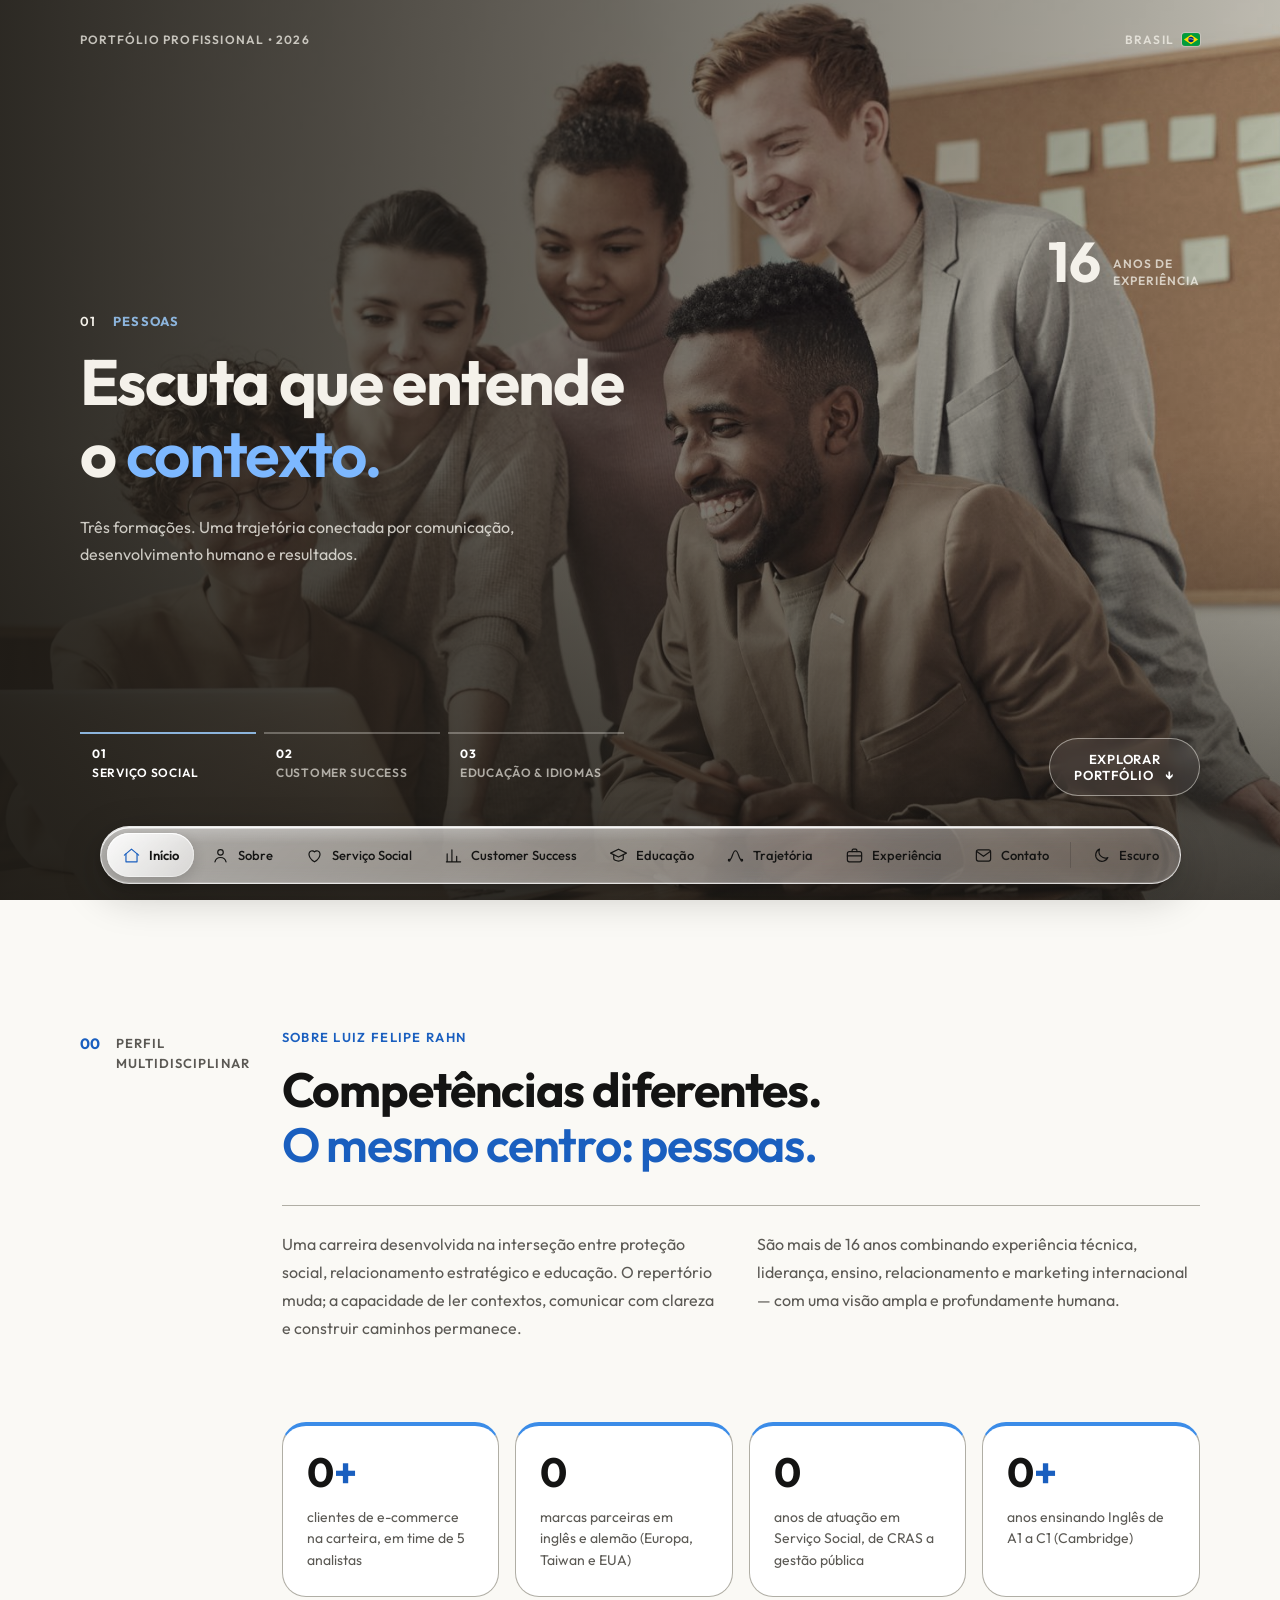
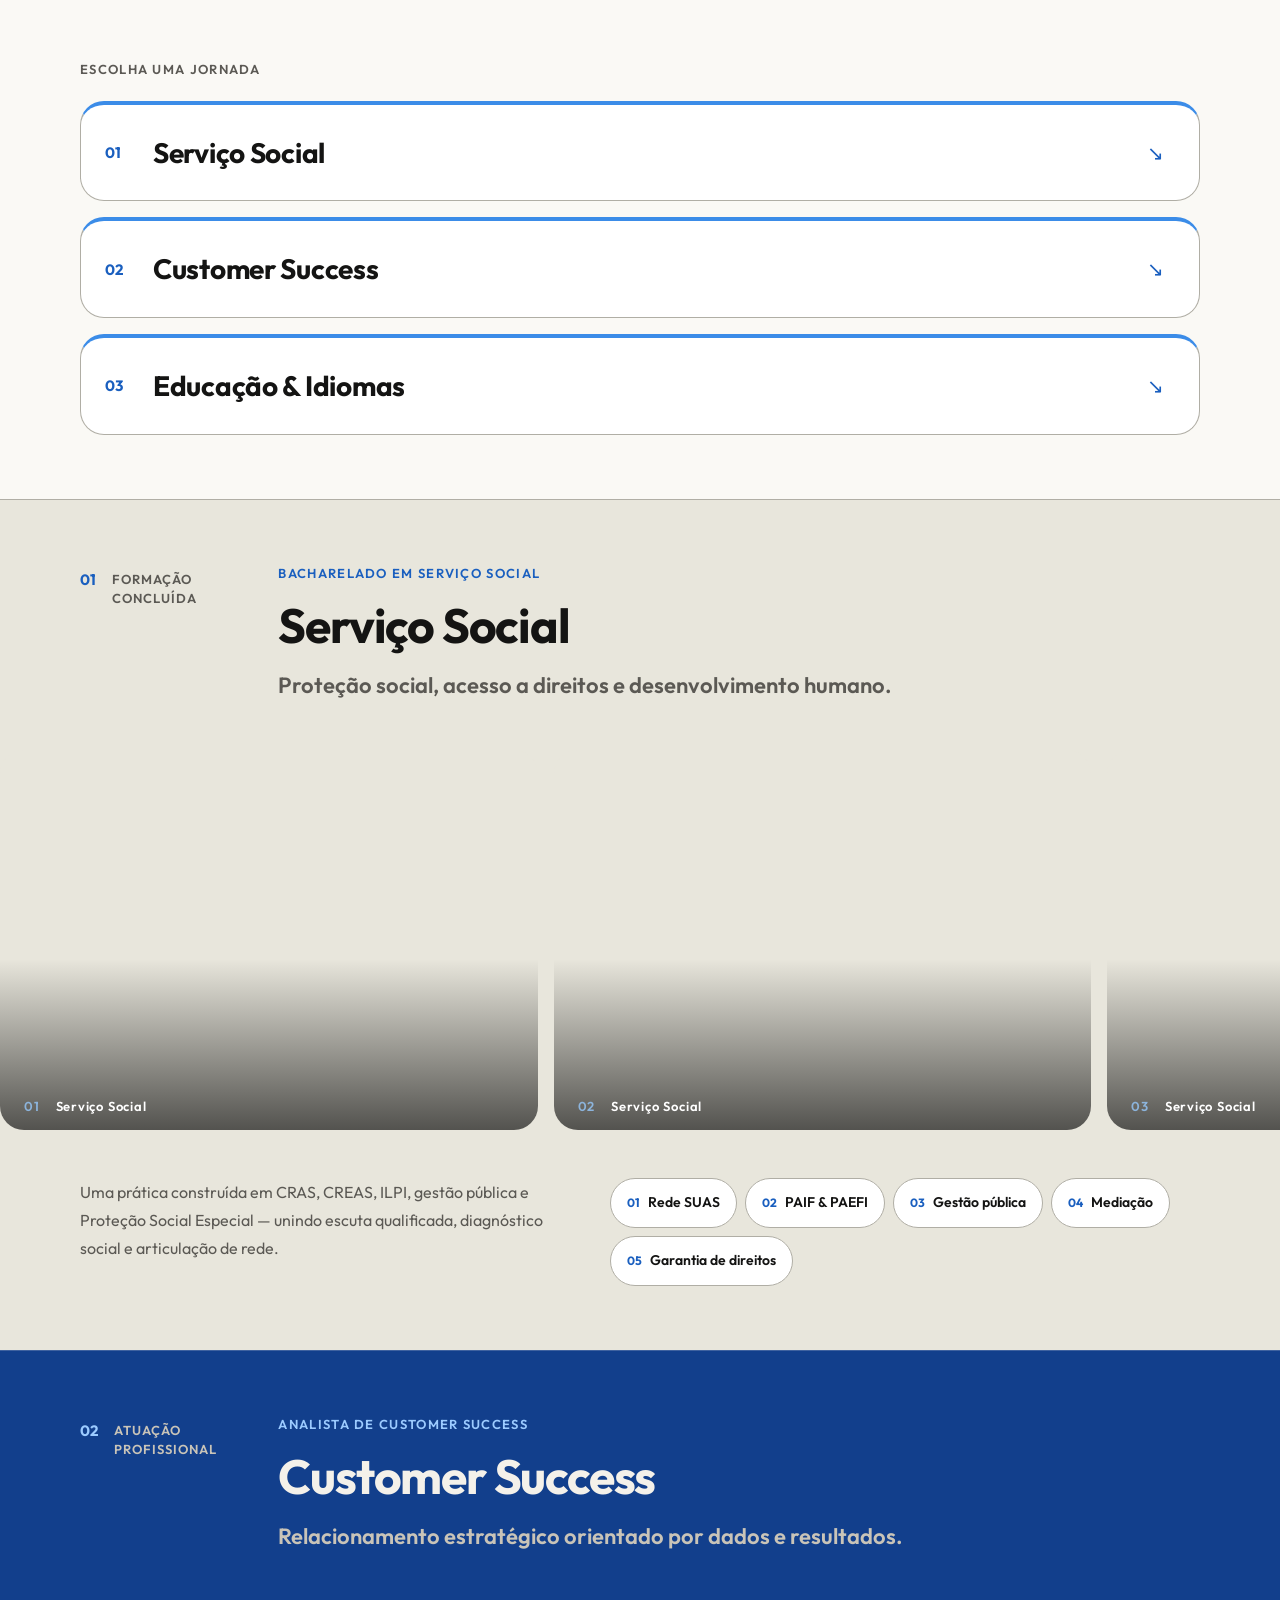
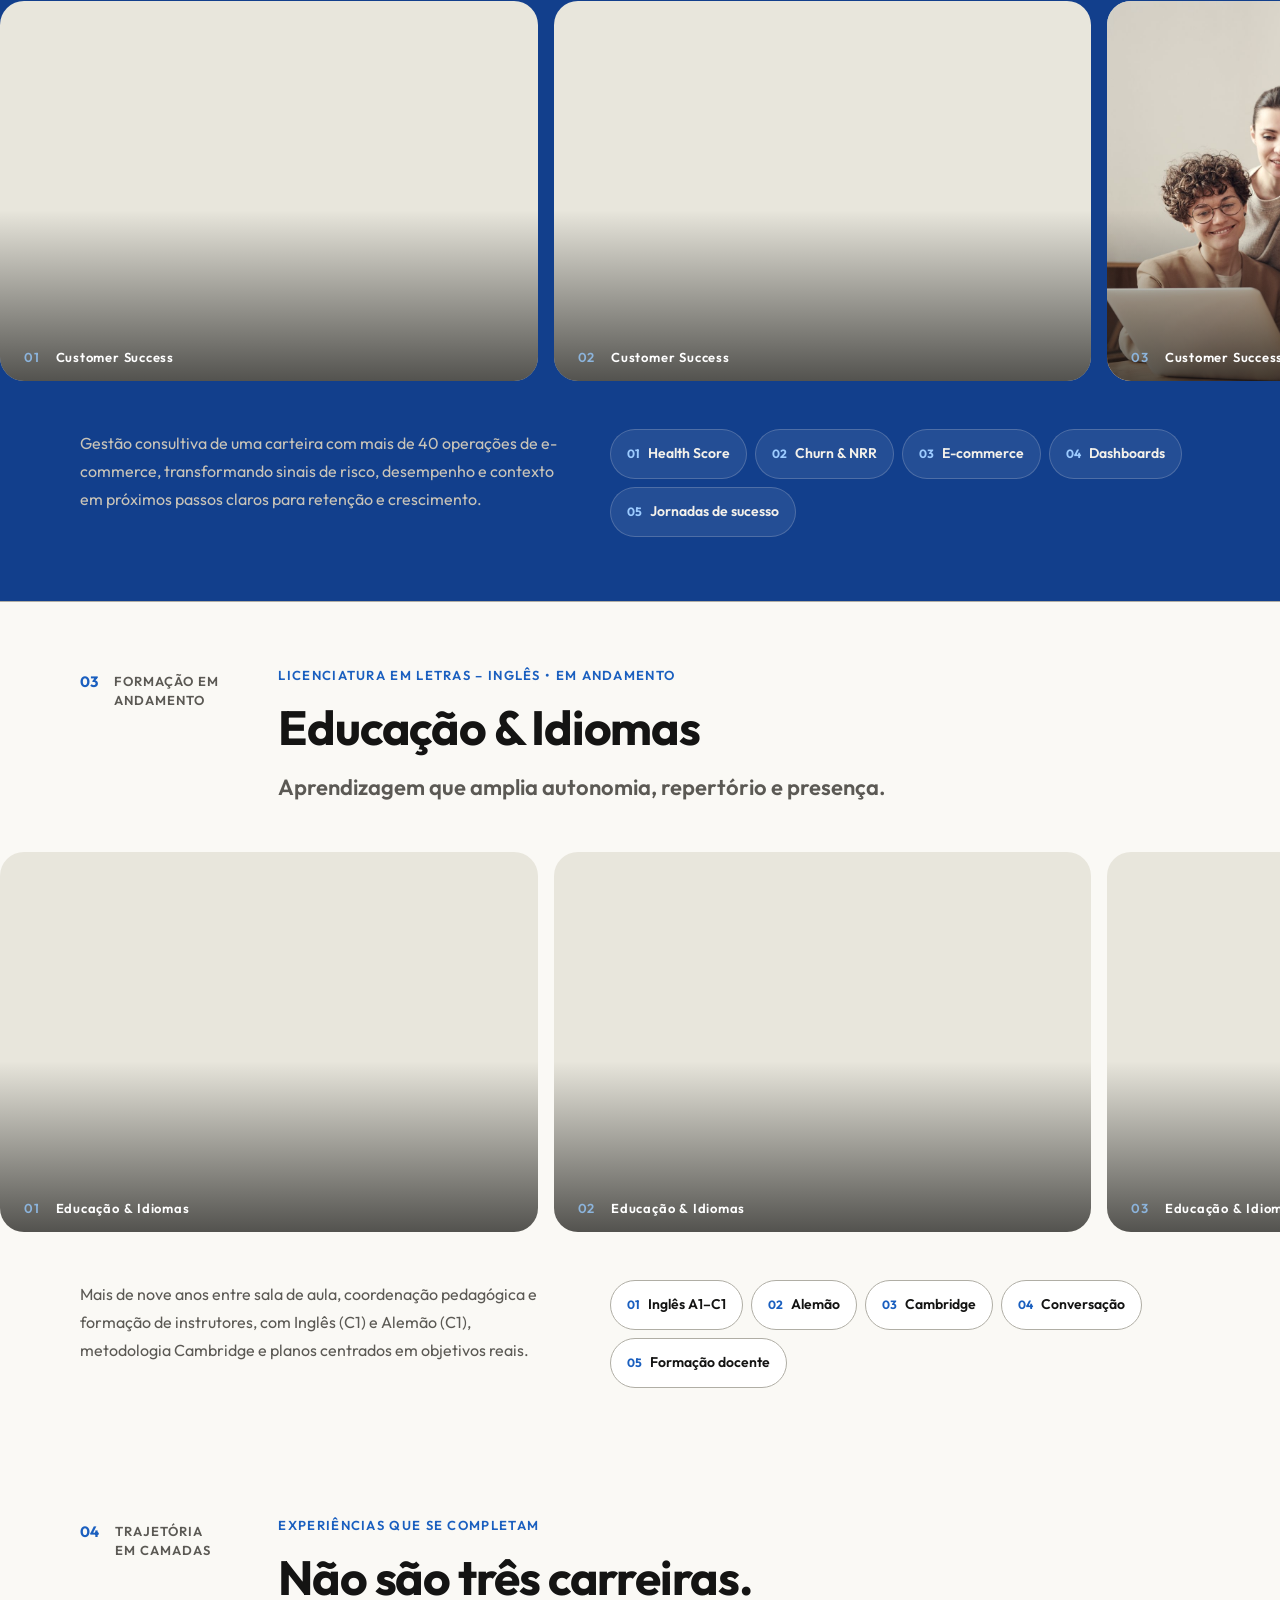
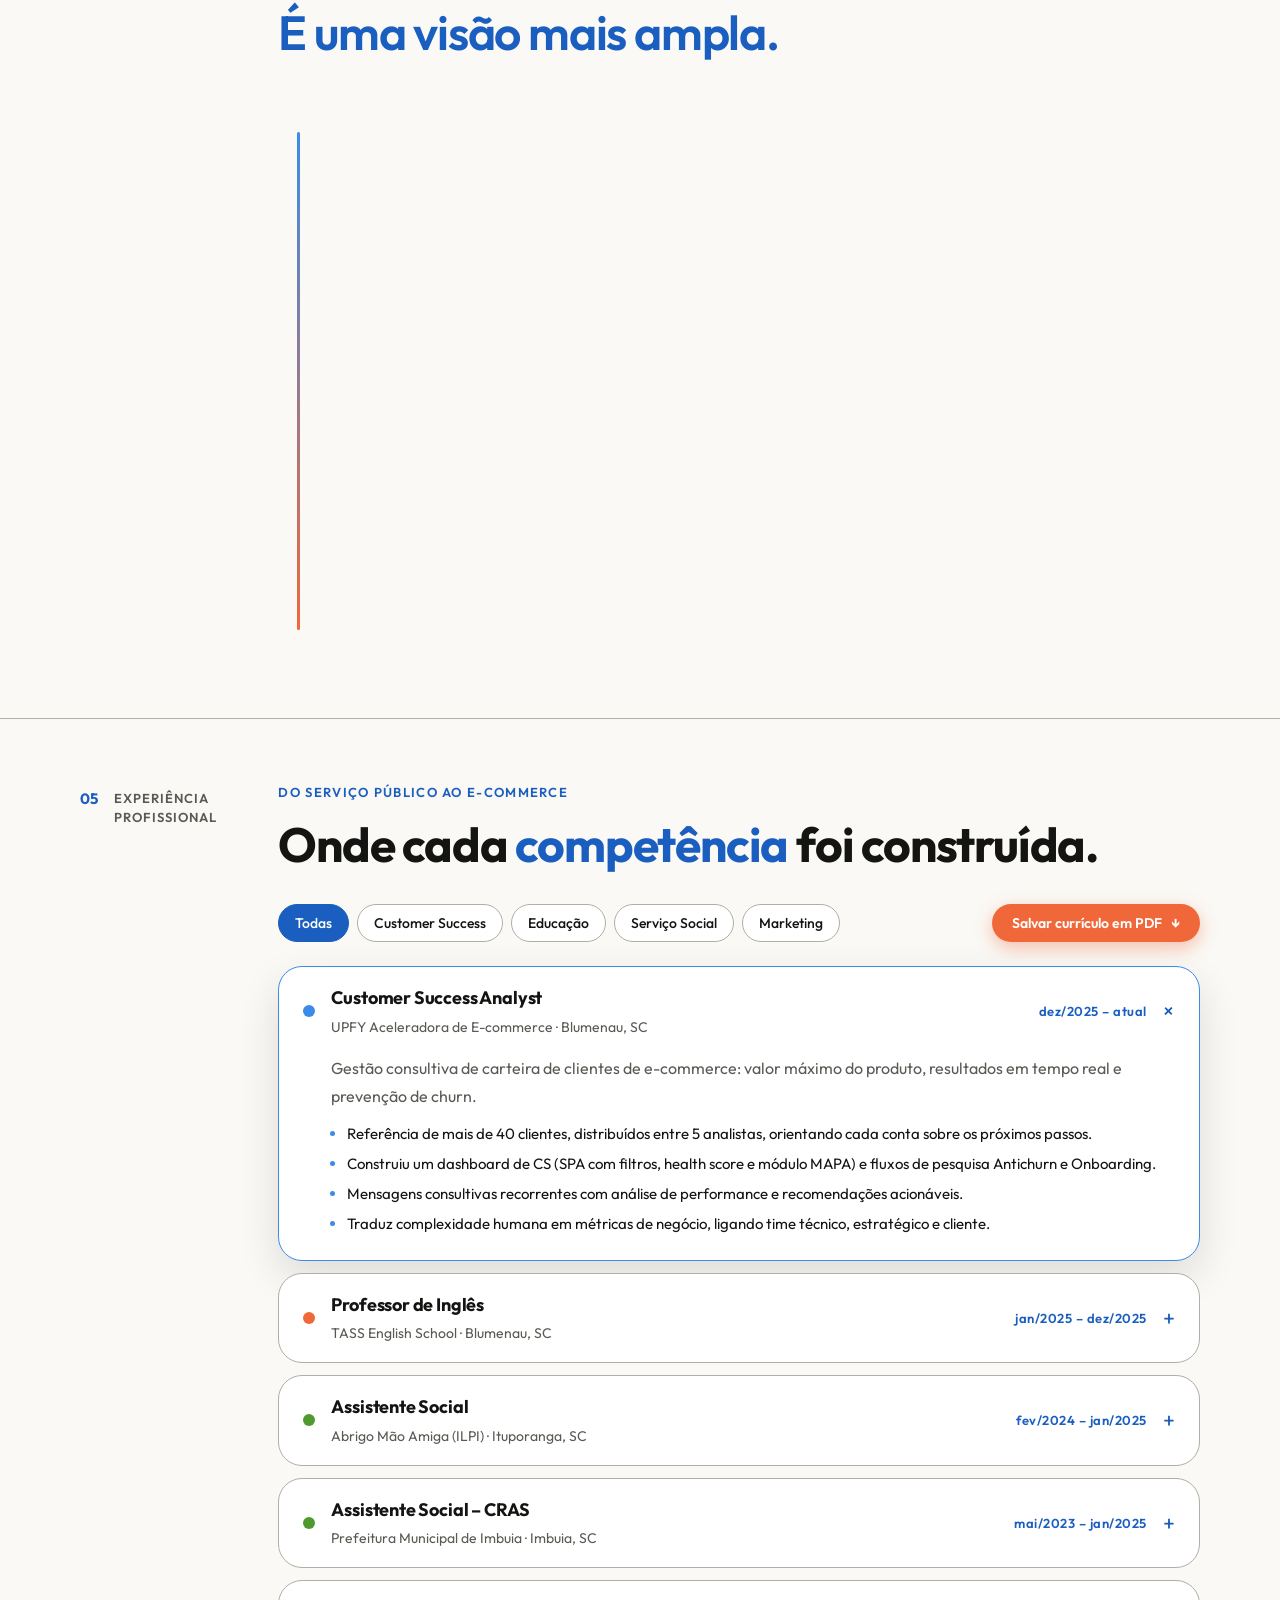
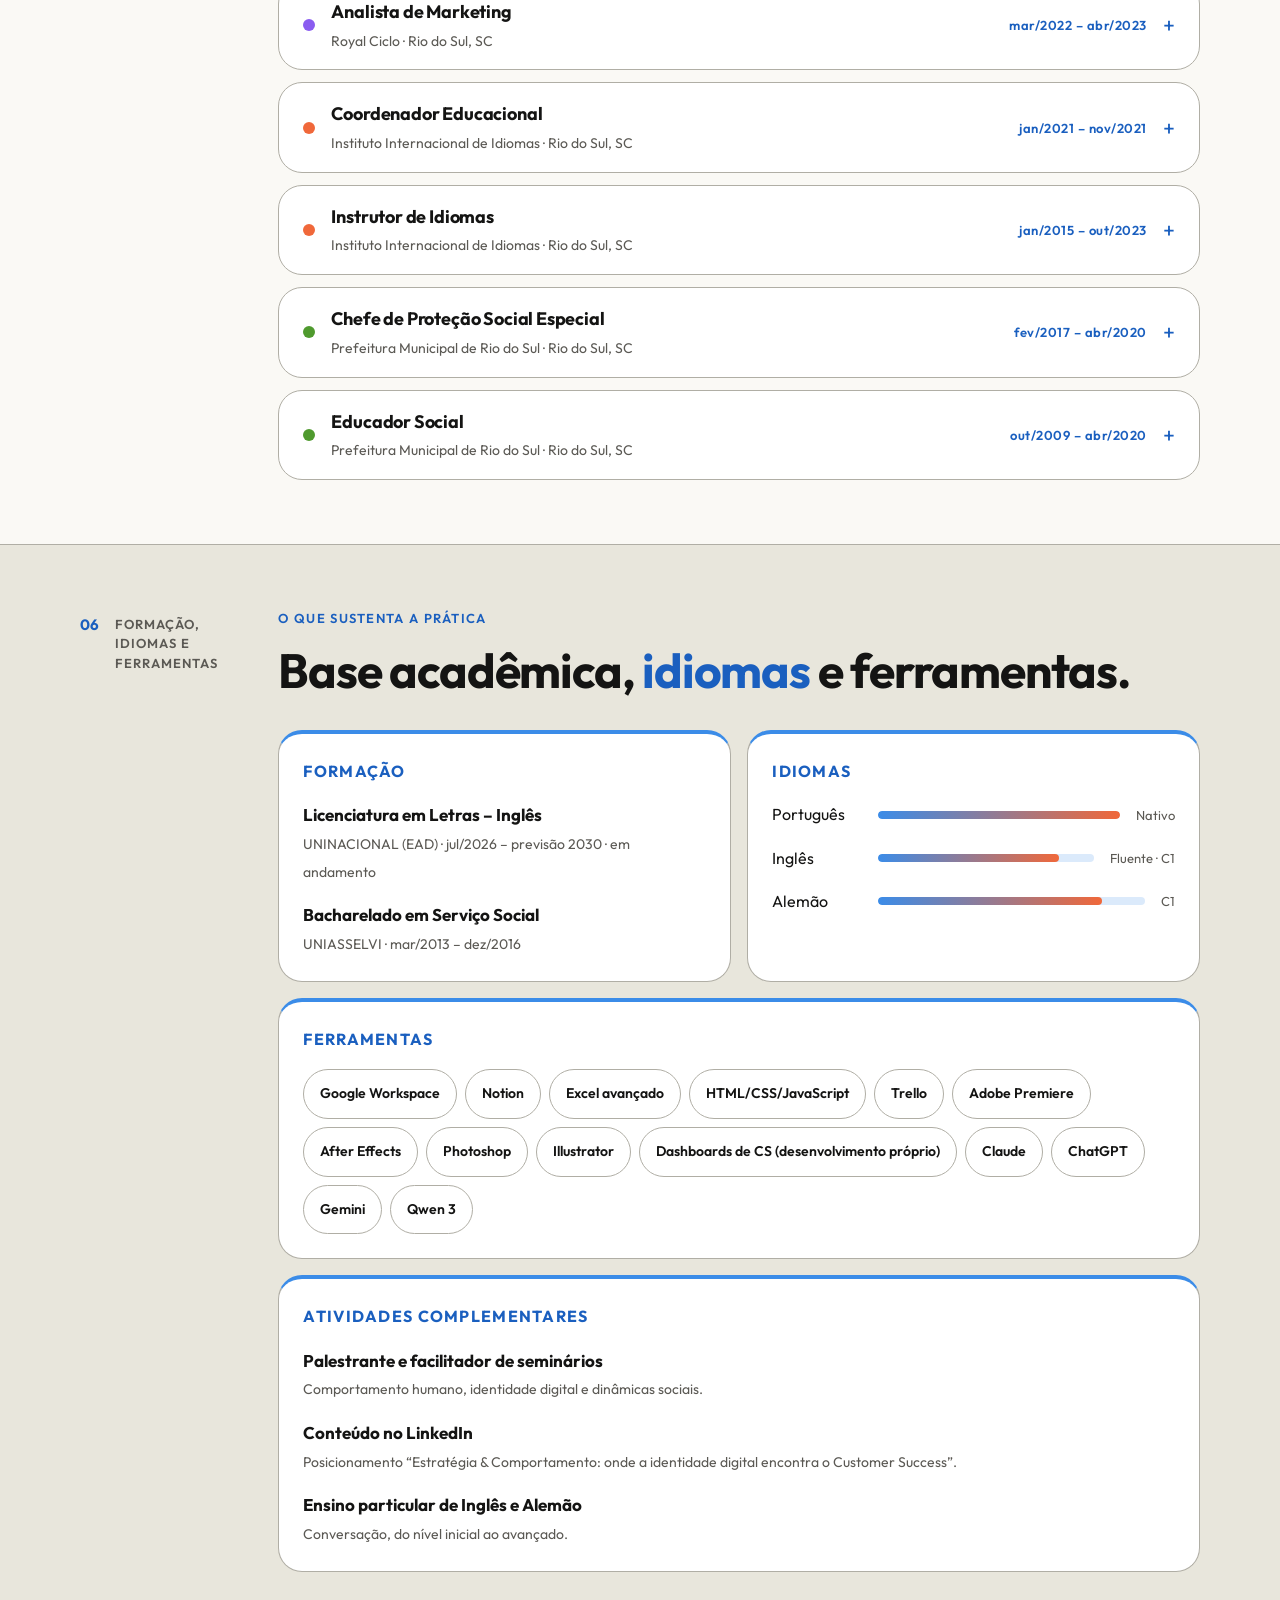
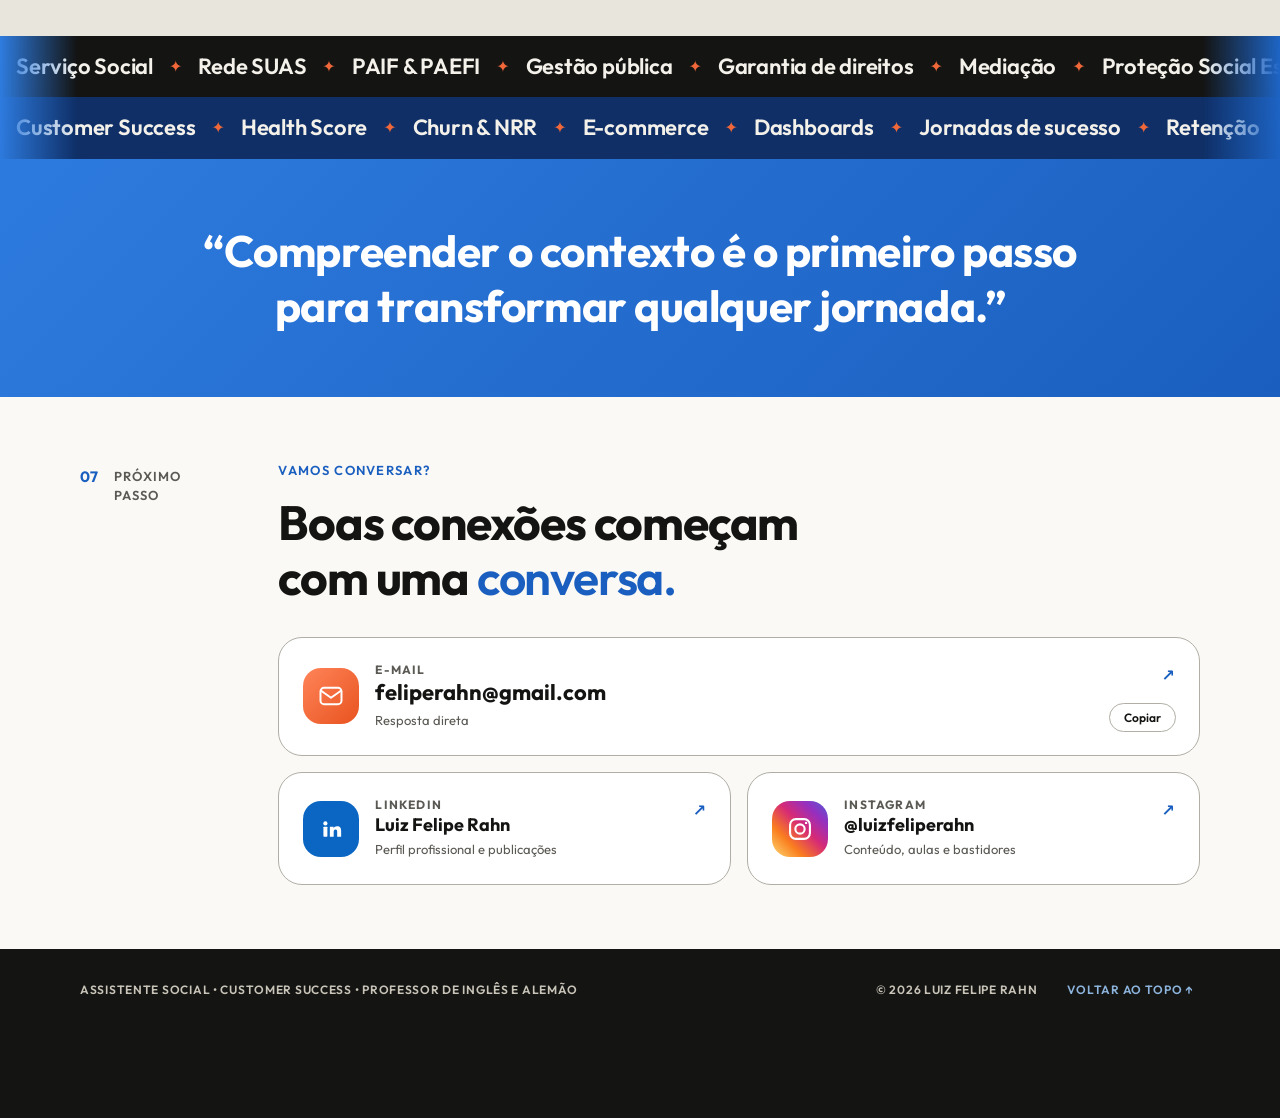
<file: index.html>
<!doctype html>
<html lang="pt-BR">
<head>
  <meta charset="UTF-8">
  <meta http-equiv="Content-Security-Policy" content="default-src 'none'; script-src 'self'; style-src 'self'; img-src 'self' data:; font-src 'self'; connect-src 'none'; manifest-src 'none'; object-src 'none'; frame-src 'none'; worker-src 'none'; base-uri 'none'; form-action 'none'; upgrade-insecure-requests; require-trusted-types-for 'script'">
  <meta name="referrer" content="strict-origin-when-cross-origin">
  <meta name="viewport" content="width=device-width,initial-scale=1">
  <meta name="description" content="Serviço Social, Customer Success e Educação conectados por comunicação, desenvolvimento humano e resultados.">
  <meta name="robots" content="index,follow">
  <meta name="theme-color" content="#FAF9F5">
  <link rel="canonical" href="https://feliperahn-sudo.github.io/portfolio/">
  <meta property="og:url" content="https://feliperahn-sudo.github.io/portfolio/">
  <meta property="og:type" content="website">
  <meta name="twitter:card" content="summary_large_image">
  <meta property="og:title" content="Luiz Felipe Rahn | Portfólio Profissional">
  <meta property="og:description" content="Três formações. Uma trajetória conectada por pessoas, estratégia e aprendizagem.">
  <meta property="og:image" content="https://feliperahn-sudo.github.io/portfolio/og.png">
  <title>Luiz Felipe Rahn | Portfólio Profissional</title>
  <link rel="icon" href="favicon.svg">
  <link rel="stylesheet" href="style.css">
  <script src="script.js" defer></script>
</head>
<body>
<div class="progress" id="progress" aria-hidden="true"></div>
<a class="skip-link" href="#about">Ir para o conteúdo</a>
<main>
  <header class="topbar"><nav class="capsule" id="sideNav" aria-label="Navegação principal"><button class="active" data-go="home" aria-label="Início"><svg viewBox="0 0 24 24" aria-hidden="true" fill="none" stroke="currentColor" stroke-width="1.5" stroke-linecap="round" stroke-linejoin="round"><path d="M3 11.5 12 4l9 7.5"/><path d="M5 10v10h14V10"/></svg><span>Início</span></button><button data-go="about" aria-label="Sobre"><svg viewBox="0 0 24 24" aria-hidden="true" fill="none" stroke="currentColor" stroke-width="1.5" stroke-linecap="round" stroke-linejoin="round"><circle cx="12" cy="8" r="3.5"/><path d="M5 20c.8-3.6 3.6-5.5 7-5.5s6.2 1.9 7 5.5"/></svg><span>Sobre</span></button><button data-go="social" aria-label="Serviço Social"><svg viewBox="0 0 24 24" aria-hidden="true" fill="none" stroke="currentColor" stroke-width="1.5" stroke-linecap="round" stroke-linejoin="round"><path d="M12 20s-7-4.4-7-10a4 4 0 0 1 7-2.5A4 4 0 0 1 19 10c0 5.6-7 10-7 10Z"/></svg><span>Serviço Social</span></button><button data-go="cs" aria-label="Customer Success"><svg viewBox="0 0 24 24" aria-hidden="true" fill="none" stroke="currentColor" stroke-width="1.5" stroke-linecap="round" stroke-linejoin="round"><path d="M4 20V10M10 20V5M16 20v-7M21 20H3"/></svg><span>Customer Success</span></button><button data-go="education" aria-label="Educação"><svg viewBox="0 0 24 24" aria-hidden="true" fill="none" stroke="currentColor" stroke-width="1.5" stroke-linecap="round" stroke-linejoin="round"><path d="m2 9 10-5 10 5-10 5Z"/><path d="M6 11.5V16c0 1.5 3 3 6 3s6-1.500 6-3v-4.500"/></svg><span>Educação</span></button><button data-go="trajectory" aria-label="Trajetória"><svg viewBox="0 0 24 24" aria-hidden="true" fill="none" stroke="currentColor" stroke-width="1.5" stroke-linecap="round" stroke-linejoin="round"><path d="M4 18c4 0 4-12 8-12s4 12 8 12"/><circle cx="4" cy="18" r="1"/><circle cx="20" cy="18" r="1"/></svg><span>Trajetória</span></button><button data-go="experience" aria-label="Experiência"><svg viewBox="0 0 24 24" aria-hidden="true" fill="none" stroke="currentColor" stroke-width="1.5" stroke-linecap="round" stroke-linejoin="round"><rect x="3" y="7" width="18" height="13" rx="2.5"/><path d="M9 7V5.500A1.500 1.500 0 0 1 10.500 4h3A1.500 1.500 0 0 1 15 5.500V7M3 12.500h18"/></svg><span>Experiência</span></button><button data-go="contact" aria-label="Contato"><svg viewBox="0 0 24 24" aria-hidden="true" fill="none" stroke="currentColor" stroke-width="1.5" stroke-linecap="round" stroke-linejoin="round"><rect x="3" y="5" width="18" height="14" rx="2.5"/><path d="m3.500 7 8.500 6 8.500-6"/></svg><span>Contato</span></button><i class="divider" aria-hidden="true"></i><button class="theme-toggle" id="themeToggle" aria-label="Ativar modo escuro"><b class="i-moon"><svg viewBox="0 0 24 24" aria-hidden="true" fill="none" stroke="currentColor" stroke-width="1.5" stroke-linecap="round" stroke-linejoin="round"><path d="M20 14.500A8 8 0 0 1 9.500 4 8 8 0 1 0 20 14.500Z"/></svg></b><b class="i-sun"><svg viewBox="0 0 24 24" aria-hidden="true" fill="none" stroke="currentColor" stroke-width="1.5" stroke-linecap="round" stroke-linejoin="round"><circle cx="12" cy="12" r="4"/><path d="M12 2v2M12 20v2M2 12h2M20 12h2M5 5l1.500 1.500M17.500 17.500 19 19M5 19l1.500-1.500M17.500 6.500 19 5"/></svg></b><span>Escuro</span></button></nav></header>

  <section id="home" class="hero">
    <img class="hero-video" src="assets/images/cs-03.jpg" alt="" aria-hidden="true" fetchpriority="high" decoding="async">
    <div class="video-veil"></div><div class="hero-top"><span>PORTFÓLIO PROFISSIONAL • 2026</span><span>BRASIL<svg class="flag" viewBox="0 0 28 20" aria-hidden="true"><rect width="28" height="20" fill="#009C3B"/><path d="M14 2.500 25 10 14 17.500 3 10Z" fill="#FFDF00"/><circle cx="14" cy="10" r="4.200" fill="#002776"/><path d="M10 9.200q4-1.200 8 1" stroke="#fff" stroke-width=".8" fill="none"/></svg></span></div>
    <div class="hero-copy" id="heroCopy"><p class="eyebrow"><span>01</span><b>PESSOAS</b></p><h1>Escuta que entende<br>o <em>contexto.</em></h1><p class="hero-sub">Três formações. Uma trajetória conectada por comunicação, desenvolvimento humano e resultados.</p></div>
    <div class="hero-controls"><div><button class="active" data-slide="0"><span>01</span>SERVIÇO SOCIAL</button><button data-slide="1"><span>02</span>CUSTOMER SUCCESS</button><button data-slide="2"><span>03</span>EDUCAÇÃO & IDIOMAS</button></div><button class="explore" data-go="about">EXPLORAR<br>PORTFÓLIO <b>↓</b></button></div>
    <div class="hero-counter"><strong>16</strong><span>ANOS DE<br>EXPERIÊNCIA</span></div>
  </section>

  <section id="about" class="intro shell"><div class="section-label"><span>00</span><p>PERFIL<br>MULTIDISCIPLINAR</p></div><div class="intro-main"><p class="eyebrow">SOBRE LUIZ FELIPE RAHN</p><h2>Competências diferentes.<br><em>O mesmo centro: pessoas.</em></h2><div class="intro-grid"><p>Uma carreira desenvolvida na interseção entre proteção social, relacionamento estratégico e educação. O repertório muda; a capacidade de ler contextos, comunicar com clareza e construir caminhos permanece.</p><p>São mais de 16 anos combinando experiência técnica, liderança, ensino, relacionamento e marketing internacional — com uma visão ampla e profundamente humana.</p></div></div><div class="stat-rail"><article><strong data-count="40">40<span>+</span></strong><p>clientes de e-commerce na carteira, em time de 5 analistas</p></article><article><strong data-count="18">18</strong><p>marcas parceiras em inglês e alemão (Europa, Taiwan e EUA)</p></article><article><strong data-count="15">15</strong><p>anos de atuação em Serviço Social, de CRAS a gestão pública</p></article><article><strong data-count="9">9<span>+</span></strong><p>anos ensinando Inglês de A1 a C1 (Cambridge)</p></article></div></section>

  <section class="path-index shell"><p>ESCOLHA UMA JORNADA</p><button data-go="social"><span>01</span><strong>Serviço Social</strong><i>↘</i></button><button data-go="cs"><span>02</span><strong>Customer Success</strong><i>↘</i></button><button data-go="education"><span>03</span><strong>Educação & Idiomas</strong><i>↘</i></button></section>

  <section id="social" class="profession profession-1"><div class="profession-head shell"><div class="section-label"><span>01</span><p>FORMAÇÃO CONCLUÍDA</p></div><div><p class="eyebrow">BACHARELADO EM SERVIÇO SOCIAL</p><h2>Serviço Social</h2><h3>Proteção social, acesso a direitos e desenvolvimento humano.</h3></div></div><div class="media-carousel"><div class="carousel-track">
    <figure><img loading="lazy" decoding="async" src="assets/images/social-01.jpg" alt="Serviço Social — ambiente profissional 1"><figcaption><span>01</span>Serviço Social</figcaption></figure><figure><img loading="lazy" decoding="async" src="assets/images/social-02.jpg" alt="Serviço Social — ambiente profissional 2"><figcaption><span>02</span>Serviço Social</figcaption></figure><figure><img loading="lazy" decoding="async" src="assets/images/social-03.jpg" alt="Serviço Social — ambiente profissional 3"><figcaption><span>03</span>Serviço Social</figcaption></figure><figure><img loading="lazy" decoding="async" src="assets/images/social-01.jpg" alt="" aria-hidden="true"><figcaption><span>01</span>Serviço Social</figcaption></figure><figure><img loading="lazy" decoding="async" src="assets/images/social-02.jpg" alt="" aria-hidden="true"><figcaption><span>02</span>Serviço Social</figcaption></figure><figure><img loading="lazy" decoding="async" src="assets/images/social-03.jpg" alt="" aria-hidden="true"><figcaption><span>03</span>Serviço Social</figcaption></figure>
  </div></div><div class="profession-body shell"><p>Uma prática construída em CRAS, CREAS, ILPI, gestão pública e Proteção Social Especial — unindo escuta qualificada, diagnóstico social e articulação de rede.</p><div class="skill-cloud"><span><b>01</b>Rede SUAS</span><span><b>02</b>PAIF & PAEFI</span><span><b>03</b>Gestão pública</span><span><b>04</b>Mediação</span><span><b>05</b>Garantia de direitos</span></div></div></section>

  <section id="cs" class="profession profession-2"><div class="profession-head shell"><div class="section-label"><span>02</span><p>ATUAÇÃO PROFISSIONAL</p></div><div><p class="eyebrow">ANALISTA DE CUSTOMER SUCCESS</p><h2>Customer Success</h2><h3>Relacionamento estratégico orientado por dados e resultados.</h3></div></div><div class="media-carousel"><div class="carousel-track">
    <figure><img loading="lazy" decoding="async" src="assets/images/cs-01.jpg" alt="Customer Success — ambiente profissional 1"><figcaption><span>01</span>Customer Success</figcaption></figure><figure><img loading="lazy" decoding="async" src="assets/images/cs-02.jpg" alt="Customer Success — ambiente profissional 2"><figcaption><span>02</span>Customer Success</figcaption></figure><figure><img loading="lazy" decoding="async" src="assets/images/cs-03.jpg" alt="Customer Success — ambiente profissional 3"><figcaption><span>03</span>Customer Success</figcaption></figure><figure><img loading="lazy" decoding="async" src="assets/images/cs-01.jpg" alt="" aria-hidden="true"><figcaption><span>01</span>Customer Success</figcaption></figure><figure><img loading="lazy" decoding="async" src="assets/images/cs-02.jpg" alt="" aria-hidden="true"><figcaption><span>02</span>Customer Success</figcaption></figure><figure><img loading="lazy" decoding="async" src="assets/images/cs-03.jpg" alt="" aria-hidden="true"><figcaption><span>03</span>Customer Success</figcaption></figure>
  </div></div><div class="profession-body shell"><p>Gestão consultiva de uma carteira com mais de 40 operações de e-commerce, transformando sinais de risco, desempenho e contexto em próximos passos claros para retenção e crescimento.</p><div class="skill-cloud"><span><b>01</b>Health Score</span><span><b>02</b>Churn & NRR</span><span><b>03</b>E-commerce</span><span><b>04</b>Dashboards</span><span><b>05</b>Jornadas de sucesso</span></div></div></section>

  <section id="education" class="profession profession-3"><div class="profession-head shell"><div class="section-label"><span>03</span><p>FORMAÇÃO EM ANDAMENTO</p></div><div><p class="eyebrow">LICENCIATURA EM LETRAS – INGLÊS • EM ANDAMENTO</p><h2>Educação & Idiomas</h2><h3>Aprendizagem que amplia autonomia, repertório e presença.</h3></div></div><div class="media-carousel"><div class="carousel-track">
    <figure><img loading="lazy" decoding="async" src="assets/images/education-01.jpg" alt="Educação — ambiente profissional 1"><figcaption><span>01</span>Educação & Idiomas</figcaption></figure><figure><img loading="lazy" decoding="async" src="assets/images/education-02.jpg" alt="Educação — ambiente profissional 2"><figcaption><span>02</span>Educação & Idiomas</figcaption></figure><figure><img loading="lazy" decoding="async" src="assets/images/education-03.jpg" alt="Educação — ambiente profissional 3"><figcaption><span>03</span>Educação & Idiomas</figcaption></figure><figure><img loading="lazy" decoding="async" src="assets/images/education-01.jpg" alt="" aria-hidden="true"><figcaption><span>01</span>Educação & Idiomas</figcaption></figure><figure><img loading="lazy" decoding="async" src="assets/images/education-02.jpg" alt="" aria-hidden="true"><figcaption><span>02</span>Educação & Idiomas</figcaption></figure><figure><img loading="lazy" decoding="async" src="assets/images/education-03.jpg" alt="" aria-hidden="true"><figcaption><span>03</span>Educação & Idiomas</figcaption></figure>
  </div></div><div class="profession-body shell"><p>Mais de nove anos entre sala de aula, coordenação pedagógica e formação de instrutores, com Inglês (C1) e Alemão (C1), metodologia Cambridge e planos centrados em objetivos reais.</p><div class="skill-cloud"><span><b>01</b>Inglês A1–C1</span><span><b>02</b>Alemão</span><span><b>03</b>Cambridge</span><span><b>04</b>Conversação</span><span><b>05</b>Formação docente</span></div></div></section>

  <section id="trajectory" class="trajectory shell"><div class="section-label"><span>04</span><p>TRAJETÓRIA<br>EM CAMADAS</p></div><div class="trajectory-main"><p class="eyebrow">EXPERIÊNCIAS QUE SE COMPLETAM</p><h2>Não são três carreiras.<br><em>É uma visão mais ampla.</em></h2><div class="timeline"><article><span>01</span><time>HOJE</time><h3>Customer Success</h3><p>Gestão de carteira, estratégia, retenção e performance em e-commerce.</p></article><article><span>02</span><time>09+ ANOS</time><h3>Educação & Idiomas</h3><p>Docência, coordenação pedagógica, Cambridge e formação de instrutores.</p></article><article><span>03</span><time>15+ ANOS</time><h3>Serviço Social</h3><p>CRAS, CREAS, ILPI, gestão municipal e Proteção Social Especial.</p></article><article><span>04</span><time>INTERNACIONAL</time><h3>Marketing</h3><p>Relacionamento B2B e articulação com 18 marcas parceiras.</p></article></div></div></section>
  <section id="experience" class="experience shell"><div class="section-label"><span>05</span><p>EXPERIÊNCIA<br>PROFISSIONAL</p></div><div class="experience-main"><p class="eyebrow">DO SERVIÇO PÚBLICO AO E-COMMERCE</p><h2>Onde cada <em>competência</em> foi construída.</h2><div class="exp-tools"><div class="chips" role="group" aria-label="Filtrar por área"><button type="button" class="chip active" data-filter="all" aria-pressed="true">Todas</button><button type="button" class="chip" data-filter="cs" aria-pressed="false">Customer Success</button><button type="button" class="chip" data-filter="edu" aria-pressed="false">Educação</button><button type="button" class="chip" data-filter="social" aria-pressed="false">Serviço Social</button><button type="button" class="chip" data-filter="mkt" aria-pressed="false">Marketing</button></div><button type="button" class="btn-print" id="printCv">Salvar currículo em PDF <b>↓</b></button></div><div class="roles"><details class="role" data-area="cs" open><summary><span class="role-dot" aria-hidden="true"></span><div><h3>Customer Success Analyst</h3><p class="role-org">UPFY Aceleradora de E-commerce · Blumenau, SC</p></div><time>dez/2025 – atual</time><i class="role-chevron" aria-hidden="true">+</i></summary><div class="role-body"><p>Gestão consultiva de carteira de clientes de e-commerce: valor máximo do produto, resultados em tempo real e prevenção de churn.</p><ul><li>Referência de mais de 40 clientes, distribuídos entre 5 analistas, orientando cada conta sobre os próximos passos.</li><li>Construiu um dashboard de CS (SPA com filtros, health score e módulo MAPA) e fluxos de pesquisa Antichurn e Onboarding.</li><li>Mensagens consultivas recorrentes com análise de performance e recomendações acionáveis.</li><li>Traduz complexidade humana em métricas de negócio, ligando time técnico, estratégico e cliente.</li></ul></div></details><details class="role" data-area="edu"><summary><span class="role-dot" aria-hidden="true"></span><div><h3>Professor de Inglês</h3><p class="role-org">TASS English School · Blumenau, SC</p></div><time>jan/2025 – dez/2025</time><i class="role-chevron" aria-hidden="true">+</i></summary><div class="role-body"><p>Aulas para crianças (6–11), adolescentes (12–17), jovens e adultos, em todos os níveis (A1–C1).</p><ul><li>Metodologia Cambridge combinada a abordagens lúdicas e didática criativa.</li><li>Diagnóstico individual de perfil e necessidades para personalizar o plano de ensino.</li></ul></div></details><details class="role" data-area="social"><summary><span class="role-dot" aria-hidden="true"></span><div><h3>Assistente Social</h3><p class="role-org">Abrigo Mão Amiga (ILPI) · Ituporanga, SC</p></div><time>fev/2024 – jan/2025</time><i class="role-chevron" aria-hidden="true">+</i></summary><div class="role-body"><p>Assistência direta a idosos em Instituição de Longa Permanência.</p><ul><li>Acolhimento, avaliação socioeconômica e familiar e elaboração do Plano de Atendimento Individual (PAI).</li><li>Orientação sensível a familiares e trabalho com equipe de saúde e psicologia.</li><li>Garantia de direitos conforme o Estatuto do Idoso e normas sanitárias; participação no Conselho Municipal do Idoso.</li></ul></div></details><details class="role" data-area="social"><summary><span class="role-dot" aria-hidden="true"></span><div><h3>Assistente Social – CRAS</h3><p class="role-org">Prefeitura Municipal de Imbuia · Imbuia, SC</p></div><time>mai/2023 – jan/2025</time><i class="role-chevron" aria-hidden="true">+</i></summary><div class="role-body"><p>Acompanhamento psicossocial de famílias em vulnerabilidade, com execução do PAIF.</p><ul><li>Diagnóstico socioeconômico, visitas domiciliares e encaminhamentos à rede socioassistencial.</li><li>Execução de programas como Bolsa Família, BPC e benefícios eventuais, com prestação de contas.</li></ul></div></details><details class="role" data-area="mkt"><summary><span class="role-dot" aria-hidden="true"></span><div><h3>Analista de Marketing</h3><p class="role-org">Royal Ciclo · Rio do Sul, SC</p></div><time>mar/2022 – abr/2023</time><i class="role-chevron" aria-hidden="true">+</i></summary><div class="role-body"><p>Visibilidade de marca, aquisição de clientes e performance de campanhas on/offline.</p><ul><li>Articulou, em inglês e alemão, parcerias com 18 marcas (majoritariamente Europa, além de Taiwan e EUA).</li><li>Organizou eventos nacionais e internacionais da marca.</li><li>Pesquisa de mercado, funis de vendas, conteúdo e SEO, benchmarking e produção de imagem e vídeo (Adobe).</li></ul></div></details><details class="role" data-area="edu"><summary><span class="role-dot" aria-hidden="true"></span><div><h3>Coordenador Educacional</h3><p class="role-org">Instituto Internacional de Idiomas · Rio do Sul, SC</p></div><time>jan/2021 – nov/2021</time><i class="role-chevron" aria-hidden="true">+</i></summary><div class="role-body"><p>Liderança pedagógica: formação de instrutores, planejamento e avaliação de aulas.</p><ul><li>Implantou novo modelo de formação de instrutores, com contextos mais humanizados.</li><li>Conduziu a digitalização completa do ensino para o modelo online.</li><li>Reformulou o registro de evolução dos alunos e padronizou as redes sociais da escola.</li></ul></div></details><details class="role" data-area="edu"><summary><span class="role-dot" aria-hidden="true"></span><div><h3>Instrutor de Idiomas</h3><p class="role-org">Instituto Internacional de Idiomas · Rio do Sul, SC</p></div><time>jan/2015 – out/2023</time><i class="role-chevron" aria-hidden="true">+</i></summary><div class="role-body"><p>8 anos e 10 meses de aulas de Inglês para todas as idades e níveis (A1–C1).</p><ul><li>Centenas de alunos formados com base teórica da Universidade de Cambridge.</li><li>Métodos adaptados a cada faixa etária e perfil de aprendizagem.</li></ul></div></details><details class="role" data-area="social"><summary><span class="role-dot" aria-hidden="true"></span><div><h3>Chefe de Proteção Social Especial</h3><p class="role-org">Prefeitura Municipal de Rio do Sul · Rio do Sul, SC</p></div><time>fev/2017 – abr/2020</time><i class="role-chevron" aria-hidden="true">+</i></summary><div class="role-body"><p>Gestão da Proteção Social Especial do município e implantação do CREAS.</p><ul><li>Presidente do Conselho Municipal de Assistência Social, eleito para duas gestões (2017–2019).</li><li>Captação de recursos federais: elaboração e aprovação de projetos.</li><li>Coordenou a equipe que elaborou a Lei do SUAS e a Lei de Benefícios Eventuais do município.</li><li>Participou do NUEP (Educação Permanente do SUAS) do Governo de SC e geriu reformas de unidades.</li></ul></div></details><details class="role" data-area="social"><summary><span class="role-dot" aria-hidden="true"></span><div><h3>Educador Social</h3><p class="role-org">Prefeitura Municipal de Rio do Sul · Rio do Sul, SC</p></div><time>out/2009 – abr/2020</time><i class="role-chevron" aria-hidden="true">+</i></summary><div class="role-body"><p>Mais de uma década no serviço público municipal, com atendimento ao público e assessoria à chefia.</p><ul><li>Estruturou o Centro POP, unidade para a população em situação de rua.</li><li>Relatórios qualitativos e quantitativos, planilhas e gráficos em Excel; apoio técnico ao CRAS.</li></ul></div></details></div></div></section>
  <section id="profile" class="profile shell"><div class="section-label"><span>06</span><p>FORMAÇÃO,<br>IDIOMAS E<br>FERRAMENTAS</p></div><div class="profile-main"><p class="eyebrow">O QUE SUSTENTA A PRÁTICA</p><h2>Base acadêmica, <em>idiomas</em> e ferramentas.</h2><div class="profile-grid">
<article class="pcard"><h3>Formação</h3><ul class="plist"><li><strong>Licenciatura em Letras – Inglês</strong><span>UNINACIONAL (EAD) · jul/2026 – previsão 2030 · em andamento</span></li><li><strong>Bacharelado em Serviço Social</strong><span>UNIASSELVI · mar/2013 – dez/2016</span></li></ul></article>
<article class="pcard"><h3>Idiomas</h3><ul class="langs"><li><span>Português</span><div class="meter" data-lv="6" role="img" aria-label="Nativo"><i></i></div><em>Nativo</em></li><li><span>Inglês</span><div class="meter" data-lv="5" role="img" aria-label="Fluente, C1"><i></i></div><em>Fluente · C1</em></li><li><span>Alemão</span><div class="meter" data-lv="5" role="img" aria-label="C1"><i></i></div><em>C1</em></li></ul></article>
<article class="pcard wide"><h3>Ferramentas</h3><div class="skill-cloud"><span>Google Workspace</span><span>Notion</span><span>Excel avançado</span><span>HTML/CSS/JavaScript</span><span>Trello</span><span>Adobe Premiere</span><span>After Effects</span><span>Photoshop</span><span>Illustrator</span><span>Dashboards de CS (desenvolvimento próprio)</span><span>Claude</span><span>ChatGPT</span><span>Gemini</span><span>Qwen 3</span></div></article>
<article class="pcard wide"><h3>Atividades complementares</h3><ul class="plist"><li><strong>Palestrante e facilitador de seminários</strong><span>Comportamento humano, identidade digital e dinâmicas sociais.</span></li><li><strong>Conteúdo no LinkedIn</strong><span>Posicionamento “Estratégia &amp; Comportamento: onde a identidade digital encontra o Customer Success”.</span></li><li><strong>Ensino particular de Inglês e Alemão</strong><span>Conversação, do nível inicial ao avançado.</span></li></ul></article>
</div></div></section>
  <section class="statement" aria-label="Palavras-chave"><div class="ticker"><div class="statement-track"><span>Serviço Social</span><i>✦</i><span>Rede SUAS</span><i>✦</i><span>PAIF & PAEFI</span><i>✦</i><span>Gestão pública</span><i>✦</i><span>Garantia de direitos</span><i>✦</i><span>Mediação</span><i>✦</i><span>Proteção Social Especial</span><i>✦</i><span>CRAS & CREAS</span><i>✦</i><span>Escuta qualificada</span><i>✦</i><span>Desenvolvimento humano</span><i>✦</i><span>Educação & Idiomas</span><i>✦</i><span>Inglês A1–C1</span><i>✦</i><span>Alemão</span><i>✦</i><span>Cambridge</span><i>✦</i><span>Conversação</span><i>✦</i><span>Formação docente</span><i>✦</i><span>Coordenação pedagógica</span><i>✦</i><span>Aprendizagem</span><i>✦</i><span>Comunicação</span><i>✦</i><span>Pessoas</span><i>✦</i><span aria-hidden="true">Serviço Social</span><i>✦</i><span aria-hidden="true">Rede SUAS</span><i>✦</i><span aria-hidden="true">PAIF & PAEFI</span><i>✦</i><span aria-hidden="true">Gestão pública</span><i>✦</i><span aria-hidden="true">Garantia de direitos</span><i>✦</i><span aria-hidden="true">Mediação</span><i>✦</i><span aria-hidden="true">Proteção Social Especial</span><i>✦</i><span aria-hidden="true">CRAS & CREAS</span><i>✦</i><span aria-hidden="true">Escuta qualificada</span><i>✦</i><span aria-hidden="true">Desenvolvimento humano</span><i>✦</i><span aria-hidden="true">Educação & Idiomas</span><i>✦</i><span aria-hidden="true">Inglês A1–C1</span><i>✦</i><span aria-hidden="true">Alemão</span><i>✦</i><span aria-hidden="true">Cambridge</span><i>✦</i><span aria-hidden="true">Conversação</span><i>✦</i><span aria-hidden="true">Formação docente</span><i>✦</i><span aria-hidden="true">Coordenação pedagógica</span><i>✦</i><span aria-hidden="true">Aprendizagem</span><i>✦</i><span aria-hidden="true">Comunicação</span><i>✦</i><span aria-hidden="true">Pessoas</span><i>✦</i></div></div><div class="ticker rev"><div class="statement-track"><span>Customer Success</span><i>✦</i><span>Health Score</span><i>✦</i><span>Churn & NRR</span><i>✦</i><span>E-commerce</span><i>✦</i><span>Dashboards</span><i>✦</i><span>Jornadas de sucesso</span><i>✦</i><span>Retenção</span><i>✦</i><span>Estratégia</span><i>✦</i><span>Marketing internacional</span><i>✦</i><span>Resultados</span><i>✦</i><span>Pessoas</span><i>✦</i><span>Comunicação</span><i>✦</i><span>Aprendizagem</span><i>✦</i><span>Coordenação pedagógica</span><i>✦</i><span>Formação docente</span><i>✦</i><span>Conversação</span><i>✦</i><span>Cambridge</span><i>✦</i><span>Alemão</span><i>✦</i><span>Inglês A1–C1</span><i>✦</i><span>Educação & Idiomas</span><i>✦</i><span aria-hidden="true">Customer Success</span><i>✦</i><span aria-hidden="true">Health Score</span><i>✦</i><span aria-hidden="true">Churn & NRR</span><i>✦</i><span aria-hidden="true">E-commerce</span><i>✦</i><span aria-hidden="true">Dashboards</span><i>✦</i><span aria-hidden="true">Jornadas de sucesso</span><i>✦</i><span aria-hidden="true">Retenção</span><i>✦</i><span aria-hidden="true">Estratégia</span><i>✦</i><span aria-hidden="true">Marketing internacional</span><i>✦</i><span aria-hidden="true">Resultados</span><i>✦</i><span aria-hidden="true">Pessoas</span><i>✦</i><span aria-hidden="true">Comunicação</span><i>✦</i><span aria-hidden="true">Aprendizagem</span><i>✦</i><span aria-hidden="true">Coordenação pedagógica</span><i>✦</i><span aria-hidden="true">Formação docente</span><i>✦</i><span aria-hidden="true">Conversação</span><i>✦</i><span aria-hidden="true">Cambridge</span><i>✦</i><span aria-hidden="true">Alemão</span><i>✦</i><span aria-hidden="true">Inglês A1–C1</span><i>✦</i><span aria-hidden="true">Educação & Idiomas</span><i>✦</i></div></div><blockquote>“Compreender o contexto é o primeiro passo para transformar qualquer jornada.”</blockquote></section>
  <section id="contact" class="contact shell"><div class="section-label"><span>07</span><p>PRÓXIMO<br>PASSO</p></div><div><p class="eyebrow">VAMOS CONVERSAR?</p><h2>Boas conexões começam<br>com uma <em>conversa.</em></h2><div class="contact-links"><div class="contact-item"><a class="contact-card c-mail" href="mailto:feliperahn@gmail.com" aria-label="E-mail: feliperahn@gmail.com"><i class="ci"><svg viewBox="0 0 24 24" aria-hidden="true" fill="none" stroke="currentColor" stroke-width="1.7" stroke-linecap="round" stroke-linejoin="round"><rect x="3" y="5" width="18" height="14" rx="3"/><path d="m3.500 7.500 8.500 6 8.500-6"/></svg></i><span class="cc-text"><span class="cc-label">E-mail</span><strong>feliperahn@gmail.com</strong><small>Resposta direta</small></span><b aria-hidden="true">↗</b></a><button type="button" class="copy-btn" id="copyMail" data-copy="feliperahn@gmail.com" aria-label="Copiar e-mail">Copiar</button></div><div class="contact-item"><a class="contact-card c-lin" href="https://www.linkedin.com/in/luiz-felipe-rahn-617aa8324" target="_blank" rel="noopener noreferrer" aria-label="LinkedIn: Luiz Felipe Rahn"><i class="ci"><svg viewBox="0 0 24 24" aria-hidden="true" fill="currentColor"><circle cx="7.200" cy="7.200" r="1.800"/><rect x="5.500" y="10" width="3.400" height="8.600" rx=".6"/><path d="M11 10h3.200v1.300c.6-1 1.700-1.600 3-1.600 2.700 0 3.500 1.700 3.500 4.100v4.800h-3.400v-4.300c0-1.100-.3-1.900-1.400-1.900-1.200 0-1.600.9-1.600 2v4.200H11z"/></svg></i><span class="cc-text"><span class="cc-label">LinkedIn</span><strong>Luiz Felipe Rahn</strong><small>Perfil profissional e publicações</small></span><b aria-hidden="true">↗</b></a></div><div class="contact-item"><a class="contact-card c-ig" href="https://instagram.com/luizfeliperahn" target="_blank" rel="noopener noreferrer" aria-label="Instagram: @luizfeliperahn"><i class="ci"><svg viewBox="0 0 24 24" aria-hidden="true" fill="none" stroke="currentColor" stroke-width="1.8"><rect x="3.500" y="3.500" width="17" height="17" rx="5"/><circle cx="12" cy="12" r="4"/><circle cx="17.200" cy="6.800" r="1" fill="currentColor" stroke="none"/></svg></i><span class="cc-text"><span class="cc-label">Instagram</span><strong>@luizfeliperahn</strong><small>Conteúdo, aulas e bastidores</small></span><b aria-hidden="true">↗</b></a></div></div></div></section>
  <footer><p>ASSISTENTE SOCIAL • CUSTOMER SUCCESS • PROFESSOR DE INGLÊS E ALEMÃO</p><span>© 2026 LUIZ FELIPE RAHN</span><button data-go="home">VOLTAR AO TOPO ↑</button></footer>
</main>
</body>
</html>
</file>
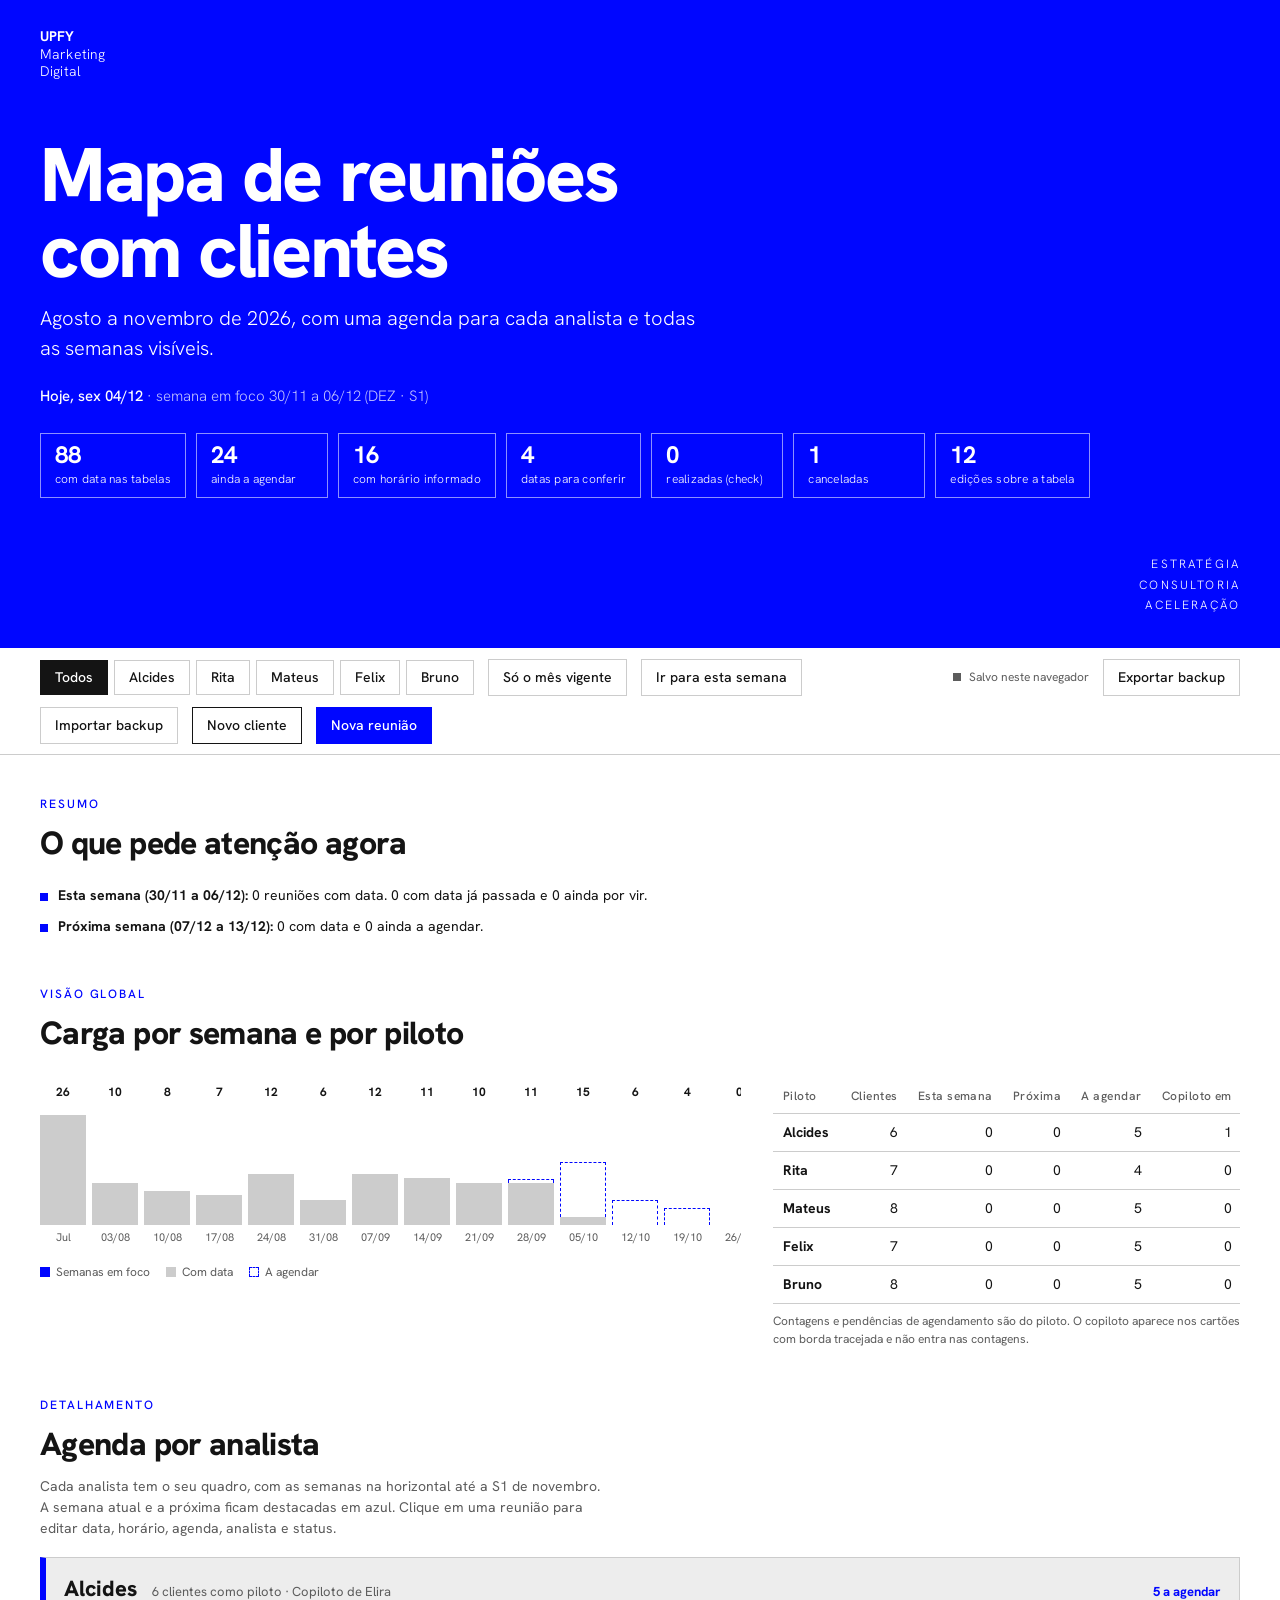
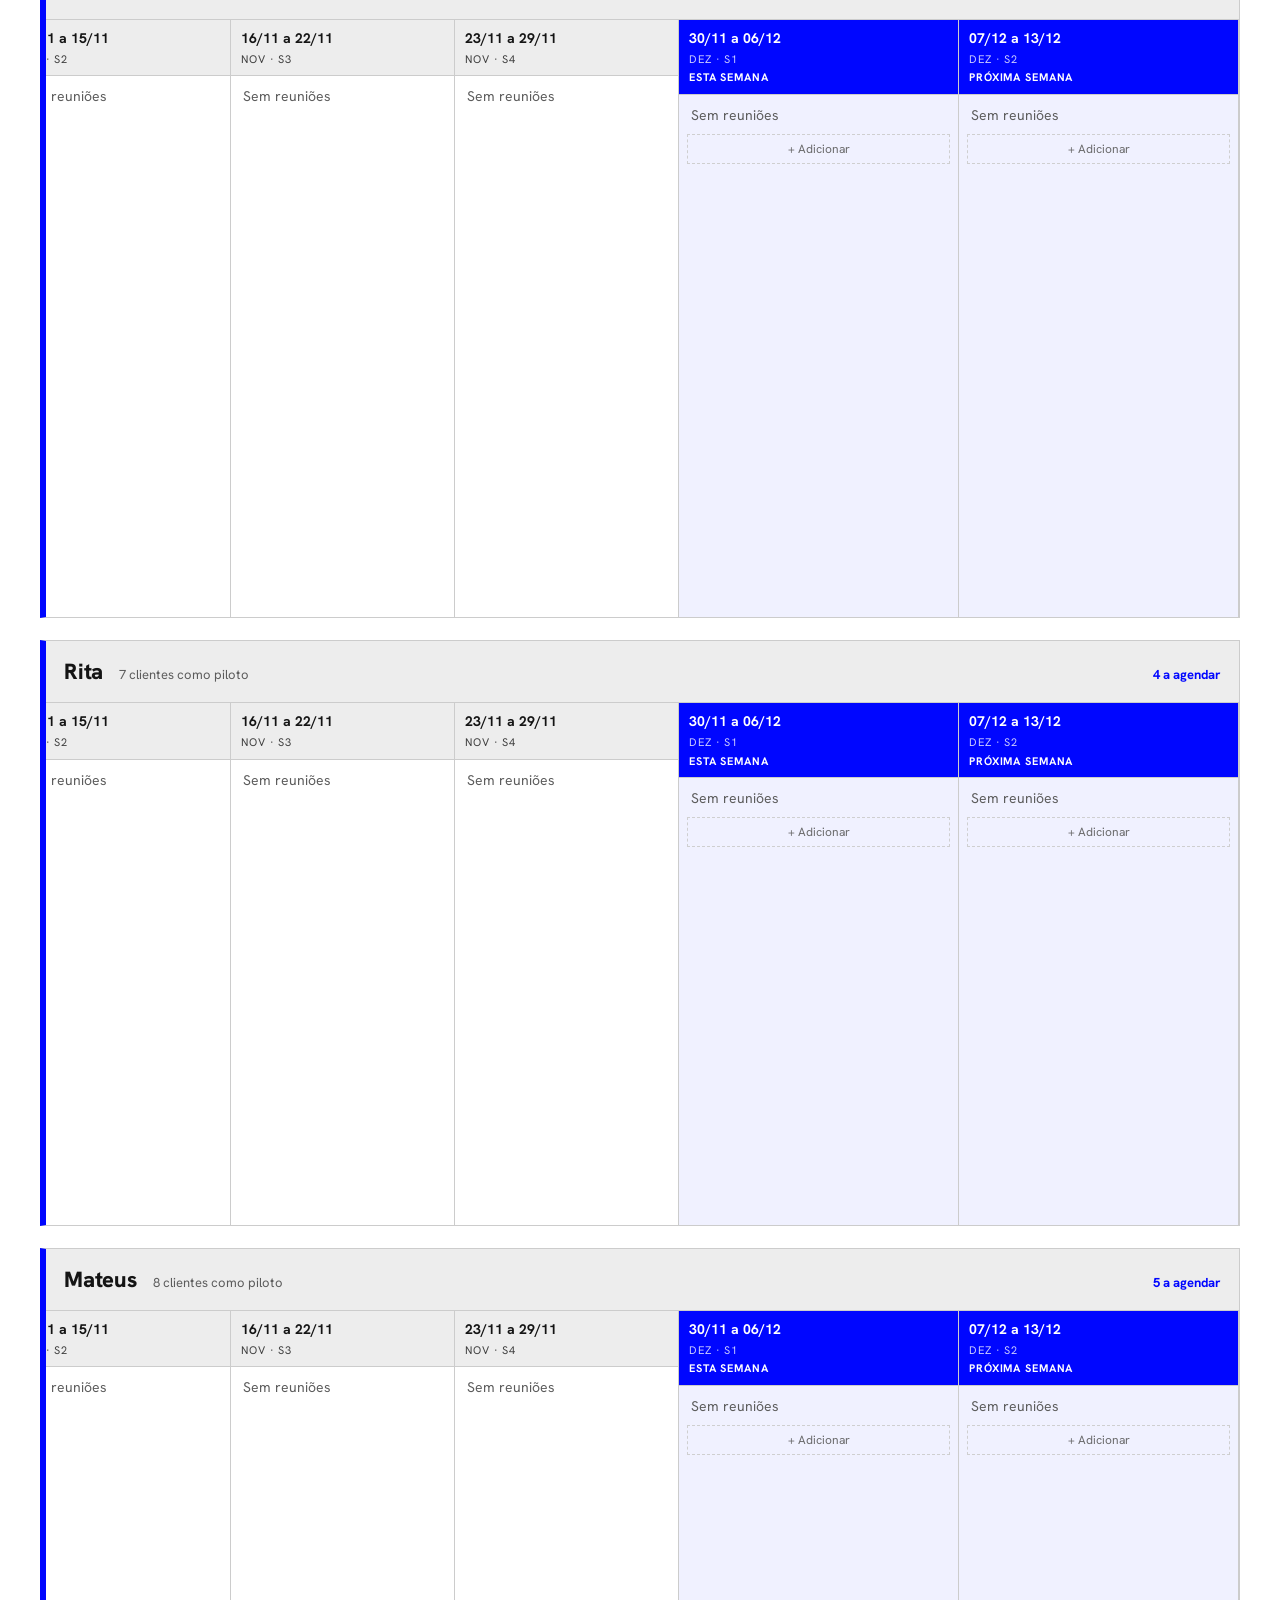
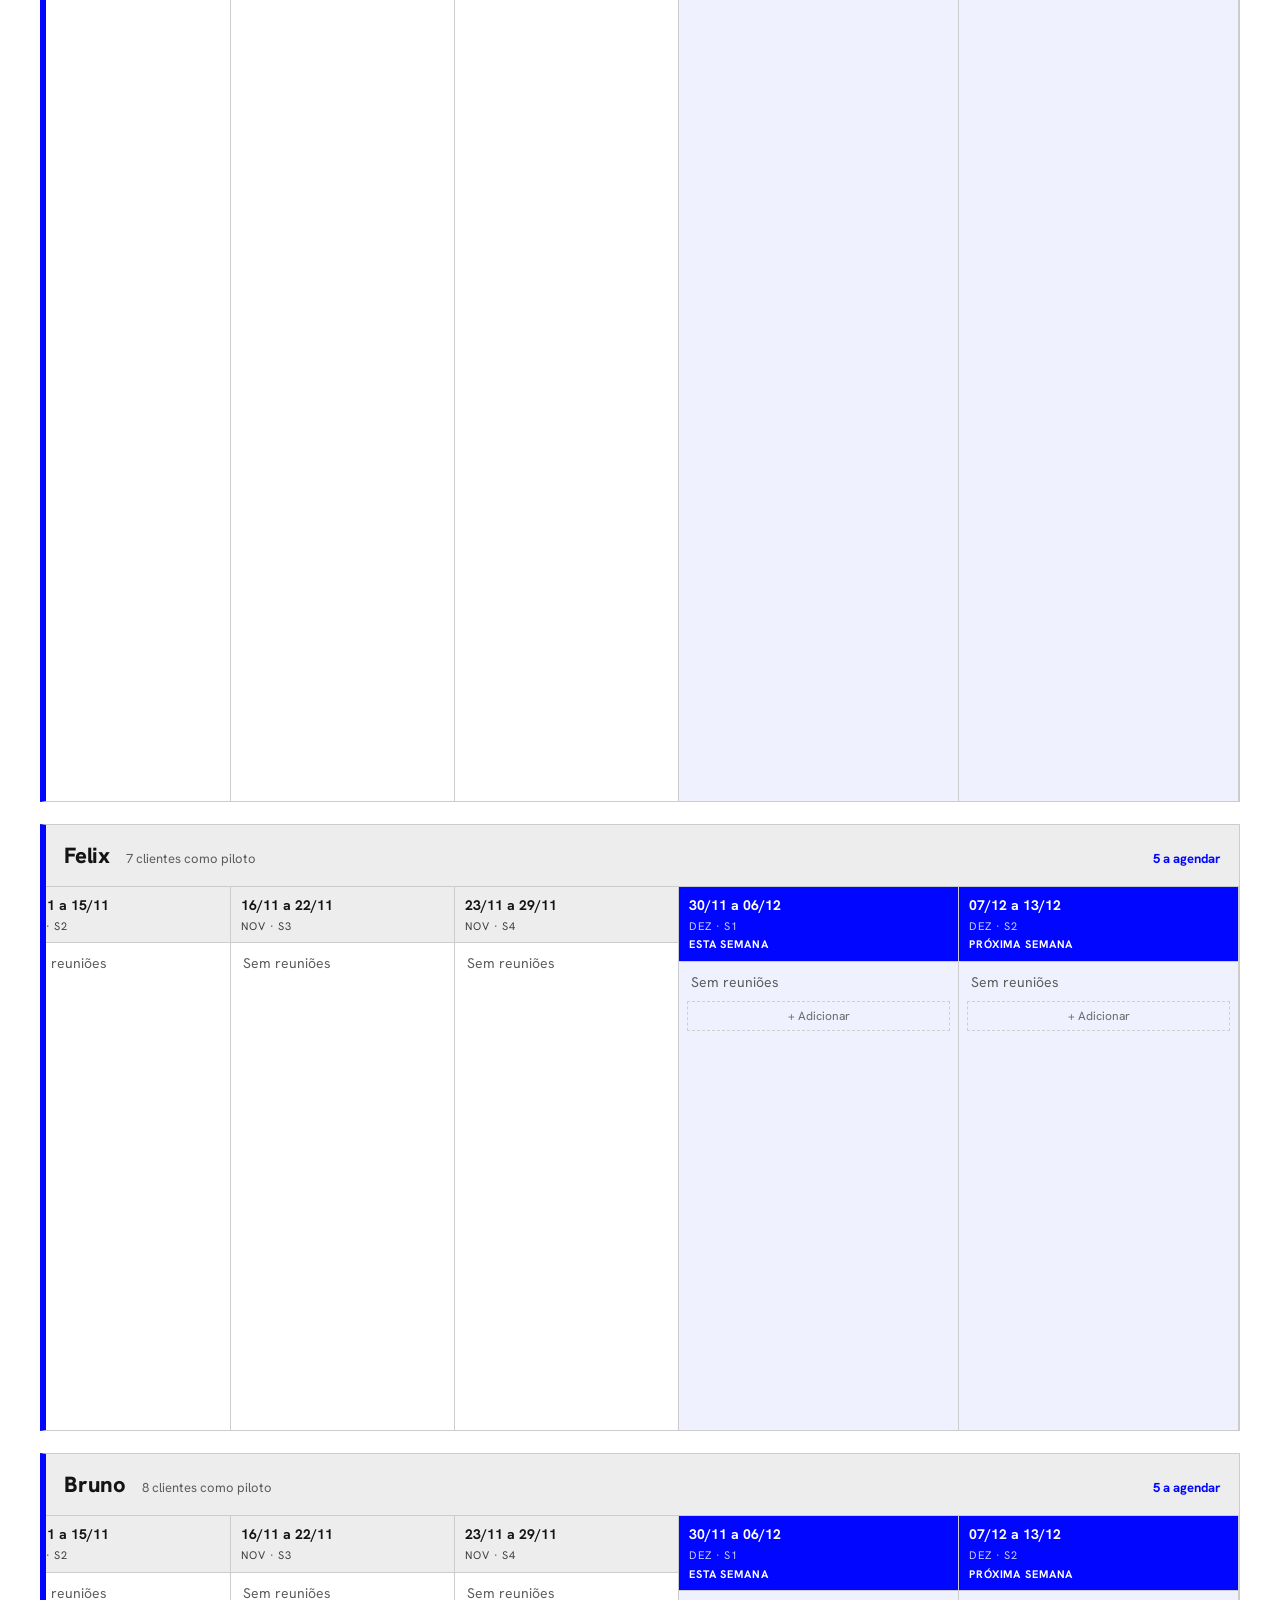
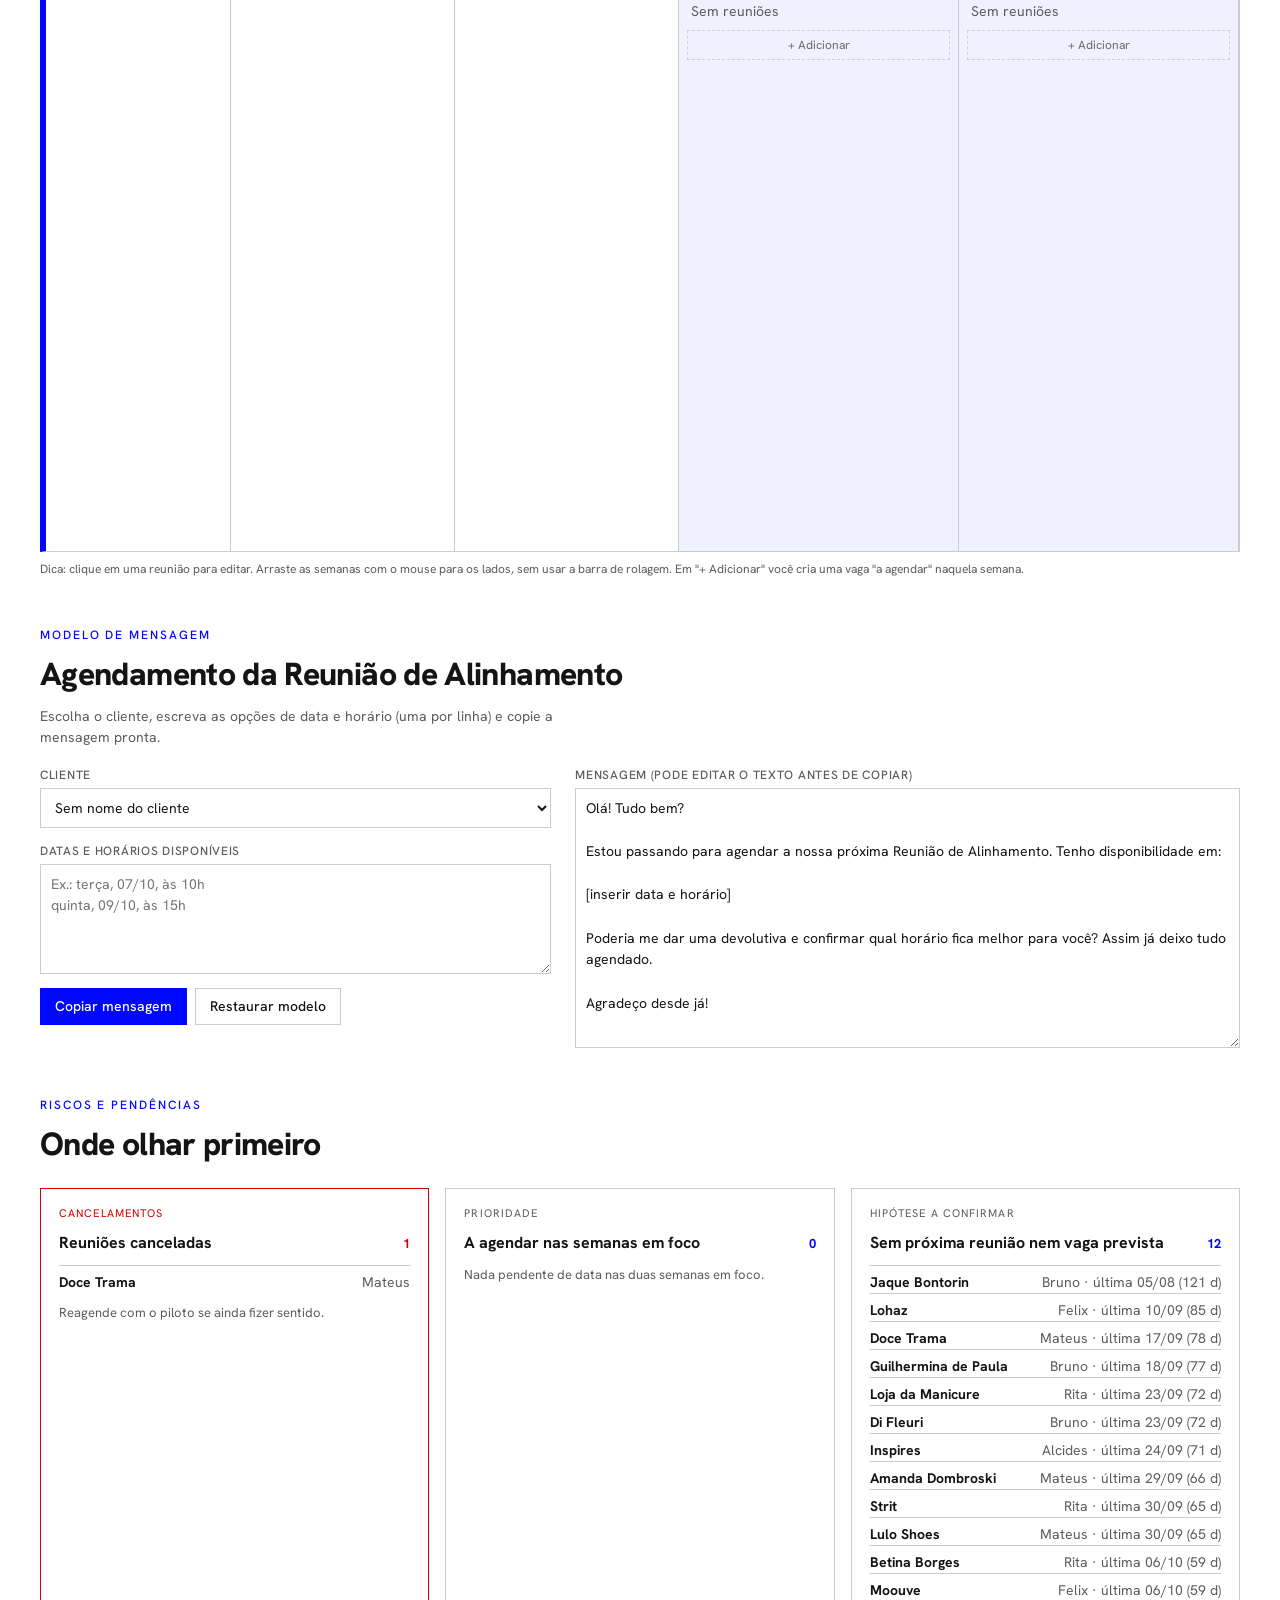
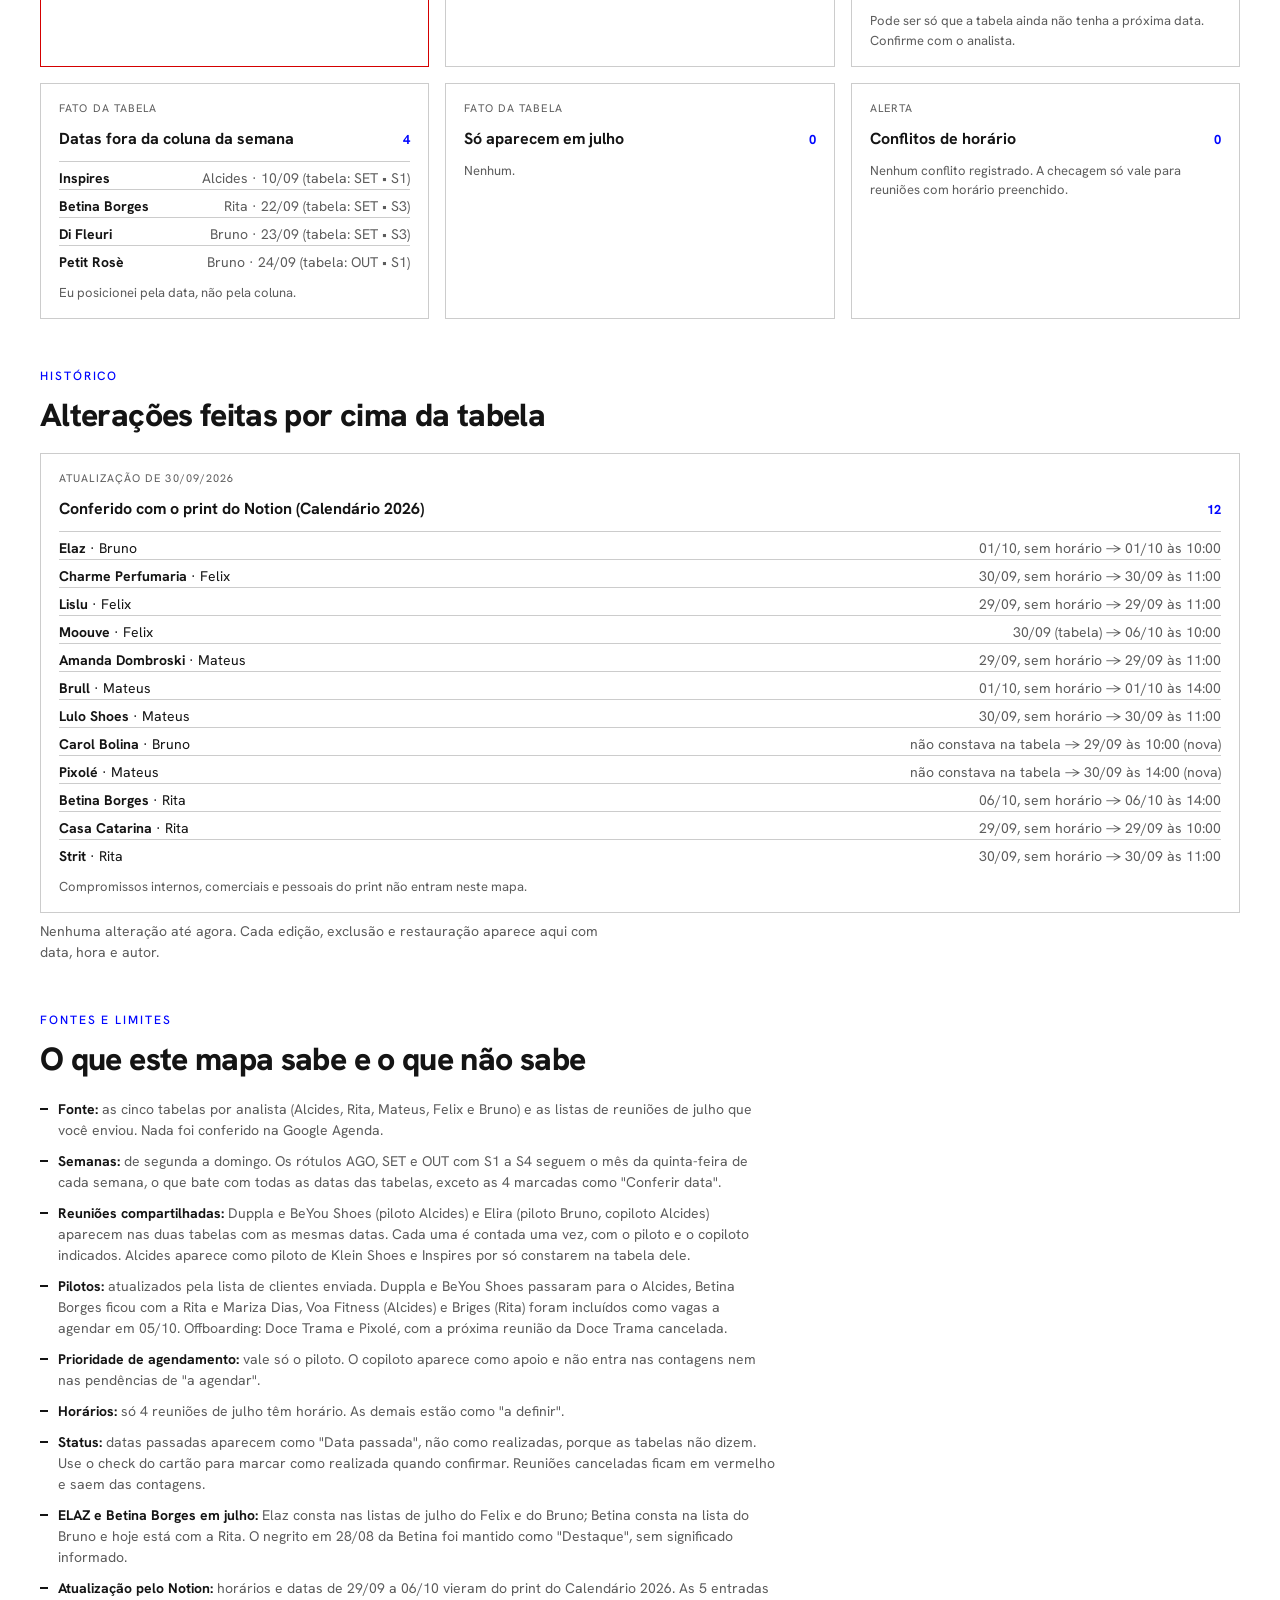
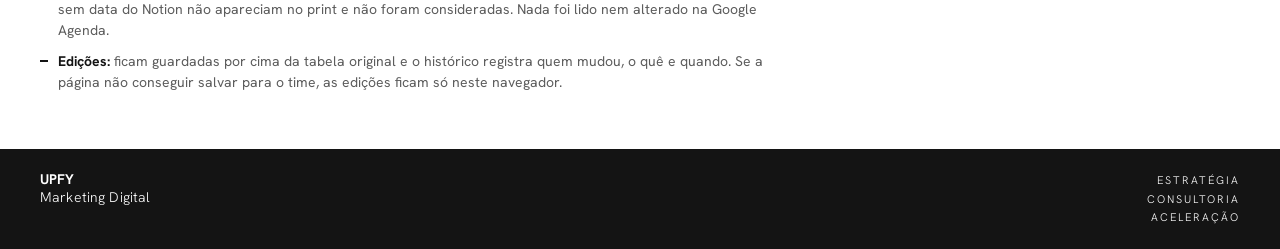
<file: mapa-reunioes-upfy.html>
<!doctype html><html lang="pt-BR"><head><meta charset="utf-8"><meta name="viewport" content="width=device-width,initial-scale=1,viewport-fit=cover"><style>html{color-scheme:light;padding:env(safe-area-inset-top,0) 0 env(safe-area-inset-bottom,0)}body{margin:0}[hidden]{display:none!important}img{max-width:100%}</style></head><body><title>Mapa de Reuniões UPFY</title>
<link rel="stylesheet" href="https://fonts.googleapis.com/css2?family=Hanken+Grotesk:wght@300;400;500;700;800&display=swap">
<style>
/* Layout: capa azul UPFY, barra de filtros fixa, quadro analista x semana com foco em 2 colunas e blur nas demais. */
:root{
  --blue:#0006FF; --ink:#141414; --gray:#CCCCCC; --light:#EDEDED;
  --bg:#FFFFFF; --fg:#141414; --muted:#5C5C5C; --line:#CCCCCC; --surface:#EDEDED; --card:#FFFFFF;
  --focus:#F0F1FF; --accent:#0006FF; --accent-ink:#0006FF; --on-accent:#FFFFFF;
  --warn:#8A4B00; --warn-bg:#FFF1D6; --bar:#CCCCCC;
  --ferrari:#D40000; --ferrari-ink:#D40000; --ferrari-bg:#FDECEC;
  --font:'Hanken Grotesk',system-ui,-apple-system,'Segoe UI',Roboto,sans-serif;
  --col-f:280px; --col-o:224px;
}
@media (prefers-color-scheme: dark){:root:not([data-theme="light"]){
  --bg:#141414; --fg:#EDEDED; --muted:#A6A6A6; --line:#383838; --surface:#1F1F1F; --card:#1B1B1B;
  --focus:#10124A; --accent-ink:#8A8FFF; --warn:#F2B75B; --warn-bg:#2B2112; --bar:#4A4A4A; --ferrari-ink:#FF6B5E; --ferrari-bg:#2A1312; color-scheme:dark;}}
:root[data-theme="dark"]{
  --bg:#141414; --fg:#EDEDED; --muted:#A6A6A6; --line:#383838; --surface:#1F1F1F; --card:#1B1B1B;
  --focus:#10124A; --accent-ink:#8A8FFF; --warn:#F2B75B; --warn-bg:#2B2112; --bar:#4A4A4A; --ferrari-ink:#FF6B5E; --ferrari-bg:#2A1312; color-scheme:dark;}
*{box-sizing:border-box}
body{background:var(--bg);color:var(--fg);font-family:var(--font);font-size:14px;line-height:1.5;margin:0}
button,input,select,textarea{font:inherit;color:inherit}
h1,h2,h3,p,ul{margin:0}
ul{padding:0;list-style:none}
.wrap{width:100%;max-width:1320px;margin:0 auto;padding-inline:clamp(16px,4vw,40px)}
:focus-visible{outline:2px solid var(--accent-ink);outline-offset:2px}

/* Capa */
.cover{background:var(--blue);color:#fff}
.cover .wrap{padding-block:28px 32px;display:grid;gap:56px}
.sig{font-weight:300;font-size:14px;line-height:1.25;letter-spacing:.01em}
.sig b{font-weight:700;display:block}
.cover h1{font-size:clamp(38px,7vw,76px);font-weight:800;line-height:1;letter-spacing:-.03em;text-wrap:balance}
.cover .sub{font-weight:300;font-size:clamp(16px,2vw,20px);margin-top:14px;max-width:60ch}
.cover .now{margin-top:22px;font-weight:500;font-size:15px}
.cover .now span{opacity:.75;font-weight:300}
.tagline{justify-self:end;text-align:right;font-weight:300;font-size:12px;letter-spacing:.18em;text-transform:uppercase;line-height:1.7}
.seals{display:flex;flex-wrap:wrap;gap:10px;margin-top:26px}
.seal{border:1px solid rgba(255,255,255,.55);padding:8px 14px;min-width:132px}
.seal b{display:block;font-size:24px;font-weight:700;line-height:1.1;font-variant-numeric:tabular-nums}
.seal span{font-size:12px;font-weight:300;letter-spacing:.02em}

/* Barra */
.bar{position:sticky;top:env(safe-area-inset-top,0px);z-index:30;background:var(--bg);border-bottom:1px solid var(--line)}
.bar .wrap{display:flex;flex-wrap:wrap;gap:10px 14px;align-items:center;padding-block:10px}
.chips{display:flex;gap:6px;overflow-x:auto;max-width:100%;padding-block:2px}
.chip{border:1px solid var(--line);background:transparent;padding:6px 14px;cursor:pointer;white-space:nowrap;font-weight:500}
.chip[aria-pressed="true"]{background:var(--fg);color:var(--bg);border-color:var(--fg)}
.btn{border:1px solid var(--fg);background:transparent;padding:7px 14px;cursor:pointer;font-weight:500}
.btn:hover{background:var(--surface)}
.btn.primary{background:var(--accent);border-color:var(--accent);color:var(--on-accent)}
.btn.primary:hover{filter:brightness(1.12)}
.btn.ghost{border-color:var(--line)}
.btn.danger{border-color:var(--ferrari);color:var(--ferrari-ink)}
.btn.danger:hover{background:var(--ferrari-bg)}
.btn[disabled]{opacity:.45;cursor:not-allowed}
.sp{flex:1}
.dform.cm .hide-cm{display:none}
.sync{display:inline-flex;align-items:center;gap:8px;font-size:12px;color:var(--muted);white-space:nowrap}
.sync i{width:8px;height:8px;background:var(--muted);display:inline-block}
.sync[data-s="shared"] i{background:var(--accent-ink)}

/* Seções */
section{padding-block:40px 8px;scroll-margin-top:64px}
.eyebrow{font-size:12px;letter-spacing:.16em;text-transform:uppercase;font-weight:500;color:var(--accent-ink)}
h2{font-size:clamp(24px,3vw,32px);font-weight:800;letter-spacing:-.02em;margin-top:6px;text-wrap:balance}
.lead{color:var(--muted);margin-top:8px;max-width:70ch}
.points{margin-top:18px;display:grid;gap:10px;max-width:92ch}
.points li{padding-left:18px;position:relative}
.points li::before{content:"";position:absolute;left:0;top:.6em;width:8px;height:8px;background:var(--accent)}

/* Visão global */
.global{display:grid;grid-template-columns:minmax(0,1.5fr) minmax(0,1fr);gap:32px;margin-top:22px}
.strip{display:flex;align-items:flex-end;gap:6px;overflow-x:auto;padding-bottom:6px}
.wcol{flex:1 0 46px;display:flex;flex-direction:column;align-items:center;gap:4px;background:none;border:0;padding:4px 0;cursor:pointer}
.wcol .n{font-size:12px;font-weight:700;font-variant-numeric:tabular-nums;min-height:18px}
.wcol .stack{display:flex;flex-direction:column;justify-content:flex-end;height:120px;width:100%}
.wcol .d{background:var(--bar);width:100%}
.wcol .a{border:1px dashed var(--accent-ink);border-bottom:0;width:100%}
.wcol.foc .d{background:var(--accent)}
.wcol .l{font-size:11px;color:var(--muted);font-variant-numeric:tabular-nums}
.wcol.foc .l{color:var(--accent-ink);font-weight:700}
.legend{display:flex;gap:16px;flex-wrap:wrap;font-size:12px;color:var(--muted);margin-top:8px}
.legend i{display:inline-block;width:10px;height:10px;margin-right:6px;vertical-align:-1px}
.tbl{overflow-x:auto}
table{border-collapse:collapse;width:100%;font-variant-numeric:tabular-nums}
th,td{text-align:left;padding:8px 10px;border-bottom:1px solid var(--line);white-space:nowrap}
th{font-size:12px;font-weight:500;color:var(--muted);letter-spacing:.04em}
td.num,th.num{text-align:right}

/* Quadro: um callout por analista, semanas em linha horizontal */
.board{margin-top:18px;display:grid;grid-template-columns:minmax(0,1fr);gap:22px}
.callout{min-width:0}
.callout{border:1px solid var(--line);border-left:6px solid var(--accent);background:var(--bg)}
.co-head{display:flex;flex-wrap:wrap;align-items:baseline;gap:4px 16px;padding:14px 18px;background:var(--surface);border-bottom:1px solid var(--line)}
.co-head b{font-size:22px;font-weight:800;letter-spacing:-.01em}
.co-head small{color:var(--muted);font-size:13px}
.co-head .co-n{margin-left:auto;font-variant-numeric:tabular-nums;font-size:13px;color:var(--accent-ink);font-weight:700}
.weeks{cursor:grab}
body.dragging,body.dragging *{cursor:grabbing!important;user-select:none!important}
#b-month[aria-pressed="true"]{background:var(--fg);color:var(--bg);border-color:var(--fg)}
.weeks{display:flex;overflow-x:auto;overscroll-behavior-x:contain}
.wk-col{flex:0 0 var(--col-o);width:var(--col-o);display:flex;flex-direction:column;border-right:1px solid var(--line)}
.wk-col.foc{flex-basis:var(--col-f);width:var(--col-f)}
.wh{background:var(--surface);border-bottom:1px solid var(--line);padding:8px 10px;display:flex;flex-direction:column;gap:2px}
.wh.foc{background:var(--accent);color:var(--on-accent)}
.wh .wk{font-weight:700;font-variant-numeric:tabular-nums}
.wh .sl{font-size:11px;letter-spacing:.08em;opacity:.8}
.wh .bd{font-size:11px;font-weight:700;letter-spacing:.08em;text-transform:uppercase}
.cell{padding:8px;flex:1;min-height:84px}
.cell.foc{background:var(--focus)}
.cards{display:flex;flex-direction:column;gap:6px}
.none{color:var(--muted);padding:2px 4px}
.mc{display:grid;grid-template-columns:minmax(0,1fr) auto;align-items:start;gap:0 6px;background:var(--card);border:1px solid var(--line);padding:8px 8px 8px 10px}
.mc-main{display:grid;gap:3px;text-align:left;background:none;border:0;padding:0;cursor:pointer;min-width:0}
.ck{width:26px;height:26px;border:1px solid var(--fg);background:transparent;cursor:pointer;display:grid;place-items:center;font-size:15px;line-height:1;color:transparent;padding:0}
.ck:hover{color:var(--muted)}
.ck[aria-pressed="true"]{background:var(--fg);border-color:var(--fg);color:var(--bg)}
.mc .lk{grid-column:1/-1;margin-top:4px}
.mc.is-cop{border-style:dashed;background:transparent}
.mc.is-cop .nm>span:first-child{font-weight:500}
.mc.st-realizada .wn{color:var(--muted)}
.mc:hover{border-color:var(--fg)}
.mc.st-hoje{border:2px solid var(--accent-ink);padding:7px 7px 7px 9px}
.mc .nm{font-weight:700;display:flex;flex-wrap:wrap;gap:4px 6px;align-items:center}
.mc .wn{font-variant-numeric:tabular-nums;font-size:13px}
.mc .ft{display:flex;flex-wrap:wrap;gap:4px 6px;align-items:center;font-size:12px;color:var(--muted)}
.mc a{color:var(--accent-ink);font-size:12px}
.mc.offb{border-color:var(--warn);background:var(--warn-bg);border-width:2px;padding:7px 7px 7px 9px}
.tg.off{background:var(--warn);color:var(--warn-bg);font-weight:700;text-transform:uppercase;letter-spacing:.06em}
.mc.st-cancelada{border-color:var(--ferrari);background:var(--ferrari-bg)}
.mc.st-cancelada .nm>span:first-child{text-decoration:line-through;color:var(--ferrari-ink)}
.mc.st-cancelada .wn{text-decoration:line-through;color:var(--ferrari-ink)}
.mc.st-cancelada .ft{color:var(--ferrari-ink)}
.mc.st-cancelada .ck{display:none}
.pill{font-size:11px;font-weight:700;letter-spacing:.04em;padding:1px 6px;border:1px solid var(--fg);white-space:nowrap}
.pill.hoje{background:var(--accent);border-color:var(--accent);color:var(--on-accent)}
.pill.agendar{border:1px dashed var(--accent-ink);color:var(--accent-ink)}
.pill.passada{border-color:var(--line);color:var(--muted)}
.pill.realizada{background:var(--fg);color:var(--bg)}
.pill.cancelada{background:var(--ferrari);border-color:var(--ferrari);color:#fff}
.pill.remarcada{border-color:var(--warn);color:var(--warn)}
.tg{font-size:11px;font-weight:500;padding:1px 6px;background:var(--surface);color:var(--fg);white-space:nowrap}
.tg.warn{background:var(--warn-bg);color:var(--warn)}
.add{border:1px dashed var(--line);background:none;color:var(--muted);padding:5px;cursor:pointer;font-size:12px;opacity:0}
.cell:hover .add,.cell:focus-within .add{opacity:1}
.cell.foc .add{opacity:.9}
.hint{font-size:12px;color:var(--muted);margin-top:8px}

/* Modelo de mensagem */
.tpl{display:grid;grid-template-columns:minmax(0,1fr) minmax(0,1.3fr);gap:24px;margin-top:18px}
.tpl-in{display:grid;gap:14px;align-content:start}
.tpl-btns{display:flex;flex-wrap:wrap;gap:8px}
.tpl .f select,.tpl .f textarea{border:1px solid var(--line);background:var(--bg);padding:9px 10px;width:100%;border-radius:0}
.tpl .f textarea{min-height:110px;resize:vertical}
.tpl-out{min-height:260px!important;line-height:1.55}
@media (max-width:760px){.tpl{grid-template-columns:minmax(0,1fr)}}
/* Riscos */
.risks{display:grid;grid-template-columns:repeat(auto-fit,minmax(min(100%,300px),1fr));gap:16px;margin-top:20px}
.risk{border:1px solid var(--line);padding:16px 18px;display:grid;gap:10px;align-content:start}
.risk h3{font-size:16px;font-weight:700;display:flex;gap:8px;align-items:baseline;justify-content:space-between}
.risk h3 span{font-size:13px;color:var(--accent-ink);font-variant-numeric:tabular-nums}
.risk .tag-h{font-size:11px;letter-spacing:.1em;text-transform:uppercase;color:var(--muted)}
.risk li{display:flex;justify-content:space-between;gap:10px;border-top:1px solid var(--line);padding-top:6px}
.risk li span:last-child{color:var(--muted);text-align:right}
.risk p{color:var(--muted);font-size:13px}
.hist li{display:grid;grid-template-columns:110px minmax(0,1fr);gap:12px;padding:8px 0;border-top:1px solid var(--line)}
.hist time{color:var(--muted);font-variant-numeric:tabular-nums;font-size:13px}
.src{display:grid;gap:10px;margin-top:16px;max-width:92ch}
.src li{padding-left:18px;position:relative;color:var(--muted)}
.src li::before{content:"";position:absolute;left:0;top:.65em;width:8px;height:2px;background:var(--fg)}
.src li b{color:var(--fg);font-weight:700}
footer{margin-top:48px;background:var(--ink);color:#fff}
footer .wrap{padding-block:22px;display:flex;justify-content:space-between;gap:16px;flex-wrap:wrap;font-weight:300;font-size:12px}
footer .tagline{font-size:11px}

/* Gaveta de edição */
.scrim{position:fixed;inset:0;background:rgba(20,20,20,.5);z-index:60;display:none}
.scrim.on{display:block}
.drawer{position:fixed;top:0;right:0;bottom:0;width:min(440px,100%);background:var(--bg);border-left:2px solid var(--accent);z-index:70;transform:translateX(102%);transition:transform .22s;display:flex;flex-direction:column;padding-top:env(safe-area-inset-top,0px)}
.drawer.on{transform:none}
.drawer header{padding:18px 22px 12px;display:flex;justify-content:space-between;align-items:flex-start;gap:12px}
.drawer h3{font-size:20px;font-weight:800}
.x{border:1px solid var(--line);background:none;width:36px;height:36px;cursor:pointer;font-size:18px;line-height:1}
.dform{overflow:auto;padding:0 22px 16px;display:grid;gap:14px;align-content:start;flex:1}
.f{display:grid;gap:4px}
.f label{font-size:12px;letter-spacing:.06em;text-transform:uppercase;color:var(--muted);font-weight:500}
.f input,.f select,.f textarea{border:1px solid var(--line);background:var(--bg);padding:9px 10px;width:100%;border-radius:0}
.f textarea{min-height:84px;resize:vertical}
.two{display:grid;grid-template-columns:1fr 1fr;gap:12px}
.note{background:var(--warn-bg);color:var(--warn);padding:10px 12px;font-size:13px}
.note.cancel{background:var(--ferrari-bg);color:var(--ferrari-ink);border-left:3px solid var(--ferrari)}
.risk.cancel{border-color:var(--ferrari)}
.risk.cancel h3 span,.risk.cancel .tag-h{color:var(--ferrari-ink)}
.origin{font-size:12px;color:var(--muted)}
.dfoot{border-top:1px solid var(--line);padding:14px 22px calc(14px + env(safe-area-inset-bottom,0px));display:flex;flex-wrap:wrap;gap:8px;align-items:center}
.err{color:var(--warn);font-size:13px;min-height:18px}
.toast{position:fixed;left:50%;bottom:calc(20px + env(safe-area-inset-bottom,0px));transform:translate(-50%,20px);background:var(--fg);color:var(--bg);padding:10px 16px;z-index:90;opacity:0;pointer-events:none;transition:.2s;max-width:calc(100% - 32px)}
.toast.on{opacity:1;transform:translate(-50%,0)}

@media (max-width:760px){
  .bar{position:static}
  section{scroll-margin-top:12px}
  :root{--col-f:240px;--col-o:210px}
  .global{grid-template-columns:minmax(0,1fr)}
  .cover .wrap{gap:40px}
    .hist li{grid-template-columns:1fr;gap:2px}
  .drawer{top:auto;width:100%;max-height:92%;border-left:0;border-top:2px solid var(--accent);transform:translateY(102%)}
}
@media (prefers-reduced-motion:reduce){*{transition:none!important}}
</style>

<div id="cover" class="cover"></div>

<div class="bar">
  <div class="wrap">
    <div class="chips" id="chips" role="group" aria-label="Filtrar por analista"></div>
    <button class="btn ghost" id="b-month" aria-pressed="false" title="Mostra só as semanas do mês atual nos quadros">Só o mês vigente</button>
    <button class="btn ghost" id="b-focus">Ir para esta semana</button>
    <span class="sp"></span>
    <span class="sync" id="sync" data-s="wait"><i></i><span>Conectando</span></span>
    <button class="btn ghost" id="b-exp" title="Baixa um arquivo com as suas alterações">Exportar backup</button>
    <button class="btn ghost" id="b-imp" title="Restaura alterações de um backup">Importar backup</button>
    <input type="file" id="f-imp" accept="application/json,.json" hidden>
    <button class="btn" id="b-client">Novo cliente</button>
    <button class="btn primary" id="b-new">Nova reunião</button>
  </div>
</div>

<main class="wrap">
  <section id="resumo"></section>
  <section id="global"></section>
  <section id="detalhe">
    <p class="eyebrow">Detalhamento</p>
    <h2>Agenda por analista</h2>
    <p class="lead">Cada analista tem o seu quadro, com as semanas na horizontal até a S1 de novembro. A semana atual e a próxima ficam destacadas em azul. Clique em uma reunião para editar data, horário, agenda, analista e status.</p>
    <div class="board" id="board" aria-label="Agenda de reuniões por analista"></div>
    <p class="hint" id="hint"></p>
  </section>
  <section id="modelo">
    <p class="eyebrow">Modelo de mensagem</p>
    <h2>Agendamento da Reunião de Alinhamento</h2>
    <p class="lead">Escolha o cliente, escreva as opções de data e horário (uma por linha) e copie a mensagem pronta.</p>
    <div class="tpl">
      <div class="tpl-in">
        <div class="f"><label for="t-cli">Cliente</label><select id="t-cli"></select></div>
        <div class="f"><label for="t-slots">Datas e horários disponíveis</label><textarea id="t-slots" placeholder="Ex.: terça, 07/10, às 10h&#10;quinta, 09/10, às 15h"></textarea></div>
        <div class="tpl-btns"><button class="btn primary" id="t-copy" type="button">Copiar mensagem</button><button class="btn ghost" id="t-reset" type="button">Restaurar modelo</button></div>
      </div>
      <div class="f"><label for="t-out">Mensagem (pode editar o texto antes de copiar)</label><textarea id="t-out" class="tpl-out"></textarea></div>
    </div>
  </section>
  <section id="riscos"></section>
  <section id="historico"></section>
  <section id="fontes"></section>
</main>

<footer><div class="wrap"><div class="sig"><b>UPFY</b>Marketing Digital</div><div class="tagline">Estratégia<br>Consultoria<br>Aceleração</div></div></footer>

<div class="scrim" id="scrim"></div>
<aside class="drawer" id="drawer" aria-hidden="true" aria-labelledby="d-title" role="dialog">
  <header><div><h3 id="d-title">Reunião</h3><p class="origin" id="d-origin"></p></div><button class="x" id="d-x" aria-label="Fechar">×</button></header>
  <form class="dform" id="dform" autocomplete="off">
    <div class="note" id="d-note" hidden></div>
    <div class="note cancel" id="d-cnote" hidden>Reunião cancelada: aparece em vermelho no quadro e sai das contagens.</div>
    <div class="f"><label for="m-cliente">Cliente</label><input id="m-cliente" type="text" required></div>
    <div class="two">
      <div class="f"><label for="m-analista">Piloto (prioridade no agendamento)</label><select id="m-analista"></select></div>
      <div class="f"><label for="m-copiloto">Copiloto (apoio)</label><select id="m-copiloto"></select></div>
    </div>
    <div class="two hide-cm">
      <div class="f"><label for="m-data">Data</label><input id="m-data" type="date"></div>
      <div class="f"><label for="m-hora">Horário</label><input id="m-hora" type="time"></div>
    </div>
    <div class="f" id="f-semana"><label for="m-semana">Semana prevista (sem data definida)</label><select id="m-semana"></select></div>
    <div class="f hide-cm"><label for="m-status">Status</label><select id="m-status">
      <option value="">Automático (pela data)</option><option value="realizada">Realizada (check)</option><option value="remarcada">Remarcada</option><option value="cancelada">Cancelada</option></select></div>
    <div class="f hide-cm"><label for="m-link">Link da agenda ou da chamada</label><input id="m-link" type="url" placeholder="https://"></div>
    <div class="f hide-cm"><label for="m-pauta">Pauta e observações</label><textarea id="m-pauta"></textarea></div>
    <p class="err" id="d-err" role="alert"></p>
  </form>
  <div class="dfoot">
    <button class="btn primary" id="d-save" type="button">Salvar</button>
    <button class="btn ghost" id="d-clear" type="button">Limpar data</button>
    <button class="btn ghost" id="d-revert" type="button" hidden>Voltar ao original</button>
    <span class="sp"></span>
    <button class="btn danger" id="d-cancel" type="button">Cancelar reunião</button>
    <button class="btn ghost" id="d-del" type="button">Excluir</button>
  </div>
</aside>
<div class="toast" id="toast" role="status" aria-live="polite"></div>

<script>
(function(){
"use strict";
var BASE = [{"id": "alc-klein-shoes-2026-08-26", "cliente": "Klein Shoes", "analista": "Alcides", "copiloto": "", "data": "2026-08-26", "hora": "", "semana": "2026-08-24", "pauta": "", "nota": "", "link": "", "status": "", "flags": [], "origem": "AGO • S4"}, {"id": "alc-klein-shoes-2026-09-15", "cliente": "Klein Shoes", "analista": "Alcides", "copiloto": "", "data": "2026-09-15", "hora": "", "semana": "2026-09-14", "pauta": "", "nota": "", "link": "", "status": "", "flags": [], "origem": "SET • S3"}, {"id": "alc-klein-shoes-s9", "cliente": "Klein Shoes", "analista": "Alcides", "copiloto": "", "data": "", "hora": "", "semana": "2026-10-05", "pauta": "", "nota": "", "link": "", "status": "", "flags": [], "origem": "OUT • S2"}, {"id": "alc-inspires-2026-09-10", "cliente": "Inspires", "analista": "Alcides", "copiloto": "", "data": "2026-09-10", "hora": "", "semana": "2026-09-07", "pauta": "", "nota": "Na tabela a data está na coluna SET • S1, mas 10/09 cai em outra semana. Posicionada pela data; confirmar.", "link": "", "status": "", "flags": ["divergencia"], "origem": "SET • S1"}, {"id": "alc-inspires-2026-09-24", "cliente": "Inspires", "analista": "Alcides", "copiloto": "", "data": "2026-09-24", "hora": "", "semana": "2026-09-21", "pauta": "", "nota": "", "link": "", "status": "", "flags": [], "origem": "SET • S4"}, {"id": "rit-casa-catarina-2026-08-12", "cliente": "Casa Catarina", "analista": "Rita", "copiloto": "", "data": "2026-08-12", "hora": "", "semana": "2026-08-10", "pauta": "", "nota": "", "link": "", "status": "", "flags": [], "origem": "AGO • S2"}, {"id": "rit-casa-catarina-2026-09-03", "cliente": "Casa Catarina", "analista": "Rita", "copiloto": "", "data": "2026-09-03", "hora": "", "semana": "2026-08-31", "pauta": "", "nota": "", "link": "", "status": "", "flags": [], "origem": "SET • S1"}, {"id": "rit-casa-catarina-2026-09-29", "cliente": "Casa Catarina", "analista": "Rita", "copiloto": "", "data": "2026-09-29", "hora": "10:00", "semana": "2026-09-28", "pauta": "", "nota": "Horário conferido no print do Notion (30/09/2026).", "link": "", "status": "", "flags": ["notion"], "origem": "OUT • S1"}, {"id": "rit-casa-catarina-s10", "cliente": "Casa Catarina", "analista": "Rita", "copiloto": "", "data": "", "hora": "", "semana": "2026-10-12", "pauta": "", "nota": "", "link": "", "status": "", "flags": [], "origem": "OUT • S3"}, {"id": "rit-rainbow-2026-08-06", "cliente": "Rainbow", "analista": "Rita", "copiloto": "", "data": "2026-08-06", "hora": "", "semana": "2026-08-03", "pauta": "", "nota": "", "link": "", "status": "", "flags": [], "origem": "AGO • S1"}, {"id": "rit-rainbow-2026-08-24", "cliente": "Rainbow", "analista": "Rita", "copiloto": "", "data": "2026-08-24", "hora": "", "semana": "2026-08-24", "pauta": "", "nota": "", "link": "", "status": "", "flags": [], "origem": "AGO • S4"}, {"id": "rit-rainbow-2026-09-17", "cliente": "Rainbow", "analista": "Rita", "copiloto": "", "data": "2026-09-17", "hora": "", "semana": "2026-09-14", "pauta": "", "nota": "", "link": "", "status": "", "flags": [], "origem": "SET • S3"}, {"id": "rit-rainbow-s9", "cliente": "Rainbow", "analista": "Rita", "copiloto": "", "data": "", "hora": "", "semana": "2026-10-05", "pauta": "", "nota": "", "link": "", "status": "", "flags": [], "origem": "OUT • S2"}, {"id": "rit-strit-2026-08-18", "cliente": "Strit", "analista": "Rita", "copiloto": "", "data": "2026-08-18", "hora": "", "semana": "2026-08-17", "pauta": "", "nota": "", "link": "", "status": "", "flags": [], "origem": "AGO • S3"}, {"id": "rit-strit-2026-09-08", "cliente": "Strit", "analista": "Rita", "copiloto": "", "data": "2026-09-08", "hora": "", "semana": "2026-09-07", "pauta": "", "nota": "", "link": "", "status": "", "flags": [], "origem": "SET • S2"}, {"id": "rit-strit-2026-09-30", "cliente": "Strit", "analista": "Rita", "copiloto": "", "data": "2026-09-30", "hora": "11:00", "semana": "2026-09-28", "pauta": "", "nota": "Horário conferido no print do Notion (30/09/2026).", "link": "", "status": "", "flags": ["notion"], "origem": "OUT • S1"}, {"id": "rit-soulmeet-2026-09-01", "cliente": "Soulmeet", "analista": "Rita", "copiloto": "", "data": "2026-09-01", "hora": "", "semana": "2026-08-31", "pauta": "", "nota": "", "link": "", "status": "", "flags": [], "origem": "SET • S1"}, {"id": "rit-soulmeet-2026-09-23", "cliente": "Soulmeet", "analista": "Rita", "copiloto": "", "data": "2026-09-23", "hora": "", "semana": "2026-09-21", "pauta": "", "nota": "", "link": "", "status": "", "flags": [], "origem": "SET • S4"}, {"id": "rit-soulmeet-s10", "cliente": "Soulmeet", "analista": "Rita", "copiloto": "", "data": "", "hora": "", "semana": "2026-10-12", "pauta": "", "nota": "", "link": "", "status": "", "flags": [], "origem": "OUT • S3"}, {"id": "rit-loja-da-manicure-2026-08-20", "cliente": "Loja da Manicure", "analista": "Rita", "copiloto": "", "data": "2026-08-20", "hora": "", "semana": "2026-08-17", "pauta": "", "nota": "", "link": "", "status": "", "flags": [], "origem": "AGO • S3"}, {"id": "rit-loja-da-manicure-2026-09-09", "cliente": "Loja da Manicure", "analista": "Rita", "copiloto": "", "data": "2026-09-09", "hora": "", "semana": "2026-09-07", "pauta": "", "nota": "", "link": "", "status": "", "flags": [], "origem": "SET • S2"}, {"id": "rit-loja-da-manicure-2026-09-23", "cliente": "Loja da Manicure", "analista": "Rita", "copiloto": "", "data": "2026-09-23", "hora": "", "semana": "2026-09-21", "pauta": "", "nota": "", "link": "", "status": "", "flags": [], "origem": "SET • S4"}, {"id": "rit-betina-borges-2026-08-13", "cliente": "Betina Borges", "analista": "Rita", "copiloto": "", "data": "2026-08-13", "hora": "", "semana": "2026-08-10", "pauta": "", "nota": "", "link": "", "status": "", "flags": [], "origem": "AGO • S2"}, {"id": "rit-betina-borges-2026-08-28", "cliente": "Betina Borges", "analista": "Rita", "copiloto": "", "data": "2026-08-28", "hora": "", "semana": "2026-08-24", "pauta": "", "nota": "", "link": "", "status": "", "flags": ["destaque"], "origem": "AGO • S4"}, {"id": "rit-betina-borges-2026-09-22", "cliente": "Betina Borges", "analista": "Rita", "copiloto": "", "data": "2026-09-22", "hora": "", "semana": "2026-09-21", "pauta": "", "nota": "Na tabela a data está na coluna SET • S3, mas 22/09 cai em outra semana. Posicionada pela data; confirmar.", "link": "", "status": "", "flags": ["divergencia"], "origem": "SET • S3"}, {"id": "rit-betina-borges-2026-10-06", "cliente": "Betina Borges", "analista": "Rita", "copiloto": "", "data": "2026-10-06", "hora": "14:00", "semana": "2026-10-05", "pauta": "", "nota": "Horário conferido no print do Notion (30/09/2026).", "link": "", "status": "", "flags": ["notion"], "origem": "OUT • S2"}, {"id": "mat-amanda-dombroski-2026-08-11", "cliente": "Amanda Dombroski", "analista": "Mateus", "copiloto": "", "data": "2026-08-11", "hora": "", "semana": "2026-08-10", "pauta": "", "nota": "", "link": "", "status": "", "flags": [], "origem": "AGO • S2"}, {"id": "mat-amanda-dombroski-2026-09-10", "cliente": "Amanda Dombroski", "analista": "Mateus", "copiloto": "", "data": "2026-09-10", "hora": "", "semana": "2026-09-07", "pauta": "", "nota": "", "link": "", "status": "", "flags": [], "origem": "SET • S2"}, {"id": "mat-amanda-dombroski-2026-09-29", "cliente": "Amanda Dombroski", "analista": "Mateus", "copiloto": "", "data": "2026-09-29", "hora": "11:00", "semana": "2026-09-28", "pauta": "", "nota": "Horário conferido no print do Notion (30/09/2026).", "link": "", "status": "", "flags": ["notion"], "origem": "OUT • S1"}, {"id": "mat-brull-2026-08-04", "cliente": "Brull", "analista": "Mateus", "copiloto": "", "data": "2026-08-04", "hora": "", "semana": "2026-08-03", "pauta": "", "nota": "", "link": "", "status": "", "flags": [], "origem": "AGO • S1"}, {"id": "mat-brull-2026-09-08", "cliente": "Brull", "analista": "Mateus", "copiloto": "", "data": "2026-09-08", "hora": "", "semana": "2026-09-07", "pauta": "", "nota": "", "link": "", "status": "", "flags": [], "origem": "SET • S2"}, {"id": "mat-brull-2026-10-01", "cliente": "Brull", "analista": "Mateus", "copiloto": "", "data": "2026-10-01", "hora": "14:00", "semana": "2026-09-28", "pauta": "", "nota": "Horário conferido no print do Notion (30/09/2026).", "link": "", "status": "", "flags": ["notion"], "origem": "OUT • S1"}, {"id": "mat-brull-s10", "cliente": "Brull", "analista": "Mateus", "copiloto": "", "data": "", "hora": "", "semana": "2026-10-12", "pauta": "", "nota": "", "link": "", "status": "", "flags": [], "origem": "OUT • S3"}, {"id": "mat-doce-trama-2026-08-05", "cliente": "Doce Trama", "analista": "Mateus", "copiloto": "", "data": "2026-08-05", "hora": "", "semana": "2026-08-03", "pauta": "", "nota": "", "link": "", "status": "", "flags": ["offboarding"], "origem": "AGO • S1"}, {"id": "mat-doce-trama-2026-08-27", "cliente": "Doce Trama", "analista": "Mateus", "copiloto": "", "data": "2026-08-27", "hora": "", "semana": "2026-08-24", "pauta": "", "nota": "", "link": "", "status": "", "flags": ["offboarding"], "origem": "AGO • S4"}, {"id": "mat-doce-trama-2026-09-17", "cliente": "Doce Trama", "analista": "Mateus", "copiloto": "", "data": "2026-09-17", "hora": "", "semana": "2026-09-14", "pauta": "", "nota": "", "link": "", "status": "", "flags": ["offboarding"], "origem": "SET • S3"}, {"id": "mat-doce-trama-s9", "cliente": "Doce Trama", "analista": "Mateus", "copiloto": "", "data": "", "hora": "", "semana": "2026-10-05", "pauta": "", "nota": "Reunião cancelada. Cliente em offboarding.", "link": "", "status": "cancelada", "flags": ["offboarding"], "origem": "OUT • S2"}, {"id": "mat-lulo-shoes-2026-08-13", "cliente": "Lulo Shoes", "analista": "Mateus", "copiloto": "", "data": "2026-08-13", "hora": "", "semana": "2026-08-10", "pauta": "", "nota": "", "link": "", "status": "", "flags": [], "origem": "AGO • S2"}, {"id": "mat-lulo-shoes-2026-09-09", "cliente": "Lulo Shoes", "analista": "Mateus", "copiloto": "", "data": "2026-09-09", "hora": "", "semana": "2026-09-07", "pauta": "", "nota": "", "link": "", "status": "", "flags": [], "origem": "SET • S2"}, {"id": "mat-lulo-shoes-2026-09-30", "cliente": "Lulo Shoes", "analista": "Mateus", "copiloto": "", "data": "2026-09-30", "hora": "11:00", "semana": "2026-09-28", "pauta": "", "nota": "Horário conferido no print do Notion (30/09/2026).", "link": "", "status": "", "flags": ["notion"], "origem": "OUT • S1"}, {"id": "mat-pixol--2026-08-19", "cliente": "Pixolé", "analista": "Mateus", "copiloto": "", "data": "2026-08-19", "hora": "", "semana": "2026-08-17", "pauta": "", "nota": "", "link": "", "status": "", "flags": ["offboarding"], "origem": "AGO • S3"}, {"id": "mat-pixol--2026-09-03", "cliente": "Pixolé", "analista": "Mateus", "copiloto": "", "data": "2026-09-03", "hora": "", "semana": "2026-08-31", "pauta": "", "nota": "", "link": "", "status": "", "flags": ["offboarding"], "origem": "SET • S1"}, {"id": "mat-pixol--2026-09-23", "cliente": "Pixolé", "analista": "Mateus", "copiloto": "", "data": "2026-09-23", "hora": "", "semana": "2026-09-21", "pauta": "", "nota": "", "link": "", "status": "", "flags": ["offboarding"], "origem": "SET • S4"}, {"id": "mat-pixol--s10", "cliente": "Pixolé", "analista": "Mateus", "copiloto": "", "data": "", "hora": "", "semana": "2026-10-12", "pauta": "", "nota": "", "link": "", "status": "", "flags": ["offboarding"], "origem": "OUT • S3"}, {"id": "mat-sofie-2026-08-06", "cliente": "Sofie", "analista": "Mateus", "copiloto": "", "data": "2026-08-06", "hora": "", "semana": "2026-08-03", "pauta": "", "nota": "", "link": "", "status": "", "flags": [], "origem": "AGO • S1"}, {"id": "mat-sofie-2026-08-25", "cliente": "Sofie", "analista": "Mateus", "copiloto": "", "data": "2026-08-25", "hora": "", "semana": "2026-08-24", "pauta": "", "nota": "", "link": "", "status": "", "flags": [], "origem": "AGO • S4"}, {"id": "mat-sofie-2026-09-17", "cliente": "Sofie", "analista": "Mateus", "copiloto": "", "data": "2026-09-17", "hora": "", "semana": "2026-09-14", "pauta": "", "nota": "", "link": "", "status": "", "flags": [], "origem": "SET • S3"}, {"id": "mat-sofie-s9", "cliente": "Sofie", "analista": "Mateus", "copiloto": "", "data": "", "hora": "", "semana": "2026-10-05", "pauta": "", "nota": "", "link": "", "status": "", "flags": [], "origem": "OUT • S2"}, {"id": "mat-tita-feminina-2026-08-05", "cliente": "Tita Feminina", "analista": "Mateus", "copiloto": "", "data": "2026-08-05", "hora": "", "semana": "2026-08-03", "pauta": "", "nota": "", "link": "", "status": "", "flags": [], "origem": "AGO • S1"}, {"id": "mat-tita-feminina-2026-08-25", "cliente": "Tita Feminina", "analista": "Mateus", "copiloto": "", "data": "2026-08-25", "hora": "", "semana": "2026-08-24", "pauta": "", "nota": "", "link": "", "status": "", "flags": [], "origem": "AGO • S4"}, {"id": "mat-tita-feminina-2026-09-22", "cliente": "Tita Feminina", "analista": "Mateus", "copiloto": "", "data": "2026-09-22", "hora": "", "semana": "2026-09-21", "pauta": "", "nota": "", "link": "", "status": "", "flags": [], "origem": "SET • S4"}, {"id": "mat-tita-feminina-s10", "cliente": "Tita Feminina", "analista": "Mateus", "copiloto": "", "data": "", "hora": "", "semana": "2026-10-12", "pauta": "", "nota": "", "link": "", "status": "", "flags": [], "origem": "OUT • S3"}, {"id": "mat-pele-rosada-2026-08-06", "cliente": "Pele Rosada", "analista": "Mateus", "copiloto": "", "data": "2026-08-06", "hora": "", "semana": "2026-08-03", "pauta": "", "nota": "", "link": "", "status": "", "flags": [], "origem": "AGO • S1"}, {"id": "mat-pele-rosada-2026-08-27", "cliente": "Pele Rosada", "analista": "Mateus", "copiloto": "", "data": "2026-08-27", "hora": "", "semana": "2026-08-24", "pauta": "", "nota": "", "link": "", "status": "", "flags": [], "origem": "AGO • S4"}, {"id": "mat-pele-rosada-2026-09-16", "cliente": "Pele Rosada", "analista": "Mateus", "copiloto": "", "data": "2026-09-16", "hora": "", "semana": "2026-09-14", "pauta": "", "nota": "", "link": "", "status": "", "flags": [], "origem": "SET • S3"}, {"id": "mat-pele-rosada-s9", "cliente": "Pele Rosada", "analista": "Mateus", "copiloto": "", "data": "", "hora": "", "semana": "2026-10-05", "pauta": "", "nota": "", "link": "", "status": "", "flags": [], "origem": "OUT • S2"}, {"id": "mat-duppla-2026-08-06", "cliente": "Duppla", "analista": "Alcides", "copiloto": "", "data": "2026-08-06", "hora": "", "semana": "2026-08-03", "pauta": "", "nota": "", "link": "", "status": "", "flags": [], "origem": "AGO • S1"}, {"id": "mat-duppla-2026-08-27", "cliente": "Duppla", "analista": "Alcides", "copiloto": "", "data": "2026-08-27", "hora": "", "semana": "2026-08-24", "pauta": "", "nota": "", "link": "", "status": "", "flags": [], "origem": "AGO • S4"}, {"id": "mat-duppla-2026-09-15", "cliente": "Duppla", "analista": "Alcides", "copiloto": "", "data": "2026-09-15", "hora": "", "semana": "2026-09-14", "pauta": "", "nota": "", "link": "", "status": "", "flags": [], "origem": "SET • S3"}, {"id": "mat-duppla-s9", "cliente": "Duppla", "analista": "Alcides", "copiloto": "", "data": "", "hora": "", "semana": "2026-10-05", "pauta": "", "nota": "", "link": "", "status": "", "flags": [], "origem": "OUT • S2"}, {"id": "fel-aura-luz-2026-08-26", "cliente": "Aura Luz", "analista": "Felix", "copiloto": "", "data": "2026-08-26", "hora": "", "semana": "2026-08-24", "pauta": "", "nota": "", "link": "", "status": "", "flags": [], "origem": "AGO • S4"}, {"id": "fel-aura-luz-2026-09-17", "cliente": "Aura Luz", "analista": "Felix", "copiloto": "", "data": "2026-09-17", "hora": "", "semana": "2026-09-14", "pauta": "", "nota": "", "link": "", "status": "", "flags": [], "origem": "SET • S3"}, {"id": "fel-aura-luz-s9", "cliente": "Aura Luz", "analista": "Felix", "copiloto": "", "data": "", "hora": "", "semana": "2026-10-05", "pauta": "", "nota": "", "link": "", "status": "", "flags": [], "origem": "OUT • S2"}, {"id": "fel-femmine-shoes-2026-08-04", "cliente": "Femmine Shoes", "analista": "Felix", "copiloto": "", "data": "2026-08-04", "hora": "", "semana": "2026-08-03", "pauta": "", "nota": "", "link": "", "status": "", "flags": ["piloto"], "origem": "AGO • S1"}, {"id": "fel-femmine-shoes-2026-08-27", "cliente": "Femmine Shoes", "analista": "Felix", "copiloto": "", "data": "2026-08-27", "hora": "", "semana": "2026-08-24", "pauta": "", "nota": "", "link": "", "status": "", "flags": ["piloto"], "origem": "AGO • S4"}, {"id": "fel-femmine-shoes-2026-09-15", "cliente": "Femmine Shoes", "analista": "Felix", "copiloto": "", "data": "2026-09-15", "hora": "", "semana": "2026-09-14", "pauta": "", "nota": "", "link": "", "status": "", "flags": ["piloto"], "origem": "SET • S3"}, {"id": "fel-femmine-shoes-s9", "cliente": "Femmine Shoes", "analista": "Felix", "copiloto": "", "data": "", "hora": "", "semana": "2026-10-05", "pauta": "", "nota": "", "link": "", "status": "", "flags": ["piloto"], "origem": "OUT • S2"}, {"id": "fel-lislu-2026-08-18", "cliente": "Lislu", "analista": "Felix", "copiloto": "", "data": "2026-08-18", "hora": "", "semana": "2026-08-17", "pauta": "", "nota": "", "link": "", "status": "", "flags": [], "origem": "AGO • S3"}, {"id": "fel-lislu-2026-09-09", "cliente": "Lislu", "analista": "Felix", "copiloto": "", "data": "2026-09-09", "hora": "", "semana": "2026-09-07", "pauta": "", "nota": "", "link": "", "status": "", "flags": [], "origem": "SET • S2"}, {"id": "fel-lislu-2026-09-29", "cliente": "Lislu", "analista": "Felix", "copiloto": "", "data": "2026-09-29", "hora": "11:00", "semana": "2026-09-28", "pauta": "", "nota": "Horário conferido no print do Notion (30/09/2026).", "link": "", "status": "", "flags": ["notion"], "origem": "OUT • S1"}, {"id": "fel-lislu-s11", "cliente": "Lislu", "analista": "Felix", "copiloto": "", "data": "", "hora": "", "semana": "2026-10-19", "pauta": "", "nota": "", "link": "", "status": "", "flags": [], "origem": "OUT • S4"}, {"id": "fel-lohaz-2026-08-04", "cliente": "Lohaz", "analista": "Felix", "copiloto": "", "data": "2026-08-04", "hora": "", "semana": "2026-08-03", "pauta": "", "nota": "", "link": "", "status": "", "flags": ["piloto"], "origem": "AGO • S1"}, {"id": "fel-lohaz-2026-09-10", "cliente": "Lohaz", "analista": "Felix", "copiloto": "", "data": "2026-09-10", "hora": "", "semana": "2026-09-07", "pauta": "", "nota": "", "link": "", "status": "", "flags": ["piloto"], "origem": "SET • S2"}, {"id": "fel-villa-florence-2026-08-11", "cliente": "Villa Florence", "analista": "Felix", "copiloto": "", "data": "2026-08-11", "hora": "", "semana": "2026-08-10", "pauta": "", "nota": "", "link": "", "status": "", "flags": [], "origem": "AGO • S2"}, {"id": "fel-villa-florence-2026-09-03", "cliente": "Villa Florence", "analista": "Felix", "copiloto": "", "data": "2026-09-03", "hora": "", "semana": "2026-08-31", "pauta": "", "nota": "", "link": "", "status": "", "flags": [], "origem": "SET • S1"}, {"id": "fel-villa-florence-2026-09-22", "cliente": "Villa Florence", "analista": "Felix", "copiloto": "", "data": "2026-09-22", "hora": "", "semana": "2026-09-21", "pauta": "", "nota": "", "link": "", "status": "", "flags": [], "origem": "SET • S4"}, {"id": "fel-villa-florence-s10", "cliente": "Villa Florence", "analista": "Felix", "copiloto": "", "data": "", "hora": "", "semana": "2026-10-12", "pauta": "", "nota": "", "link": "", "status": "", "flags": [], "origem": "OUT • S3"}, {"id": "fel-charme-perfumaria-2026-08-20", "cliente": "Charme Perfumaria", "analista": "Felix", "copiloto": "", "data": "2026-08-20", "hora": "", "semana": "2026-08-17", "pauta": "", "nota": "", "link": "", "status": "", "flags": [], "origem": "AGO • S3"}, {"id": "fel-charme-perfumaria-2026-09-09", "cliente": "Charme Perfumaria", "analista": "Felix", "copiloto": "", "data": "2026-09-09", "hora": "", "semana": "2026-09-07", "pauta": "", "nota": "", "link": "", "status": "", "flags": [], "origem": "SET • S2"}, {"id": "fel-charme-perfumaria-2026-09-30", "cliente": "Charme Perfumaria", "analista": "Felix", "copiloto": "", "data": "2026-09-30", "hora": "11:00", "semana": "2026-09-28", "pauta": "", "nota": "Horário conferido no print do Notion (30/09/2026).", "link": "", "status": "", "flags": ["notion"], "origem": "OUT • S1"}, {"id": "fel-charme-perfumaria-s11", "cliente": "Charme Perfumaria", "analista": "Felix", "copiloto": "", "data": "", "hora": "", "semana": "2026-10-19", "pauta": "", "nota": "", "link": "", "status": "", "flags": [], "origem": "OUT • S4"}, {"id": "fel-moouve-2026-08-11", "cliente": "Moouve", "analista": "Felix", "copiloto": "", "data": "2026-08-11", "hora": "", "semana": "2026-08-10", "pauta": "", "nota": "", "link": "", "status": "", "flags": ["novo"], "origem": "AGO • S2"}, {"id": "fel-moouve-2026-09-03", "cliente": "Moouve", "analista": "Felix", "copiloto": "", "data": "2026-09-03", "hora": "", "semana": "2026-08-31", "pauta": "", "nota": "", "link": "", "status": "", "flags": ["novo"], "origem": "SET • S1"}, {"id": "fel-moouve-2026-09-30", "cliente": "Moouve", "analista": "Felix", "copiloto": "", "data": "2026-10-06", "hora": "10:00", "semana": "2026-10-05", "pauta": "", "nota": "Na tabela estava em 30/09. No print do Notion aparece em 06/10 às 10:00 e não há Moouve em 30/09.", "link": "", "status": "", "flags": ["notion", "novo"], "origem": "OUT • S1"}, {"id": "bru-carol-bolina-2026-08-28", "cliente": "Carol Bolina", "analista": "Bruno", "copiloto": "", "data": "2026-08-28", "hora": "", "semana": "2026-08-24", "pauta": "", "nota": "", "link": "", "status": "", "flags": [], "origem": "AGO • S4"}, {"id": "bru-carol-bolina-2026-09-22", "cliente": "Carol Bolina", "analista": "Bruno", "copiloto": "", "data": "2026-09-22", "hora": "", "semana": "2026-09-21", "pauta": "", "nota": "", "link": "", "status": "", "flags": [], "origem": "SET • S4"}, {"id": "bru-carol-bolina-s9", "cliente": "Carol Bolina", "analista": "Bruno", "copiloto": "", "data": "", "hora": "", "semana": "2026-10-05", "pauta": "", "nota": "", "link": "", "status": "", "flags": [], "origem": "OUT • S2"}, {"id": "bru-di-fleuri-2026-08-26", "cliente": "Di Fleuri", "analista": "Bruno", "copiloto": "", "data": "2026-08-26", "hora": "", "semana": "2026-08-24", "pauta": "", "nota": "", "link": "", "status": "", "flags": [], "origem": "AGO • S4"}, {"id": "bru-di-fleuri-2026-09-23", "cliente": "Di Fleuri", "analista": "Bruno", "copiloto": "", "data": "2026-09-23", "hora": "", "semana": "2026-09-21", "pauta": "", "nota": "Na tabela a data está na coluna SET • S3, mas 23/09 cai em outra semana. Posicionada pela data; confirmar.", "link": "", "status": "", "flags": ["divergencia"], "origem": "SET • S3"}, {"id": "bru-elaz-2026-08-19", "cliente": "Elaz", "analista": "Bruno", "copiloto": "", "data": "2026-08-19", "hora": "", "semana": "2026-08-17", "pauta": "", "nota": "", "link": "", "status": "", "flags": [], "origem": "AGO • S3"}, {"id": "bru-elaz-2026-09-10", "cliente": "Elaz", "analista": "Bruno", "copiloto": "", "data": "2026-09-10", "hora": "", "semana": "2026-09-07", "pauta": "", "nota": "", "link": "", "status": "", "flags": [], "origem": "SET • S2"}, {"id": "bru-elaz-2026-10-01", "cliente": "Elaz", "analista": "Bruno", "copiloto": "", "data": "2026-10-01", "hora": "10:00", "semana": "2026-09-28", "pauta": "", "nota": "Horário conferido no print do Notion (30/09/2026).", "link": "", "status": "", "flags": ["notion"], "origem": "OUT • S1"}, {"id": "bru-elaz-s11", "cliente": "Elaz", "analista": "Bruno", "copiloto": "", "data": "", "hora": "", "semana": "2026-10-19", "pauta": "", "nota": "", "link": "", "status": "", "flags": [], "origem": "OUT • S4"}, {"id": "bru-guilhermina-de-paula-2026-08-11", "cliente": "Guilhermina de Paula", "analista": "Bruno", "copiloto": "", "data": "2026-08-11", "hora": "", "semana": "2026-08-10", "pauta": "", "nota": "", "link": "", "status": "", "flags": [], "origem": "AGO • S2"}, {"id": "bru-guilhermina-de-paula-2026-09-01", "cliente": "Guilhermina de Paula", "analista": "Bruno", "copiloto": "", "data": "2026-09-01", "hora": "", "semana": "2026-08-31", "pauta": "", "nota": "", "link": "", "status": "", "flags": [], "origem": "SET • S1"}, {"id": "bru-guilhermina-de-paula-2026-09-18", "cliente": "Guilhermina de Paula", "analista": "Bruno", "copiloto": "", "data": "2026-09-18", "hora": "", "semana": "2026-09-14", "pauta": "", "nota": "", "link": "", "status": "", "flags": [], "origem": "SET • S3"}, {"id": "bru-jaque-bontorin-2026-08-05", "cliente": "Jaque Bontorin", "analista": "Bruno", "copiloto": "", "data": "2026-08-05", "hora": "", "semana": "2026-08-03", "pauta": "", "nota": "", "link": "", "status": "", "flags": [], "origem": "AGO • S1"}, {"id": "bru-petit-ros--2026-08-11", "cliente": "Petit Rosè", "analista": "Bruno", "copiloto": "", "data": "2026-08-11", "hora": "", "semana": "2026-08-10", "pauta": "", "nota": "", "link": "", "status": "", "flags": [], "origem": "AGO • S2"}, {"id": "bru-petit-ros--2026-09-10", "cliente": "Petit Rosè", "analista": "Bruno", "copiloto": "", "data": "2026-09-10", "hora": "", "semana": "2026-09-07", "pauta": "", "nota": "", "link": "", "status": "", "flags": [], "origem": "SET • S2"}, {"id": "bru-petit-ros--2026-09-24", "cliente": "Petit Rosè", "analista": "Bruno", "copiloto": "", "data": "2026-09-24", "hora": "", "semana": "2026-09-21", "pauta": "", "nota": "Na tabela a data está na coluna OUT • S1, mas 24/09 cai em outra semana. Posicionada pela data; confirmar.", "link": "", "status": "", "flags": ["divergencia"], "origem": "OUT • S1"}, {"id": "bru-petit-ros--s11", "cliente": "Petit Rosè", "analista": "Bruno", "copiloto": "", "data": "", "hora": "", "semana": "2026-10-19", "pauta": "", "nota": "", "link": "", "status": "", "flags": [], "origem": "OUT • S4"}, {"id": "bru-vivano-sports-2026-09-16", "cliente": "Vivano Sports", "analista": "Bruno", "copiloto": "", "data": "2026-09-16", "hora": "", "semana": "2026-09-14", "pauta": "", "nota": "", "link": "", "status": "", "flags": [], "origem": "SET • S3"}, {"id": "bru-vivano-sports-s9", "cliente": "Vivano Sports", "analista": "Bruno", "copiloto": "", "data": "", "hora": "", "semana": "2026-10-05", "pauta": "", "nota": "", "link": "", "status": "", "flags": [], "origem": "OUT • S2"}, {"id": "bru-elira-2026-09-15", "cliente": "Elira", "analista": "Bruno", "copiloto": "Alcides", "data": "2026-09-15", "hora": "", "semana": "2026-09-14", "pauta": "", "nota": "", "link": "", "status": "", "flags": [], "origem": "SET • S3"}, {"id": "bru-elira-s9", "cliente": "Elira", "analista": "Bruno", "copiloto": "Alcides", "data": "", "hora": "", "semana": "2026-10-05", "pauta": "", "nota": "", "link": "", "status": "", "flags": [], "origem": "OUT • S2"}, {"id": "bru-beyou-shoes-2026-08-19", "cliente": "BeYou Shoes", "analista": "Alcides", "copiloto": "", "data": "2026-08-19", "hora": "", "semana": "2026-08-17", "pauta": "", "nota": "", "link": "", "status": "", "flags": ["novo"], "origem": "AGO • S3"}, {"id": "bru-beyou-shoes-2026-09-09", "cliente": "BeYou Shoes", "analista": "Alcides", "copiloto": "", "data": "2026-09-09", "hora": "", "semana": "2026-09-07", "pauta": "", "nota": "", "link": "", "status": "", "flags": ["novo"], "origem": "SET • S2"}, {"id": "bru-beyou-shoes-s8", "cliente": "BeYou Shoes", "analista": "Alcides", "copiloto": "", "data": "", "hora": "", "semana": "2026-09-28", "pauta": "", "nota": "", "link": "", "status": "", "flags": ["novo"], "origem": "OUT • S1"}, {"id": "jul-rit-strit-07-09", "cliente": "Strit", "analista": "Rita", "copiloto": "", "data": "2026-07-09", "hora": "10:00", "semana": "2026-07-06", "pauta": "", "nota": "", "link": "", "status": "", "flags": ["julho"], "origem": "Lista de julho"}, {"id": "jul-rit-rainbow-07-14", "cliente": "Rainbow", "analista": "Rita", "copiloto": "", "data": "2026-07-14", "hora": "15:00", "semana": "2026-07-13", "pauta": "", "nota": "", "link": "", "status": "", "flags": ["julho"], "origem": "Lista de julho"}, {"id": "jul-rit-casa-catarina-07-21", "cliente": "Casa Catarina", "analista": "Rita", "copiloto": "", "data": "2026-07-21", "hora": "", "semana": "2026-07-20", "pauta": "", "nota": "", "link": "", "status": "", "flags": ["julho"], "origem": "Lista de julho"}, {"id": "jul-rit-strit-07-23", "cliente": "Strit", "analista": "Rita", "copiloto": "", "data": "2026-07-23", "hora": "", "semana": "2026-07-20", "pauta": "", "nota": "", "link": "", "status": "", "flags": ["julho"], "origem": "Lista de julho"}, {"id": "jul-mat-pixol--07-01", "cliente": "Pixolé", "analista": "Mateus", "copiloto": "", "data": "2026-07-01", "hora": "", "semana": "2026-06-29", "pauta": "", "nota": "", "link": "", "status": "", "flags": ["julho", "offboarding"], "origem": "Lista de julho"}, {"id": "jul-mat-lulo-shoes-07-02", "cliente": "Lulo Shoes", "analista": "Mateus", "copiloto": "", "data": "2026-07-02", "hora": "", "semana": "2026-06-29", "pauta": "", "nota": "", "link": "", "status": "", "flags": ["julho"], "origem": "Lista de julho"}, {"id": "jul-mat-brull-07-09", "cliente": "Brull", "analista": "Mateus", "copiloto": "", "data": "2026-07-09", "hora": "15:00", "semana": "2026-07-06", "pauta": "", "nota": "", "link": "", "status": "", "flags": ["julho"], "origem": "Lista de julho"}, {"id": "jul-mat-doce-trama-07-09", "cliente": "Doce Trama", "analista": "Mateus", "copiloto": "", "data": "2026-07-09", "hora": "", "semana": "2026-07-06", "pauta": "", "nota": "", "link": "", "status": "", "flags": ["julho", "offboarding"], "origem": "Lista de julho"}, {"id": "jul-mat-tita-feminina-07-14", "cliente": "Tita Feminina", "analista": "Mateus", "copiloto": "", "data": "2026-07-14", "hora": "", "semana": "2026-07-13", "pauta": "", "nota": "", "link": "", "status": "", "flags": ["julho"], "origem": "Lista de julho"}, {"id": "jul-mat-amanda-dombroski-07-15", "cliente": "Amanda Dombroski", "analista": "Mateus", "copiloto": "", "data": "2026-07-15", "hora": "10:00", "semana": "2026-07-13", "pauta": "", "nota": "", "link": "", "status": "", "flags": ["julho"], "origem": "Lista de julho"}, {"id": "jul-mat-pixol--07-15", "cliente": "Pixolé", "analista": "Mateus", "copiloto": "", "data": "2026-07-15", "hora": "", "semana": "2026-07-13", "pauta": "", "nota": "", "link": "", "status": "", "flags": ["julho", "offboarding"], "origem": "Lista de julho"}, {"id": "jul-mat-pele-rosada-07-15", "cliente": "Pele Rosada", "analista": "Mateus", "copiloto": "", "data": "2026-07-15", "hora": "", "semana": "2026-07-13", "pauta": "", "nota": "", "link": "", "status": "", "flags": ["julho"], "origem": "Lista de julho"}, {"id": "jul-mat-sofie-07-21", "cliente": "Sofie", "analista": "Mateus", "copiloto": "", "data": "2026-07-21", "hora": "", "semana": "2026-07-20", "pauta": "", "nota": "", "link": "", "status": "", "flags": ["julho"], "origem": "Lista de julho"}, {"id": "jul-mat-lulo-shoes-07-23", "cliente": "Lulo Shoes", "analista": "Mateus", "copiloto": "", "data": "2026-07-23", "hora": "", "semana": "2026-07-20", "pauta": "", "nota": "", "link": "", "status": "", "flags": ["julho"], "origem": "Lista de julho"}, {"id": "jul-mat-pixol--07-29", "cliente": "Pixolé", "analista": "Mateus", "copiloto": "", "data": "2026-07-29", "hora": "", "semana": "2026-07-27", "pauta": "", "nota": "", "link": "", "status": "", "flags": ["julho", "offboarding"], "origem": "Lista de julho"}, {"id": "jul-fel-femmine-shoes-07-16", "cliente": "Femmine Shoes", "analista": "Felix", "copiloto": "", "data": "2026-07-16", "hora": "", "semana": "2026-07-13", "pauta": "", "nota": "", "link": "", "status": "", "flags": ["julho"], "origem": "Lista de julho"}, {"id": "jul-fel-lislu-07-29", "cliente": "Lislu", "analista": "Felix", "copiloto": "", "data": "2026-07-29", "hora": "", "semana": "2026-07-27", "pauta": "", "nota": "", "link": "", "status": "", "flags": ["julho"], "origem": "Lista de julho"}, {"id": "jul-fel-aura-luz-07-29", "cliente": "Aura Luz", "analista": "Felix", "copiloto": "", "data": "2026-07-29", "hora": "", "semana": "2026-07-27", "pauta": "", "nota": "", "link": "", "status": "", "flags": ["julho"], "origem": "Lista de julho"}, {"id": "jul-fel-charme-perfumaria-07-30", "cliente": "Charme Perfumaria", "analista": "Felix", "copiloto": "", "data": "2026-07-30", "hora": "", "semana": "2026-07-27", "pauta": "", "nota": "", "link": "", "status": "", "flags": ["julho"], "origem": "Lista de julho"}, {"id": "jul-bru-carol-bolina-07-16", "cliente": "Carol Bolina", "analista": "Bruno", "copiloto": "", "data": "2026-07-16", "hora": "", "semana": "2026-07-13", "pauta": "", "nota": "", "link": "", "status": "", "flags": ["julho"], "origem": "Lista de julho"}, {"id": "jul-bru-guilhermina-de-paula-07-22", "cliente": "Guilhermina de Paula", "analista": "Bruno", "copiloto": "", "data": "2026-07-22", "hora": "", "semana": "2026-07-20", "pauta": "", "nota": "", "link": "", "status": "", "flags": ["julho"], "origem": "Lista de julho"}, {"id": "jul-bru-betina-borges-07-28", "cliente": "Betina Borges", "analista": "Rita", "copiloto": "", "data": "2026-07-28", "hora": "", "semana": "2026-07-27", "pauta": "", "nota": "Listada em julho com o Bruno; nas tabelas de ago a out a carteira está com a Rita.", "link": "", "status": "", "flags": ["julho"], "origem": "Lista de julho"}, {"id": "jul-bru-elaz-07-28", "cliente": "Elaz", "analista": "Bruno", "copiloto": "Felix", "data": "2026-07-28", "hora": "", "semana": "2026-07-27", "pauta": "", "nota": "Aparece nas listas de julho do Felix e do Bruno (contada uma vez). O papel do Felix nesta reunião não está confirmado.", "link": "", "status": "", "flags": ["julho"], "origem": "Lista de julho"}, {"id": "jul-bru-di-fleuri-07-29", "cliente": "Di Fleuri", "analista": "Bruno", "copiloto": "", "data": "2026-07-29", "hora": "", "semana": "2026-07-27", "pauta": "", "nota": "", "link": "", "status": "", "flags": ["julho"], "origem": "Lista de julho"}, {"id": "jul-bru-vivano-sports-07-29", "cliente": "Vivano Sports", "analista": "Bruno", "copiloto": "", "data": "2026-07-29", "hora": "", "semana": "2026-07-27", "pauta": "", "nota": "", "link": "", "status": "", "flags": ["julho"], "origem": "Lista de julho"}, {"id": "jul-bru-carol-bolina-07-31", "cliente": "Carol Bolina", "analista": "Bruno", "copiloto": "", "data": "2026-07-31", "hora": "", "semana": "2026-07-27", "pauta": "", "nota": "", "link": "", "status": "", "flags": ["julho"], "origem": "Lista de julho"}, {"id": "n-print-carol-0929", "cliente": "Carol Bolina", "analista": "Bruno", "copiloto": "", "data": "2026-09-29", "hora": "10:00", "semana": "2026-09-28", "pauta": "", "nota": "Reunião que está no Notion mas não constava na tabela.", "link": "", "status": "", "flags": ["notion"], "origem": "Print do Notion"}, {"id": "n-print-pixole-0930", "cliente": "Pixolé", "analista": "Mateus", "copiloto": "", "data": "2026-09-30", "hora": "14:00", "semana": "2026-09-28", "pauta": "", "nota": "Reunião que está no Notion mas não constava na tabela.", "link": "", "status": "", "flags": ["notion", "offboarding"], "origem": "Print do Notion"}, {"id": "alc-mariza-dias-s9", "cliente": "Mariza Dias", "analista": "Alcides", "copiloto": "", "data": "", "hora": "", "semana": "2026-10-05", "pauta": "", "nota": "Cliente adicionado pela lista de pilotos. Sem data na tabela: vaga a agendar.", "link": "", "status": "", "flags": ["novo"], "origem": "Lista de pilotos"}, {"id": "alc-voa-fitness-s9", "cliente": "Voa Fitness", "analista": "Alcides", "copiloto": "", "data": "", "hora": "", "semana": "2026-10-05", "pauta": "", "nota": "Cliente adicionado pela lista de pilotos. Sem data na tabela: vaga a agendar.", "link": "", "status": "", "flags": ["novo"], "origem": "Lista de pilotos"}, {"id": "rit-briges-s9", "cliente": "Briges", "analista": "Rita", "copiloto": "", "data": "", "hora": "", "semana": "2026-10-05", "pauta": "", "nota": "Cliente adicionado pela lista de pilotos. Sem data na tabela: vaga a agendar.", "link": "", "status": "", "flags": ["novo"], "origem": "Lista de pilotos"}];
var REPORT = [["Elaz", "Bruno", "01/10, sem horário", "01/10 às 10:00"], ["Charme Perfumaria", "Felix", "30/09, sem horário", "30/09 às 11:00"], ["Lislu", "Felix", "29/09, sem horário", "29/09 às 11:00"], ["Moouve", "Felix", "30/09 (tabela)", "06/10 às 10:00"], ["Amanda Dombroski", "Mateus", "29/09, sem horário", "29/09 às 11:00"], ["Brull", "Mateus", "01/10, sem horário", "01/10 às 14:00"], ["Lulo Shoes", "Mateus", "30/09, sem horário", "30/09 às 11:00"], ["Carol Bolina", "Bruno", "não constava na tabela", "29/09 às 10:00 (nova)"], ["Pixolé", "Mateus", "não constava na tabela", "30/09 às 14:00 (nova)"], ["Betina Borges", "Rita", "06/10, sem horário", "06/10 às 14:00"], ["Casa Catarina", "Rita", "29/09, sem horário", "29/09 às 10:00"], ["Strit", "Rita", "30/09, sem horário", "30/09 às 11:00"]];
var ANALISTAS = ["Alcides","Rita","Mateus","Felix","Bruno"];
var PAPEL = {Alcides:"Copiloto de Elira",Rita:"",Mateus:"",Felix:"",Bruno:""};
var START = "2026-08-03";
var END = "2026-11-02";
var LSKEY = "upfy-mapa-reunioes-v1";

/* ---------- datas ---------- */
function pad(n){return String(n).padStart(2,"0")}
function iso(d){return d.getFullYear()+"-"+pad(d.getMonth()+1)+"-"+pad(d.getDate())}
function parse(s){var p=s.split("-").map(Number);return new Date(p[0],p[1]-1,p[2])}
function addDays(s,n){var d=parse(s);d.setDate(d.getDate()+n);return iso(d)}
function monday(s){var d=parse(s);d.setDate(d.getDate()-((d.getDay()+6)%7));return iso(d)}
function fmt(s){return s.slice(8,10)+"/"+s.slice(5,7)}
var WD=["dom","seg","ter","qua","qui","sex","sáb"];
function wd(s){return WD[parse(s).getDay()]}
var MES=["JAN","FEV","MAR","ABR","MAI","JUN","JUL","AGO","SET","OUT","NOV","DEZ"];
function slot(mon){var t=parse(addDays(mon,3));return MES[t.getMonth()]+" · S"+Math.ceil(t.getDate()/7)}
function days(a,b){return Math.round((parse(b)-parse(a))/864e5)}
function esc(s){return String(s==null?"":s).replace(/[&<>"']/g,function(c){return {"&":"&amp;","<":"&lt;",">":"&gt;",'"':"&quot;","'":"&#39;"}[c]})}
function list(a){a=a.slice();if(a.length<2)return a.join("");return a.slice(0,-1).join(", ")+" e "+a[a.length-1]}
var TODAY = iso(new Date());

/* ---------- estado ---------- */
var overrides = {};
var hist = [];
var DB = null, USER = null, UID = "", RO = false, mode = "wait";
var filter = "Todos";
var monthOnly = false, MKEY = "upfy-mapa-reunioes-mes";
try{monthOnly=localStorage.getItem(MKEY)==="1"}catch(e){}
var clientMode = false, lsOK = true;
var editing = null, preset = null, delArmed = false, drawerOpen = false;
var baseMap = {}; BASE.forEach(function(b){baseMap[b.id]=b});

function loadLocal(){try{var r=JSON.parse(localStorage.getItem(LSKEY)||"null");if(r){overrides=r.overrides||{};hist=r.hist||[]}}catch(e){}}
function saveLocal(){try{localStorage.setItem(LSKEY,JSON.stringify({overrides:overrides,hist:hist.slice(0,60)}));lsOK=true}catch(e){if(lsOK){lsOK=false;toast("Este navegador bloqueou o armazenamento. Use Exportar backup para não perder as alterações.")}render()}}
function checkLS(){try{var k=LSKEY+"-t";localStorage.setItem(k,"1");localStorage.removeItem(k)}catch(e){lsOK=false}}
function exportBackup(){
  var data=JSON.stringify({v:1,overrides:overrides,hist:hist},null,1);
  try{var a=document.createElement("a");a.href=URL.createObjectURL(new Blob([data],{type:"application/json"}));a.download="mapa-reunioes-upfy-backup.json";document.body.appendChild(a);a.click();a.remove();toast("Backup exportado.")}
  catch(e){toast("Não consegui baixar o arquivo neste ambiente.")}
  if(navigator.clipboard&&navigator.clipboard.writeText)navigator.clipboard.writeText(data).catch(function(){});
}
function importBackup(file){
  if(!file)return;
  var r=new FileReader();
  r.onload=function(){
    try{
      var j=JSON.parse(r.result);if(!j||typeof j.overrides!=="object")throw 0;
      if(DB){toast("Importar só funciona no modo local.");return}
      overrides=j.overrides;hist=j.hist||[];saveLocal();render();toast("Backup restaurado.");
    }catch(e){toast("Arquivo de backup inválido.")}
  };
  r.readAsText(file);
}

function meetings(includeRemoved){
  var map={},id;
  BASE.forEach(function(b){map[b.id]=b});
  for(id in overrides){map[id]=Object.assign({},map[id]||{},overrides[id])}
  return Object.keys(map).map(function(k){return map[k]}).filter(function(m){return includeRemoved||!m.removida});
}
function weekOf(m){return m.data?monday(m.data):m.semana}
function colOf(m){var w=weekOf(m);return w<START?"jul":w}
function status(m){
  if(m.status==="realizada"||m.status==="remarcada"||m.status==="cancelada")return m.status;
  if(!m.data)return "agendar";
  if(m.data<TODAY)return "passada"; if(m.data===TODAY)return "hoje"; return "agendada";
}
var SL={agendar:"A agendar",passada:"Data passada",hoje:"Hoje",agendada:"Agendada",realizada:"Realizada",remarcada:"Remarcada",cancelada:"Cancelada"};
function active(m){return m.status!=="cancelada"&&m.status!=="remarcada"}
function byDate(a,b){return (a.data||"9").localeCompare(b.data||"9")||(a.hora||"").localeCompare(b.hora||"")||a.cliente.localeCompare(b.cliente)}

function computeCols(ms){
  var cur=monday(TODAY),nxt=addDays(cur,7),last=END,cols=[],w;
  ms.forEach(function(m){var x=weekOf(m);if(x>last)last=x});
  if(nxt>last)last=nxt;
  if(ms.some(function(m){return colOf(m)==="jul"}))cols.push({key:"jul",label:"Até julho",sl:"HISTÓRICO"});
  for(w=START;w<=last;w=addDays(w,7))cols.push({key:w,label:fmt(w)+" a "+fmt(addDays(w,6)),sl:slot(w),focus:w===cur||w===addDays(cur,7),cur:w===cur,nxt:w===nxt});
  return cols;
}
function conflicts(ms){
  var seen={},bad={};
  ms.forEach(function(m){
    if(!m.data||!m.hora||!active(m))return;
    [m.analista,m.copiloto].forEach(function(p){if(!p)return;var k=p+"|"+m.data+"|"+m.hora;(seen[k]=seen[k]||[]).push(m.id)});
  });
  Object.keys(seen).forEach(function(k){if(seen[k].length>1)seen[k].forEach(function(i){bad[i]=1})});
  return bad;
}

/* ---------- renderização ---------- */
function coverHTML(ms){
  var dated=ms.filter(function(m){return m.data&&colOf(m)!=="jul"&&active(m)}).length;
  var ag=ms.filter(function(m){return !m.data&&active(m)}).length;
  var hrs=ms.filter(function(m){return m.hora}).length;
  var div=ms.filter(function(m){return (m.flags||[]).indexOf("divergencia")>-1}).length;
  var ed=Object.keys(overrides).length+REPORT.length;
  var dn=ms.filter(function(m){return m.status==="realizada"}).length,cn=ms.filter(function(m){return m.status==="cancelada"}).length;
  var cur=monday(TODAY);
  return '<div class="wrap"><div class="sig"><b>UPFY</b>Marketing<br>Digital</div><div><h1>Mapa de reuniões<br>com clientes</h1>'
   +'<p class="sub">Agosto a novembro de 2026, com uma agenda para cada analista e todas as semanas visíveis.</p>'
   +'<p class="now">Hoje, '+wd(TODAY)+' '+fmt(TODAY)+' <span>· semana em foco '+fmt(cur)+' a '+fmt(addDays(cur,6))+' ('+slot(cur)+')</span></p>'
   +'<div class="seals">'
   +'<div class="seal"><b>'+dated+'</b><span>com data nas tabelas</span></div>'
   +'<div class="seal"><b>'+ag+'</b><span>ainda a agendar</span></div>'
   +'<div class="seal"><b>'+hrs+'</b><span>com horário informado</span></div>'
   +'<div class="seal"><b>'+div+'</b><span>datas para conferir</span></div>'
   +'<div class="seal"><b>'+dn+'</b><span>realizadas (check)</span></div>'
   +'<div class="seal"><b>'+cn+'</b><span>canceladas</span></div>'
   +'<div class="seal"><b>'+ed+'</b><span>edições sobre a tabela</span></div>'
   +'</div></div><div class="tagline">Estratégia<br>Consultoria<br>Aceleração</div></div>';
}
function resumoHTML(ms){
  var cur=monday(TODAY),nxt=addDays(cur,7);
  function wk(w){return ms.filter(function(m){return colOf(m)===w&&active(m)})}
  var c=wk(cur),n=wk(nxt);
  var cd=c.filter(function(m){return m.data}),cs=c.filter(function(m){return !m.data});
  var passou=cd.filter(function(m){return m.data<TODAY}),hoje=cd.filter(function(m){return m.data===TODAY}),depois=cd.filter(function(m){return m.data>TODAY});
  var nd=n.filter(function(m){return m.data}),ns=n.filter(function(m){return !m.data});
  var bullets=[];
  bullets.push("<b>Esta semana ("+fmt(cur)+" a "+fmt(addDays(cur,6))+"):</b> "+cd.length+" reuniões com data. "+passou.length+" com data já passada"+(hoje.length?", "+hoje.length+" hoje":"")+" e "+depois.length+" ainda por vir."+(cs.length?" Há "+cs.length+" sem data.":""));
  if(hoje.length)bullets.push("<b>Hoje, "+wd(TODAY)+" "+fmt(TODAY)+":</b> "+list(hoje.map(function(m){return esc(m.cliente)+" ("+esc(m.analista)+(m.hora?", "+esc(m.hora):"")+")"}))+".");
  if(depois.length){var ds=depois.slice().sort(byDate);bullets.push("<b>Falta nesta semana:</b> "+list(ds.map(function(m){return esc(m.cliente)+" ("+wd(m.data)+" "+fmt(m.data)+")"}))+".")}
  var porA={};ns.forEach(function(m){porA[m.analista]=(porA[m.analista]||0)+1});
  bullets.push("<b>Próxima semana ("+fmt(nxt)+" a "+fmt(addDays(nxt,6))+"):</b> "+nd.length+" com data e "+ns.length+" ainda a agendar"+(ns.length?" ("+list(Object.keys(porA).map(function(k){return esc(k)+" "+porA[k]})) +").":"."));
  return '<p class="eyebrow">Resumo</p><h2>O que pede atenção agora</h2><ul class="points">'+bullets.map(function(b){return "<li>"+b+"</li>"}).join("")+"</ul>";
}
function globalHTML(ms,cols){
  var data=cols.map(function(c){
    var x=ms.filter(function(m){return colOf(m)===c.key&&active(m)});
    return {c:c,d:x.filter(function(m){return m.data}).length,a:x.filter(function(m){return !m.data}).length};
  });
  var mx=Math.max.apply(null,data.map(function(x){return x.d+x.a}).concat([1]));
  var bars=data.map(function(x){
    var hd=Math.round(x.d/mx*110),ha=Math.round(x.a/mx*110);
    var lab=x.c.key==="jul"?"Jul":fmt(x.c.key);
    return '<button class="wcol'+(x.c.focus?" foc":"")+'" data-goto="'+x.c.key+'" title="'+esc(x.c.label)+': '+x.d+' com data, '+x.a+' a agendar"><span class="n">'+(x.d+x.a)+'</span><span class="stack">'+(ha?'<span class="a" style="height:'+ha+'px"></span>':'')+'<span class="d" style="height:'+hd+'px"></span></span><span class="l">'+lab+'</span></button>';
  }).join("");
  var cur=monday(TODAY),nxt=addDays(cur,7);
  var rows=ANALISTAS.map(function(a){
    var own=ms.filter(function(m){return m.analista===a&&colOf(m)!=="jul"});
    var cl={};own.forEach(function(m){cl[m.cliente]=1});
    function cnt(w){return ms.filter(function(m){return m.analista===a&&colOf(m)===w&&active(m)&&m.data}).length}
    var cp={};ms.forEach(function(m){if(m.copiloto===a&&m.analista!==a&&colOf(m)!=="jul")cp[m.cliente]=1});
    var ag=ms.filter(function(m){return m.analista===a&&!m.data&&active(m)}).length;
    return "<tr><td><b>"+a+"</b></td><td class='num'>"+Object.keys(cl).length+"</td><td class='num'>"+cnt(cur)+"</td><td class='num'>"+cnt(nxt)+"</td><td class='num'>"+ag+"</td><td class='num'>"+Object.keys(cp).length+"</td></tr>";
  }).join("");
  return '<p class="eyebrow">Visão global</p><h2>Carga por semana e por piloto</h2>'
   +'<div class="global"><div><div class="strip">'+bars+'</div><div class="legend"><span><i style="background:var(--accent)"></i>Semanas em foco</span><span><i style="background:var(--bar)"></i>Com data</span><span><i style="border:1px dashed var(--accent-ink)"></i>A agendar</span></div></div>'
   +'<div class="tbl"><table><thead><tr><th>Piloto</th><th class="num">Clientes</th><th class="num">Esta semana</th><th class="num">Próxima</th><th class="num">A agendar</th><th class="num">Copiloto em</th></tr></thead><tbody>'+rows+'</tbody></table><p class="hint">Contagens e pendências de agendamento são do piloto. O copiloto aparece nos cartões com borda tracejada e não entra nas contagens.</p></div></div>';
}
function cardHTML(m,a,c,bad){
  var st=status(m),cop=m.copiloto===a&&m.analista!==a,fl=m.flags||[];
  var when=m.data?wd(m.data)+" "+fmt(m.data)+(m.hora?" · "+esc(m.hora):""):"Data a definir";
  var tags="";
  if(fl.indexOf("offboarding")>-1)tags+='<span class="tg off">Offboarding</span>';
  if(bad[m.id])tags+='<span class="tg warn">Conflito de horário</span>';
  if(fl.indexOf("divergencia")>-1)tags+='<span class="tg warn">Conferir data</span>';
  if(fl.indexOf("piloto")>-1)tags+='<span class="tg opt">Novo piloto</span>';
  if(fl.indexOf("novo")>-1)tags+='<span class="tg opt">Novo</span>';
  if(fl.indexOf("destaque")>-1)tags+='<span class="tg opt">Destaque</span>';
  if(fl.indexOf("notion")>-1)tags+='<span class="tg opt">Notion</span>';
  if(overrides[m.id])tags+='<span class="tg opt">'+(baseMap[m.id]?"Editado":"Nova")+"</span>";
  var who=cop?(m.data?"Copiloto · piloto "+esc(m.analista):"Copiloto · quem agenda é o piloto "+esc(m.analista)):(m.copiloto?"Copiloto: "+esc(m.copiloto):"");
  var link=/^https?:\/\//i.test(m.link||"")?'<a class="lk" href="'+esc(m.link)+'" target="_blank" rel="noopener">Abrir agenda</a>':"";
  var done=st==="realizada";
  var ck=st==="cancelada"?"":'<button class="ck" data-check="'+esc(m.id)+'" aria-pressed="'+done+'" title="'+(done?"Desmarcar como realizada":"Marcar como realizada")+'" aria-label="'+(done?"Desmarcar":"Marcar")+' '+esc(m.cliente)+' como realizada">✓</button>';
  return '<div class="mc st-'+st+(cop?" is-cop":"")+(fl.indexOf("offboarding")>-1?" offb":"")+'" data-id="'+esc(m.id)+'"><button class="mc-main" data-open="'+esc(m.id)+'"><span class="nm"><span>'+esc(m.cliente)+'</span>'+tags+'</span>'
   +'<span class="wn">'+when+'</span><span class="ft"><span class="pill '+st+'">'+SL[st]+'</span>'+(who?'<span class="extra">'+who+'</span>':"")+"</span></button>"+ck+link+"</div>";
}
function boardHTML(ms,cols){
  var lanes=filter==="Todos"?ANALISTAS:[filter],bad=conflicts(ms),h="";
  if(monthOnly){var ym=TODAY.slice(0,7);cols=cols.filter(function(c){return c.key!=="jul"&&addDays(c.key,3).slice(0,7)===ym})}
  lanes.forEach(function(a){
    var own=ms.filter(function(m){return m.analista===a&&colOf(m)!=="jul"&&active(m)}),cl={};own.forEach(function(m){cl[m.cliente]=1});
    var pend=ms.filter(function(m){return m.analista===a&&!m.data&&active(m)}).length;
    h+='<div class="callout" data-a="'+a+'"><div class="co-head"><b>'+a+'</b><small>'+Object.keys(cl).length+' clientes como piloto'+(PAPEL[a]?" · "+esc(PAPEL[a]):"")+'</small><span class="co-n">'+pend+' a agendar</span></div><div class="weeks">';
    cols.forEach(function(c){
      var x=ms.filter(function(m){return colOf(m)===c.key&&(m.analista===a||m.copiloto===a)}).sort(byDate);
      var inner=x.length?x.map(function(m){return cardHTML(m,a,c,bad)}).join(""):'<span class="none">Sem reuniões</span>';
      var add=(!RO&&c.key!=="jul")?'<button class="add" data-add="'+a+"|"+c.key+'">+ Adicionar</button>':"";
      h+='<div class="wk-col'+(c.focus?" foc":"")+'" data-col="'+c.key+'"><div class="wh'+(c.focus?" foc":"")+'"><span class="wk">'+c.label+'</span><span class="sl">'+c.sl+'</span>'
       +(c.cur?'<span class="bd">Esta semana</span>':c.nxt?'<span class="bd">Próxima semana</span>':"")+'</div>'
       +'<div class="cell'+(c.focus?" foc":"")+'"><div class="cards">'+inner+add+"</div></div></div>";
    });
    h+="</div></div>";
  });
  return h;
}
function riscosHTML(ms){
  var cur=monday(TODAY),nxt=addDays(cur,7);
  var a1=ms.filter(function(m){return !m.data&&active(m)&&(colOf(m)===cur||colOf(m)===nxt)}).sort(function(x,y){return x.analista.localeCompare(y.analista)||x.cliente.localeCompare(y.cliente)});
  var porCliente={};
  ms.forEach(function(m){(porCliente[m.cliente]=porCliente[m.cliente]||[]).push(m)});
  var semProx=[],soJulho=[];
  Object.keys(porCliente).forEach(function(k){
    var x=porCliente[k].filter(active);
    if(!x.length)return;
    if(x.every(function(m){return colOf(m)==="jul"})){soJulho.push({k:k,m:x.sort(byDate).pop()});return}
    var fut=x.some(function(m){return !m.data||m.data>=TODAY});
    if(!fut){var last=x.filter(function(m){return m.data}).sort(byDate).pop();semProx.push({k:k,m:last,d:days(last.data,TODAY)})}
  });
  semProx.sort(function(a,b){return b.d-a.d});
  var div=ms.filter(function(m){return (m.flags||[]).indexOf("divergencia")>-1&&colOf(m)!=="jul"}).sort(byDate);
  var bad=conflicts(ms),bm=ms.filter(function(m){return bad[m.id]});
  function li(a,b){return "<li><span>"+a+"</span><span>"+b+"</span></li>"}
  var r1='<div class="risk"><p class="tag-h">Prioridade</p><h3>A agendar nas semanas em foco<span>'+a1.length+'</span></h3>'
    +(a1.length?"<ul>"+a1.map(function(m){return li("<b>"+esc(m.cliente)+"</b>",esc(m.analista)+" · "+fmt(colOf(m)))}).join("")+"</ul>":"<p>Nada pendente de data nas duas semanas em foco.</p>")+"</div>";
  var r2='<div class="risk"><p class="tag-h">Hipótese a confirmar</p><h3>Sem próxima reunião nem vaga prevista<span>'+semProx.length+'</span></h3>'
    +(semProx.length?"<ul>"+semProx.map(function(x){return li("<b>"+esc(x.k)+"</b>",esc(x.m.analista)+" · última "+fmt(x.m.data)+" ("+(x.d===0?"hoje":x.d+" d")+")")}).join("")+"</ul><p>Pode ser só que a tabela ainda não tenha a próxima data. Confirme com o analista.</p>":"<p>Todos os clientes têm data futura ou vaga a agendar.</p>")+"</div>";
  var r3='<div class="risk"><p class="tag-h">Fato da tabela</p><h3>Datas fora da coluna da semana<span>'+div.length+'</span></h3>'
    +(div.length?"<ul>"+div.map(function(m){return li("<b>"+esc(m.cliente)+"</b>",esc(m.analista)+" · "+fmt(m.data)+" (tabela: "+esc(m.origem)+")")}).join("")+"</ul><p>Eu posicionei pela data, não pela coluna.</p>":"<p>Nenhuma divergência.</p>")+"</div>";
  var r4='<div class="risk"><p class="tag-h">Fato da tabela</p><h3>Só aparecem em julho<span>'+soJulho.length+'</span></h3>'
    +(soJulho.length?"<ul>"+soJulho.map(function(x){return li("<b>"+esc(x.k)+"</b>",esc(x.m.analista)+" · "+fmt(x.m.data))}).join("")+"</ul><p>Não constam nas tabelas de agosto a outubro. Pode ter saído da carteira ou a tabela estar incompleta.</p>":"<p>Nenhum.</p>")+"</div>";
  var r5='<div class="risk"><p class="tag-h">Alerta</p><h3>Conflitos de horário<span>'+bm.length+'</span></h3>'
    +(bm.length?"<ul>"+bm.sort(byDate).map(function(m){return li("<b>"+esc(m.cliente)+"</b>",fmt(m.data)+" "+esc(m.hora))}).join("")+"</ul>":"<p>Nenhum conflito registrado. A checagem só vale para reuniões com horário preenchido.</p>")+"</div>";
  var cc=ms.filter(function(m){return m.status==="cancelada"}).sort(byDate);
  var r6=cc.length?'<div class="risk cancel"><p class="tag-h">Cancelamentos</p><h3>Reuniões canceladas<span>'+cc.length+'</span></h3><ul>'+cc.map(function(m){return li("<b>"+esc(m.cliente)+"</b>",esc(m.analista)+(m.data?" · "+fmt(m.data):""))}).join("")+"</ul><p>Reagende com o piloto se ainda fizer sentido.</p></div>":"";
  return '<p class="eyebrow">Riscos e pendências</p><h2>Onde olhar primeiro</h2><div class="risks">'+r6+r1+r2+r3+r4+r5+"</div>";
}
function fontesHTML(){
  return '<p class="eyebrow">Fontes e limites</p><h2>O que este mapa sabe e o que não sabe</h2><ul class="src">'
  +"<li><b>Fonte:</b> as cinco tabelas por analista (Alcides, Rita, Mateus, Felix e Bruno) e as listas de reuniões de julho que você enviou. Nada foi conferido na Google Agenda.</li>"
  +"<li><b>Semanas:</b> de segunda a domingo. Os rótulos AGO, SET e OUT com S1 a S4 seguem o mês da quinta-feira de cada semana, o que bate com todas as datas das tabelas, exceto as 4 marcadas como \"Conferir data\".</li>"
  +"<li><b>Reuniões compartilhadas:</b> Duppla e BeYou Shoes (piloto Alcides) e Elira (piloto Bruno, copiloto Alcides) aparecem nas duas tabelas com as mesmas datas. Cada uma é contada uma vez, com o piloto e o copiloto indicados. Alcides aparece como piloto de Klein Shoes e Inspires por só constarem na tabela dele.</li>"
  +"<li><b>Pilotos:</b> atualizados pela lista de clientes enviada. Duppla e BeYou Shoes passaram para o Alcides, Betina Borges ficou com a Rita e Mariza Dias, Voa Fitness (Alcides) e Briges (Rita) foram incluídos como vagas a agendar em 05/10. Offboarding: Doce Trama e Pixolé, com a próxima reunião da Doce Trama cancelada.</li>"
  +"<li><b>Prioridade de agendamento:</b> vale só o piloto. O copiloto aparece como apoio e não entra nas contagens nem nas pendências de \"a agendar\".</li>"
  +"<li><b>Horários:</b> só 4 reuniões de julho têm horário. As demais estão como \"a definir\".</li>"
  +"<li><b>Status:</b> datas passadas aparecem como \"Data passada\", não como realizadas, porque as tabelas não dizem. Use o check do cartão para marcar como realizada quando confirmar. Reuniões canceladas ficam em vermelho e saem das contagens.</li>"
  +"<li><b>ELAZ e Betina Borges em julho:</b> Elaz consta nas listas de julho do Felix e do Bruno; Betina consta na lista do Bruno e hoje está com a Rita. O negrito em 28/08 da Betina foi mantido como \"Destaque\", sem significado informado.</li>"
  +(REPORT.length?"<li><b>Atualização pelo Notion:</b> horários e datas de 29/09 a 06/10 vieram do print do Calendário 2026. As 5 entradas sem data do Notion não apareciam no print e não foram consideradas. Nada foi lido nem alterado na Google Agenda.</li>":"")
  +"<li><b>Edições:</b> ficam guardadas por cima da tabela original e o histórico registra quem mudou, o quê e quando. Se a página não conseguir salvar para o time, as edições ficam só neste navegador.</li>"
  +"</ul>";
}
function histHTML(ms,names){
  var rem=meetings(true).filter(function(m){return m.removida});
  var h='<p class="eyebrow">Histórico</p><h2>Alterações feitas por cima da tabela</h2>';
  if(REPORT.length)h+='<div class="risk" style="margin-top:14px"><p class="tag-h">Atualização de 30/09/2026</p><h3>Conferido com o print do Notion (Calendário 2026)<span>'+REPORT.length+'</span></h3><ul>'+REPORT.map(function(r){return "<li><span><b>"+esc(r[0])+"</b> · "+esc(r[1])+"</span><span>"+esc(r[2])+" → "+esc(r[3])+"</span></li>"}).join("")+"</ul><p>Compromissos internos, comerciais e pessoais do print não entram neste mapa.</p></div>";
  if(!hist.length)h+='<p class="lead">Nenhuma alteração até agora. Cada edição, exclusão e restauração aparece aqui com data, hora e autor.</p>';
  else h+='<ul class="hist" style="margin-top:14px">'+hist.map(function(x){
    var d=new Date(x.ts),who=(x.uid&&names[x.uid])||"";
    return "<li><time>"+pad(d.getDate())+"/"+pad(d.getMonth()+1)+" "+pad(d.getHours())+":"+pad(d.getMinutes())+"</time><span><b>"+esc(x.cliente)+"</b> · "+esc(x.acao)+(who?" · "+esc(who):"")+"</span></li>";
  }).join("")+"</ul>";
  if(rem.length)h+='<div class="risk" style="margin-top:18px"><h3>Reuniões excluídas<span>'+rem.length+'</span></h3><ul>'+rem.map(function(m){return '<li><span><b>'+esc(m.cliente)+"</b> · "+esc(m.analista)+(m.data?" · "+fmt(m.data):"")+'</span><span>'+(RO?"":'<button class="btn ghost" data-restore="'+esc(m.id)+'">Restaurar</button>')+"</span></li>"}).join("")+"</ul></div>";
  return h;
}

var histNames={},lastUids="";
function render(keepScroll){
  TODAY=iso(new Date());
  var ms=meetings(),cols=computeCols(ms),b=document.getElementById("board"),sy=window.scrollY,sx=Array.prototype.map.call(b.querySelectorAll(".weeks"),function(w){return w.scrollLeft});
  document.getElementById("cover").innerHTML=coverHTML(ms);
  document.getElementById("resumo").innerHTML=resumoHTML(ms);
  document.getElementById("global").innerHTML=globalHTML(ms,cols);
  b.innerHTML=boardHTML(ms,cols);
  if(keepScroll!==false){Array.prototype.forEach.call(b.querySelectorAll(".weeks"),function(w,i){w.scrollLeft=sx[i]||0});window.scrollTo(window.scrollX,sy)}
  document.getElementById("hint").textContent=RO?"Somente leitura: você pode ver o mapa, mas não editar.":"Dica: clique em uma reunião para editar. Arraste as semanas com o mouse para os lados, sem usar a barra de rolagem. Em \"+ Adicionar\" você cria uma vaga \"a agendar\" naquela semana.";
  document.getElementById("riscos").innerHTML=riscosHTML(ms);
  document.getElementById("historico").innerHTML=histHTML(ms,histNames);
  document.getElementById("fontes").innerHTML=fontesHTML();
  document.getElementById("chips").innerHTML=["Todos"].concat(ANALISTAS).map(function(a){return '<button class="chip" data-f="'+a+'" aria-pressed="'+(a===filter)+'">'+a+"</button>"}).join("");
  var bm=document.getElementById("b-month");bm.setAttribute("aria-pressed",monthOnly);bm.textContent=monthOnly?"Mostrar todas as semanas":"Só o mês vigente";
  document.getElementById("b-new").disabled=RO;$("b-client").disabled=RO;$("b-imp").disabled=RO||mode==="shared";
  var sy2=document.getElementById("sync");sy2.setAttribute("data-s",mode==="shared"?"shared":"x");
  sy2.lastChild.textContent=RO?"Somente leitura":mode==="shared"?"Salvo para o time":mode==="local"?(lsOK?"Salvo neste navegador":"Sem salvar: exporte o backup"):"Conectando";
  fillModelo();
  resolveNames();
}
function scrollToCol(key){
  Array.prototype.forEach.call(document.querySelectorAll("#board .weeks"),function(w){
    var el=w.querySelector('.wk-col[data-col="'+key+'"]');
    if(el)w.scrollLeft=Math.max(0,el.offsetLeft-w.offsetLeft-2);
  });
}
function resolveNames(){
  var uids=[],seen={};hist.forEach(function(x){if(x.uid&&!seen[x.uid]){seen[x.uid]=1;uids.push(x.uid)}});
  var key=uids.join(",");
  if(!USER||!uids.length||key===lastUids)return;
  lastUids=key;
  USER.profiles(uids).then(function(ps){
    var ch=false;uids.forEach(function(u){var n=(ps[u]&&ps[u].name)||"";if(n&&histNames[u]!==n){histNames[u]=n;ch=true}});
    if(ch)document.getElementById("historico").innerHTML=histHTML(meetings(),histNames);
  }).catch(function(){});
}

/* ---------- persistência ---------- */
function toast(t){var e=document.getElementById("toast");e.textContent=t;e.classList.add("on");clearTimeout(toast.t);toast.t=setTimeout(function(){e.classList.remove("on")},2600)}
function dbErr(e){
  var c=e&&e.code;
  if(c==="invalid_argument"||c==="revoked"){RO=true;render();toast("Sem permissão para editar. O mapa ficou somente leitura.")}
  else toast("Não consegui salvar agora. Tente de novo em instantes.");
}
function writeDoc(doc){
  overrides[doc.id]=doc;
  if(DB)return DB.doc("reunioes/"+doc.id).set(doc).then(function(){return true},function(e){dbErr(e);return false});
  saveLocal();return Promise.resolve(true);
}
function dropDoc(id){
  delete overrides[id];
  if(DB)return DB.doc("reunioes/"+id).delete().then(function(){return true},function(e){dbErr(e);return false});
  saveLocal();return Promise.resolve(true);
}
function logAct(m,acao){
  var e={ts:Date.now(),uid:UID,id:m.id,cliente:m.cliente,acao:acao};
  hist.unshift(e);hist=hist.slice(0,40);
  if(DB)DB.collection("historico").add(e).catch(function(){});else saveLocal();
}

/* ---------- gaveta ---------- */
function $(id){return document.getElementById(id)}
function fillSelects(){
  $("m-analista").innerHTML=ANALISTAS.map(function(a){return '<option value="'+a+'">'+a+"</option>"}).join("");
  $("m-copiloto").innerHTML='<option value="">Sem copiloto</option>'+ANALISTAS.map(function(a){return '<option value="'+a+'">'+a+"</option>"}).join("");
}
function fillWeeks(sel){
  var cols=computeCols(meetings()).filter(function(c){return c.key!=="jul"});
  $("m-semana").innerHTML=cols.map(function(c){return '<option value="'+c.key+'">'+c.label+" · "+c.sl+"</option>"}).join("");
  if(sel&&!cols.some(function(c){return c.key===sel}))$("m-semana").insertAdjacentHTML("beforeend",'<option value="'+sel+'">'+fmt(sel)+" a "+fmt(addDays(sel,6))+"</option>");
  if(sel)$("m-semana").value=sel;
}
function syncSemana(){$("f-semana").hidden=!!$("m-data").value}
function openDrawer(id,pre){
  clientMode=!!(pre&&pre.cliente);
  editing=id;preset=pre||null;delArmed=false;
  var m=id?meetings(true).filter(function(x){return x.id===id})[0]:null;
  fillSelects();
  var base=m||{cliente:"",analista:(pre&&pre.analista)||(filter!=="Todos"?filter:ANALISTAS[0]),copiloto:"",data:"",hora:"",semana:(pre&&pre.semana)||monday(TODAY),status:"",link:"",pauta:""};
  $("dform").classList.toggle("cm",clientMode);
  ["d-cancel","d-clear"].forEach(function(i){$(i).hidden=clientMode});
  $("d-title").textContent=clientMode?"Novo cliente":m?"Editar reunião":"Nova reunião";
  $("d-origin").textContent=m?(m.origem?"Origem: "+m.origem:"Criada nesta página"):(clientMode?"O cliente entra com uma reunião \"a agendar\" na semana escolhida.":"Sem data, ela entra como \"a agendar\" na semana escolhida.");
  $("m-cliente").value=base.cliente;$("m-analista").value=base.analista;$("m-copiloto").value=base.copiloto||"";
  $("m-data").value=base.data||"";$("m-hora").value=base.hora||"";$("m-status").value=base.status||"";$("m-link").value=base.link||"";$("m-pauta").value=base.pauta||"";
  fillWeeks(base.semana||monday(TODAY));syncSemana();
  var n=$("d-note");n.hidden=!(m&&m.nota);n.textContent=m&&m.nota?m.nota:"";
  $("d-err").textContent="";
  $("d-revert").hidden=!(m&&baseMap[m.id]&&overrides[m.id]);
  $("d-del").hidden=!m;$("d-del").textContent="Excluir";$("d-cancel").hidden=!m;syncCancel();
  ["m-cliente","m-analista","m-copiloto","m-data","m-hora","m-semana","m-status","m-link","m-pauta","d-save","d-clear","d-del","d-revert","d-cancel"].forEach(function(i){$(i).disabled=RO});
  $("scrim").classList.add("on");$("drawer").classList.add("on");$("drawer").setAttribute("aria-hidden","false");drawerOpen=true;
  setTimeout(function(){$("m-cliente").focus()},60);
}
function closeDrawer(){$("scrim").classList.remove("on");$("drawer").classList.remove("on");$("drawer").setAttribute("aria-hidden","true");drawerOpen=false;editing=null}
var LBL={cliente:"cliente",analista:"analista",copiloto:"copiloto",data:"data",hora:"horário",status:"status",link:"link",pauta:"pauta"};
function showV(k,v){if(k==="data")return v?fmt(v):"sem data";if(k==="status")return v?SL[v]:"automático";return v||"vazio"}
function saveForm(){
  if(RO)return;
  var v={cliente:$("m-cliente").value.trim(),analista:$("m-analista").value,copiloto:$("m-copiloto").value,data:$("m-data").value,hora:$("m-hora").value,semana:$("m-semana").value,status:$("m-status").value,link:$("m-link").value.trim(),pauta:$("m-pauta").value.trim()};
  if(!v.cliente){$("d-err").textContent="Informe o nome do cliente.";$("m-cliente").focus();return}
  if(v.link&&!/^https?:\/\//i.test(v.link)){$("d-err").textContent="O link precisa começar com http:// ou https://.";$("m-link").focus();return}
  if(v.copiloto===v.analista)v.copiloto="";
  if(clientMode&&!editing){
    var nm=v.cliente.toLowerCase();
    if(meetings().some(function(x){return x.cliente.toLowerCase()===nm})){$("d-err").textContent="Esse cliente já existe no mapa.";$("m-cliente").focus();return}
  }
  var prev=editing?meetings(true).filter(function(x){return x.id===editing})[0]:null;
  var id=editing||("n-"+Date.now().toString(36)+Math.random().toString(36).slice(2,5));
  var doc=Object.assign({flags:clientMode?["novo"]:[],origem:clientMode?"Adicionado nesta página":"",nota:""},prev||{},{id:id,cliente:v.cliente,analista:v.analista,copiloto:v.copiloto,data:v.data,hora:v.hora,status:v.status,link:v.link,pauta:v.pauta,removida:false,atualizadoEm:Date.now(),atualizadoPor:UID||""});
  doc.semana=v.data?monday(v.data):v.semana;
  var acao;
  if(!prev)acao=clientMode?"adicionou o cliente (piloto "+doc.analista+")":"criou a reunião"+(v.data?" para "+fmt(v.data):" como a agendar");
  else{
    var ch=[];Object.keys(LBL).forEach(function(k){if((prev[k]||"")!==(doc[k]||""))ch.push(LBL[k]+": "+showV(k,prev[k])+" para "+showV(k,doc[k]))});
    if(!v.data&&(prev.semana||"")!==doc.semana&&!prev.data)ch.push("semana prevista: "+fmt(prev.semana)+" para "+fmt(doc.semana));
    if(!ch.length){closeDrawer();toast("Nada mudou.");return}
    acao=(doc.status==="cancelada"&&prev.status!=="cancelada")?"cancelou a reunião":(prev.status==="cancelada"&&doc.status!=="cancelada")?"reativou a reunião":"alterou "+ch.join("; ");
  }
    writeDoc(doc).then(function(ok){if(ok){logAct(doc,acao);toast("Reunião salva.")}render()});
  render();closeDrawer();
}
function deleteForm(){
  if(RO||!editing)return;
  if(!delArmed){delArmed=true;$("d-del").textContent="Confirmar exclusão";$("d-err").textContent="Clique de novo para excluir. Dá para restaurar no histórico.";return}
  var m=meetings(true).filter(function(x){return x.id===editing})[0];if(!m)return;
  var doc=Object.assign({},m,{removida:true,atualizadoEm:Date.now(),atualizadoPor:UID||""});
  closeDrawer();render();
  writeDoc(doc).then(function(ok){if(ok){logAct(doc,"excluiu a reunião");toast("Reunião excluída.")}render()});
}
function revertForm(){
  if(RO||!editing)return;
  var m=baseMap[editing];if(!m)return;var id=editing;
  closeDrawer();
  dropDoc(id).then(function(ok){if(ok){logAct(m,"voltou ao original da tabela");toast("Voltou ao original.")}render()});render();
}
function toggleDone(id){
  if(RO){toast("Somente leitura.");return}
  var m=meetings(true).filter(function(x){return x.id===id})[0];if(!m)return;
  if(m.status!=="realizada"&&!m.data){toast("Defina a data antes de marcar como realizada.");return}
  var on=m.status!=="realizada";
  var doc=Object.assign({},m,{status:on?"realizada":"",atualizadoEm:Date.now(),atualizadoPor:UID||""});
  writeDoc(doc).then(function(ok){if(ok){logAct(doc,on?"marcou como realizada":"desmarcou a realização");toast(on?"Marcada como realizada.":"Desmarcada.")}render()});render();
}
function toggleCancel(){
  if(RO||!editing)return;
  $("m-status").value=$("m-status").value==="cancelada"?"":"cancelada";
  syncCancel();saveForm();
}
function syncCancel(){
  var c=$("m-status").value==="cancelada";
  $("d-cnote").hidden=!c;$("d-cancel").textContent=c?"Reativar reunião":"Cancelar reunião";
}
function restore(id){
  var m=meetings(true).filter(function(x){return x.id===id})[0];if(!m||RO)return;
  var doc=Object.assign({},m,{removida:false,atualizadoEm:Date.now(),atualizadoPor:UID||""});
  writeDoc(doc).then(function(ok){if(ok){logAct(doc,"restaurou a reunião");toast("Reunião restaurada.")}render()});render();
}

/* ---------- eventos ---------- */
document.addEventListener("click",function(e){
  var t=e.target;
  if(t.closest("a"))return;
  var f=t.closest("[data-f]");if(f){filter=f.getAttribute("data-f");render();return}
  var g=t.closest("[data-goto]");if(g){document.getElementById("detalhe").scrollIntoView({behavior:"smooth",block:"start"});scrollToCol(g.getAttribute("data-goto"));return}
  var ad=t.closest("[data-add]");if(ad){if(RO)return;var p=ad.getAttribute("data-add").split("|");openDrawer(null,{analista:p[0],semana:p[1]});return}
  var rs=t.closest("[data-restore]");if(rs){restore(rs.getAttribute("data-restore"));return}
  var mc=t.closest(".mc");
  if(mc){
    var ck=t.closest("[data-check]");
    if(ck){toggleDone(ck.getAttribute("data-check"));return}
    openDrawer(mc.getAttribute("data-id"));return;
  }
});
document.addEventListener("keydown",function(e){
  if(e.key==="Escape"&&drawerOpen){closeDrawer();return}
});
$("b-focus").addEventListener("click",function(){document.getElementById("detalhe").scrollIntoView({behavior:"smooth",block:"start"});scrollToCol(monday(TODAY))});
$("b-month").addEventListener("click",function(){monthOnly=!monthOnly;try{localStorage.setItem(MKEY,monthOnly?"1":"0")}catch(e){}render()});
(function(){
  var TK="upfy-mapa-reunioes-modelo",edited=false;
  function build(){
    var c=$("t-cli").value,s=$("t-slots").value.trim();
    var slots=s?s.split(/\n+/).map(function(x){return "• "+x.replace(/^[•\-\s]+/,"")}).join("\n"):"[inserir data e horário]";
    return "Olá"+(c?", "+c:"")+"! Tudo bem?\n\nEstou passando para agendar a nossa próxima Reunião de Alinhamento. Tenho disponibilidade em:\n\n"+slots+"\n\nPoderia me dar uma devolutiva e confirmar qual horário fica melhor para você? Assim já deixo tudo agendado.\n\nAgradeço desde já!";
  }
  function gen(){edited=false;$("t-out").value=build();try{localStorage.setItem(TK,JSON.stringify({c:$("t-cli").value,s:$("t-slots").value}))}catch(e){}}
  window.fillModelo=function(){
    var sel=$("t-cli"),cur=sel.value,names={};
    meetings().forEach(function(m){names[m.cliente]=1});
    sel.innerHTML='<option value="">Sem nome do cliente</option>'+Object.keys(names).sort(function(a,b){return a.localeCompare(b)}).map(function(n){return '<option value="'+esc(n)+'">'+esc(n)+"</option>"}).join("");
    sel.value=cur;if(!edited&&!$("t-out").value)gen();
  };
  $("t-cli").addEventListener("change",gen);$("t-slots").addEventListener("input",gen);
  $("t-out").addEventListener("input",function(){edited=true});
  $("t-reset").addEventListener("click",gen);
  $("t-copy").addEventListener("click",function(){
    var v=$("t-out").value;
    function fb(){$("t-out").select();try{document.execCommand("copy");toast("Mensagem copiada.")}catch(e){toast("Selecione o texto e copie manualmente.")}}
    if(navigator.clipboard&&navigator.clipboard.writeText)navigator.clipboard.writeText(v).then(function(){toast("Mensagem copiada.")},fb);else fb();
  });
  try{var r=JSON.parse(localStorage.getItem(TK)||"null");if(r){window.__tpl=r}}catch(e){}
})();
(function(){
  var d=null,moved=false;
  document.addEventListener("mousedown",function(e){
    if(e.button!==0)return;var w=e.target.closest&&e.target.closest(".weeks");if(!w)return;
    d={w:w,x:e.clientX,l:w.scrollLeft,on:false};
  });
  document.addEventListener("mousemove",function(e){
    if(!d)return;var dx=e.clientX-d.x;
    if(!d.on){if(Math.abs(dx)<5)return;d.on=true;document.body.classList.add("dragging")}
    d.w.scrollLeft=d.l-dx;
  });
  function end(){if(!d)return;moved=d.on;d=null;document.body.classList.remove("dragging");if(moved)setTimeout(function(){moved=false},0)}
  document.addEventListener("mouseup",end);window.addEventListener("blur",end);
  document.addEventListener("click",function(e){if(moved){e.stopPropagation();e.preventDefault();moved=false}},true);
})();
$("b-client").addEventListener("click",function(){if(RO)return;openDrawer(null,{cliente:true})});
$("b-exp").addEventListener("click",exportBackup);
$("b-imp").addEventListener("click",function(){$("f-imp").click()});
$("f-imp").addEventListener("change",function(e){importBackup(e.target.files[0]);e.target.value=""});
$("b-new").addEventListener("click",function(){openDrawer(null)});
$("d-x").addEventListener("click",closeDrawer);$("scrim").addEventListener("click",closeDrawer);
$("d-save").addEventListener("click",saveForm);$("d-del").addEventListener("click",deleteForm);$("d-revert").addEventListener("click",revertForm);
$("d-clear").addEventListener("click",function(){$("m-data").value="";syncSemana()});
$("m-data").addEventListener("input",syncSemana);$("m-status").addEventListener("change",syncCancel);$("d-cancel").addEventListener("click",toggleCancel);
$("dform").addEventListener("submit",function(e){e.preventDefault();saveForm()});
document.addEventListener("visibilitychange",function(){if(!document.hidden&&iso(new Date())!==TODAY)render()});

/* ---------- início ---------- */
checkLS();loadLocal();render(false);
if(window.__tpl){$("t-slots").value=window.__tpl.s||"";$("t-cli").value=window.__tpl.c||"";$("t-slots").dispatchEvent(new Event("input"))}
setTimeout(function(){scrollToCol(monday(TODAY))},0);
(function connect(){
  var c=window.claude;
  if(!c||!c.use){mode="local";render();return}
  Promise.all([c.use("db"),c.use("user")]).then(function(r){
    DB=r[0];USER=r[1];
    var p=USER?Promise.all([USER.id(),USER.can("data.write")]):Promise.resolve(["",null]);
    return p.then(function(x){
      UID=x[0]||"";
      if(!DB){mode="local";render();return}
      if(x[1]===false)RO=true;
      mode="shared";overrides={};hist=[];
      DB.collection("reunioes").onSnapshot(function(s){var o={};s.docs.forEach(function(d){o[d.id]=d.data()});overrides=o;render()},function(){mode="local";DB=null;loadLocal();render()});
      DB.collection("historico").orderBy("ts","desc").limit(40).onSnapshot(function(s){hist=s.docs.map(function(d){return d.data()});render()},function(){});
      render();
    });
  }).catch(function(){mode="local";DB=null;render()});
})();
})();
</script>
</body></html>
</file>
<file: style.css>
@font-face{font-family:"Outfit";src:url("assets/fonts/outfit-400.woff2") format("woff2");font-style:normal;font-weight:400;font-display:swap}
@font-face{font-family:"Outfit";src:url("assets/fonts/outfit-500.woff2") format("woff2");font-style:normal;font-weight:500;font-display:swap}
@font-face{font-family:"Outfit";src:url("assets/fonts/outfit-600.woff2") format("woff2");font-style:normal;font-weight:600;font-display:swap}
@font-face{font-family:"Outfit";src:url("assets/fonts/outfit-700.woff2") format("woff2");font-style:normal;font-weight:700;font-display:swap}

/* Identidade visual 27/09/2026 — tokens */
:root{--bg:#FAF9F5;--card:#FFFFFF;--soft:#E8E6DC;--ink:#141413;--muted:#5B5954;--line:#B0AEA5;--accent:#3B8CE8;--accent-ink:#1A5FBF;--terra:#F0683A;--green:#4F9A2E;--nav:rgba(255,255,255,.86);--shadow:0 16px 40px rgba(20,20,19,.12);--band:#141413;--ease:cubic-bezier(.22,1,.36,1);--r:24px;--s1:8px;--s2:12px;--s3:16px;--s4:24px;--s5:32px;--s6:48px;--s7:64px;--wrap:1120px;--gut:max(24px,calc((100vw - var(--wrap))/2))}
:root[data-theme="dark"]{--bg:#1E1B16;--card:#26221C;--soft:#332E26;--ink:#F4F1EA;--muted:#B9B4A8;--line:#4A443A;--accent:#5AA6FF;--accent-ink:#6FB2FF;--terra:#FF8459;--nav:rgba(38,34,28,.88);--shadow:0 16px 40px rgba(0,0,0,.45);--band:#141210}

*{box-sizing:border-box}html{scroll-behavior:smooth}
body{margin:0;background:var(--bg);color:var(--ink);font-family:"Outfit","Poppins",system-ui,sans-serif;font-size:16px;line-height:1.7;transition:background .4s var(--ease),color .4s var(--ease)}
button,a{font:inherit;color:inherit}button{cursor:pointer}a{text-decoration:none}
h1,h2,h3{font-weight:700}
.shell{max-width:none;padding-left:var(--gut);padding-right:var(--gut)}
.eyebrow{margin:0 0 var(--s3);color:var(--accent-ink);font:600 13px/1.4 "Outfit",sans-serif;letter-spacing:.1em;text-transform:uppercase}
.section-label{display:flex;gap:var(--s3);align-items:flex-start;padding-top:6px}.section-label span{font:700 15px "Outfit";color:var(--accent-ink)}.section-label p{margin:0;font:600 13px/1.5 "Outfit";letter-spacing:.08em;color:var(--muted)}

/* Navegação inferior — vidro líquido (liquid glass) */
:root{--bar:88px;--glass-bg:linear-gradient(135deg,rgba(255,255,255,.62),rgba(255,255,255,.26));--glass-edge:rgba(255,255,255,.75);--glass-shadow:0 12px 40px rgba(20,20,19,.22),0 2px 8px rgba(20,20,19,.1);--glass-hi:rgba(255,255,255,.9);--glass-active:linear-gradient(135deg,rgba(255,255,255,.95),rgba(255,255,255,.55))}
:root[data-theme="dark"]{--glass-bg:linear-gradient(135deg,rgba(255,255,255,.2),rgba(255,255,255,.06));--glass-edge:rgba(255,255,255,.28);--glass-shadow:0 14px 44px rgba(0,0,0,.55),0 2px 8px rgba(0,0,0,.35);--glass-hi:rgba(255,255,255,.4);--glass-active:linear-gradient(135deg,rgba(255,255,255,.34),rgba(255,255,255,.12))}
.topbar{position:fixed;z-index:50;left:0;right:0;bottom:0;display:flex;justify-content:center;padding:0 var(--s3) calc(var(--s3) + env(safe-area-inset-bottom));pointer-events:none}
.capsule{pointer-events:auto;position:relative;display:flex;align-items:center;gap:2px;padding:6px;border-radius:999px;max-width:100%;background:var(--glass-bg);border:1px solid var(--glass-edge);-webkit-backdrop-filter:blur(26px) saturate(190%) brightness(1.06);backdrop-filter:blur(26px) saturate(190%) brightness(1.06);box-shadow:var(--glass-shadow),inset 0 1.5px 0 var(--glass-hi),inset 0 -1px 0 rgba(255,255,255,.18),inset 0 0 22px rgba(255,255,255,.12)}
.capsule::before{content:"";position:absolute;inset:0;border-radius:inherit;pointer-events:none;background:radial-gradient(120% 90% at 18% -20%,rgba(255,255,255,.55),transparent 55%);opacity:.7}
.capsule button{position:relative;display:flex;align-items:center;gap:8px;height:44px;padding:0 15px;border:0;border-radius:999px;background:transparent;color:var(--ink);font:500 13px "Outfit";white-space:nowrap;transition:background .3s var(--ease),transform .3s var(--ease),box-shadow .3s var(--ease)}
.capsule button svg{width:19px;height:19px;flex:none}
.capsule button:hover{background:rgba(255,255,255,.35);transform:translateY(-2px)}
.capsule button.active{background:var(--glass-active);font-weight:600;box-shadow:0 4px 14px rgba(20,20,19,.16),inset 0 1px 0 rgba(255,255,255,.9),inset 0 0 0 1px rgba(255,255,255,.4);color:var(--ink)}
.capsule button.active svg{color:var(--accent-ink)}
.capsule .divider{width:1px;height:26px;background:var(--ink);opacity:.18;margin:0 4px;flex:none}
.theme-toggle .i-sun{display:none}:root[data-theme="dark"] .theme-toggle .i-sun{display:inline-flex}:root[data-theme="dark"] .theme-toggle .i-moon{display:none}.theme-toggle b{display:inline-flex}

/* Hero */
.hero{height:100svh;min-height:680px;position:relative;overflow:hidden;background:#1E1B16;color:#F4F1EA}
.hero-video{position:absolute;inset:0;width:100%;height:100%;object-fit:cover;filter:saturate(.7) sepia(.12);transform:scale(1.04);animation:herozoom 18s ease-in-out infinite alternate}
@keyframes herozoom{to{transform:scale(1.12)}}
.video-veil{position:absolute;inset:0;background:linear-gradient(90deg,rgba(30,27,22,.92) 0%,rgba(30,27,22,.6) 50%,rgba(30,27,22,.22)),linear-gradient(0deg,rgba(30,27,22,.7),transparent 50%)}
.hero-top{position:absolute;left:var(--gut);right:var(--gut);top:32px;display:flex;justify-content:space-between;align-items:center;font:600 12px "Outfit";letter-spacing:.1em;color:rgba(244,241,234,.75)}
.hero-copy{position:absolute;left:var(--gut);right:var(--gut);top:50%;transform:translateY(-54%);animation:reveal .8s var(--ease)}
@keyframes reveal{from{opacity:0;transform:translateY(-45%)}to{opacity:1;transform:translateY(-54%)}}
.hero-copy .eyebrow{color:#8CB4DC}.hero-copy .eyebrow span{margin-right:var(--s3);color:#F4F1EA}
.hero h1{margin:0;max-width:760px;font-weight:700;font-size:clamp(36px,5.4vw,64px);line-height:1.12;letter-spacing:-.025em}
.hero h1 em{font-style:normal;font-weight:600;color:#7DB8FF}
.hero-sub{max-width:520px;margin:var(--s4) 0 0;color:rgba(244,241,234,.8);font-size:16px;line-height:1.7}
.hero-controls{position:absolute;left:var(--gut);right:var(--gut);bottom:calc(var(--bar) + var(--s3));display:flex;align-items:end;justify-content:space-between;gap:var(--s3)}
.hero-controls>div{display:flex;gap:var(--s1)}
.hero-controls>div button{width:176px;text-align:left;padding:var(--s2) var(--s2) var(--s3);border:0;border-top:2px solid rgba(244,241,234,.3);background:none;color:rgba(244,241,234,.65);font:600 12px "Outfit";letter-spacing:.06em;text-transform:uppercase;transition:color .25s,border-color .25s,transform .25s var(--ease)}
.hero-controls>div button:hover{transform:translateY(-2px);color:#fff}
.hero-controls>div button span{display:block;margin-bottom:4px;color:#fff;font-weight:700}
.hero-controls>div button.active{border-color:#8CB4DC;color:#fff}
.explore{padding:var(--s2) var(--s4);border-radius:999px;border:1px solid rgba(244,241,234,.5);background:rgba(244,241,234,.08);color:#fff;font:600 13px "Outfit";letter-spacing:.06em;text-transform:uppercase;backdrop-filter:blur(8px);transition:transform .3s var(--ease),background .3s}
.explore:hover{transform:translateY(-3px);background:var(--accent);color:#141413}.explore b{display:inline-block;margin-left:var(--s1);transition:transform .3s var(--ease)}.explore:hover b{transform:translateY(3px)}
.hero-counter{position:absolute;right:var(--gut);top:26%;display:flex;gap:var(--s2);align-items:end}.hero-counter strong{font:700 56px/1 "Outfit"}.hero-counter span{font:600 12px/1.4 "Outfit";letter-spacing:.08em;color:rgba(244,241,234,.75)}

/* Sobre */
.intro{padding-top:var(--s7);padding-bottom:var(--s7);margin-top:var(--s7);display:grid;grid-template-columns:.28fr 1.55fr;gap:var(--s5)}
.intro h2,.profession h2,.trajectory h2,.contact h2{margin:0;font-size:clamp(30px,3.8vw,48px);line-height:1.15;letter-spacing:-.025em}
.intro h2 em,.trajectory h2 em,.contact h2 em{color:var(--accent-ink);font-weight:600}
.intro-grid{display:grid;grid-template-columns:1fr 1fr;gap:var(--s5);margin-top:var(--s5);border-top:1px solid var(--line);padding-top:var(--s4)}
.intro-grid p{margin:0;font-size:16px;line-height:1.75;color:var(--muted)}
.stat-rail{grid-column:2;display:grid;grid-template-columns:repeat(3,1fr);gap:var(--s3);margin-top:var(--s6)}
.stat-rail article{padding:var(--s4);background:var(--card);border:1px solid var(--line);border-top:4px solid var(--accent);border-radius:var(--r);transition:transform .3s var(--ease),box-shadow .3s var(--ease)}
.stat-rail article:hover,.path-index button:hover,.contact-links a:hover,.timeline article:hover{transform:translateY(-4px);box-shadow:var(--shadow)}
.stat-rail strong{font:700 clamp(32px,3.6vw,44px)/1.1 "Outfit"}.stat-rail strong span{color:var(--accent-ink)}.stat-rail p{margin:var(--s2) 0 0;color:var(--muted);font-size:14px;line-height:1.55}

/* Jornadas */
.path-index{padding-top:0;padding-bottom:var(--s7);display:grid;gap:var(--s3)}
.path-index>p{margin:0 0 var(--s1);font:600 13px "Outfit";letter-spacing:.1em;color:var(--muted)}
.path-index button{display:grid;grid-template-columns:48px 1fr 28px;align-items:center;width:100%;border:1px solid var(--line);border-top:4px solid var(--accent);border-radius:var(--r);background:var(--card);padding:var(--s4);text-align:left;transition:transform .3s var(--ease),box-shadow .3s var(--ease)}
.path-index span{font:700 15px "Outfit";color:var(--accent-ink)}.path-index strong{font-size:clamp(20px,2.4vw,28px);letter-spacing:-.01em}
.path-index i{font-style:normal;color:var(--accent-ink);font-size:20px;transition:transform .3s var(--ease)}.path-index button:hover i{transform:translate(5px,5px)}

/* Áreas */
.profession{padding:var(--s7) 0;border-top:1px solid var(--line);overflow:hidden}
.profession-1{background:var(--soft)}.profession-2{background:#123F8C;color:#F4F1EA;--line:rgba(244,241,234,.2);--muted:#C9C4B8;--accent:#6FB2FF;--accent-ink:#9CCBFF;--card:rgba(255,255,255,.08)}.profession-3{background:var(--bg)}
.profession-head{display:grid;grid-template-columns:.28fr 1.55fr;gap:var(--s5);margin-bottom:var(--s6)}
.profession h3{max-width:640px;margin:var(--s3) 0 0;font-size:clamp(18px,2vw,22px);line-height:1.5;font-weight:600;color:var(--muted)}
.media-carousel{width:100%;overflow:hidden}
.carousel-track{display:flex;gap:var(--s3);width:max-content;animation:carousel 42s linear infinite;will-change:transform}
.media-carousel:hover .carousel-track,.media-carousel:focus-within .carousel-track{animation-play-state:paused}
@keyframes carousel{to{transform:translateX(calc(-50% - 8px))}}
.carousel-track figure{width:min(42vw,560px);height:380px;margin:0;position:relative;overflow:hidden;border-radius:var(--r);background:var(--soft)}
.carousel-track img{width:100%;height:100%;object-fit:cover;filter:saturate(.85) sepia(.08);transition:transform .8s var(--ease)}
.carousel-track figure:hover img{transform:scale(1.04)}
.carousel-track figure::after{content:"";position:absolute;inset:0;background:linear-gradient(0deg,rgba(20,20,19,.7),transparent 45%)}
.carousel-track figcaption{position:absolute;z-index:1;left:var(--s4);right:var(--s4);bottom:var(--s3);color:#fff;font:600 13px "Outfit";letter-spacing:.06em}.carousel-track figcaption span{margin-right:var(--s3);color:#8CB4DC}
.profession-body{display:grid;grid-template-columns:.9fr 1.1fr;gap:var(--s6);margin-top:var(--s6)}
.profession-body>p{margin:0;font-size:16px;line-height:1.75;color:var(--muted)}
.skill-cloud{display:flex;flex-wrap:wrap;align-content:start;gap:var(--s1)}
.skill-cloud span{padding:var(--s2) var(--s3);border:1px solid var(--line);border-radius:999px;background:var(--card);font-size:14px;font-weight:600;transition:transform .25s var(--ease),border-color .25s}
.skill-cloud span:hover{transform:translateY(-2px);border-color:var(--accent)}.skill-cloud b{margin-right:var(--s1);color:var(--accent-ink);font-weight:700;font-size:12px}

/* Trajetória */
.trajectory{padding-top:var(--s7);padding-bottom:var(--s7);display:grid;grid-template-columns:.28fr 1.55fr;gap:var(--s5)}
.timeline{position:relative;margin-top:var(--s6);display:grid;gap:var(--s4);padding-left:var(--s6)}
.timeline::before{content:"";position:absolute;left:19px;top:24px;bottom:24px;width:3px;border-radius:3px;background:linear-gradient(180deg,var(--accent),var(--terra))}
.timeline article{position:relative;display:grid;grid-template-columns:auto 1fr;grid-template-areas:"time time" "title text";column-gap:var(--s5);row-gap:var(--s1);align-items:baseline;padding:var(--s4) var(--s5);background:linear-gradient(135deg,var(--card),color-mix(in srgb,var(--accent) 7%,var(--card)));border:1px solid var(--line);border-radius:28px;box-shadow:0 2px 10px rgba(20,20,19,.05);transition:transform .45s var(--ease),box-shadow .45s var(--ease),border-color .3s}
.timeline article::before{content:"";position:absolute;left:calc(-1 * var(--s6) + 10px);top:30px;width:21px;height:21px;border-radius:50%;background:var(--bg);border:4px solid var(--accent);box-shadow:0 0 0 6px color-mix(in srgb,var(--accent) 18%,transparent);transition:transform .4s var(--ease),background .3s}
.timeline article:hover::before{transform:scale(1.25);background:var(--terra);border-color:var(--terra)}
.timeline article:hover{border-color:var(--accent)}
.timeline>article>span{position:absolute;right:var(--s4);top:var(--s2);font:700 44px/1 "Outfit";color:color-mix(in srgb,var(--accent) 18%,transparent)}
.timeline time{grid-area:time;justify-self:start;padding:4px 12px;border-radius:999px;background:color-mix(in srgb,var(--terra) 14%,transparent);color:var(--terra);font:700 12px "Outfit";letter-spacing:.08em}
.timeline h3{grid-area:title;margin:0;font-size:22px}.timeline p{grid-area:text;margin:0;color:var(--muted);font-size:15px;line-height:1.6;max-width:520px}
.timeline article.will-reveal{opacity:0;transform:translateY(22px)}.timeline article.will-reveal.in{opacity:1;transform:none}
.timeline article.will-reveal{transition:opacity .7s var(--ease),transform .7s var(--ease),box-shadow .45s var(--ease),border-color .3s}
.statement{background:linear-gradient(135deg,#2F7DE1,#1A5FBF);color:#fff;padding:0 0 var(--s7);overflow:hidden}
.ticker{overflow:hidden;background:var(--band);color:#F4F1EA;padding:var(--s2) 0;-webkit-mask-image:linear-gradient(90deg,transparent,#000 6%,#000 94%,transparent);mask-image:linear-gradient(90deg,transparent,#000 6%,#000 94%,transparent)}
.ticker+.ticker{background:#0F2F66}
.statement-track{width:max-content;display:flex;align-items:center;animation:ticker 60s linear infinite}
.ticker.rev .statement-track{animation-direction:reverse;animation-duration:70s}
.statement-track:hover{animation-play-state:paused}
.statement-track span{font-size:22px;font-weight:600;letter-spacing:-.01em;padding:0 var(--s3);white-space:nowrap}
.statement-track i{font-style:normal;color:var(--terra);font-size:16px}
@keyframes ticker{to{transform:translateX(-50%)}}
.statement blockquote{max-width:960px;margin:var(--s7) auto 0;padding:0 var(--s4);text-align:center;font-size:clamp(26px,3.6vw,44px);font-weight:700;line-height:1.25;letter-spacing:-.01em}

/* Contato */
.contact{padding-top:var(--s7);padding-bottom:var(--s7);display:grid;grid-template-columns:.28fr 1.55fr;gap:var(--s5)}
.contact-links{margin-top:var(--s6);display:grid;gap:var(--s3)}


footer{padding:var(--s5) var(--gut) calc(var(--s5) + var(--bar));display:grid;grid-template-columns:1fr auto auto;gap:var(--s4);align-items:center;background:var(--band);color:#F4F1EA}
footer p,footer span,footer button{margin:0;font:600 12px "Outfit";letter-spacing:.06em;color:#C9C4B8}footer button{border:0;background:none;color:#8CB4DC;transition:transform .25s var(--ease)}footer button:hover{transform:translateY(-2px)}

.skip-link{position:fixed;left:var(--s3);top:-60px;z-index:100;padding:10px 16px;border-radius:999px;background:var(--accent);color:#141413;font:700 13px "Outfit";transition:top .2s}.skip-link:focus{top:var(--s3)}
a:focus-visible,button:focus-visible{outline:2px solid var(--accent-ink);outline-offset:3px}

@media(max-width:900px){.capsule button span{display:none}.capsule button{padding:0 12px}.intro,.profession-head,.trajectory,.contact{grid-template-columns:1fr;gap:var(--s3)}.intro .section-label,.profession-head .section-label,.trajectory>.section-label,.contact>.section-label{margin-bottom:var(--s2)}.stat-rail{grid-column:1}.hero-counter{display:none}.carousel-track figure{width:65vw}.profession-body{grid-template-columns:1fr;gap:var(--s4)}.capsule button.theme-toggle span{display:none}}
@media(max-width:640px){.shell,.hero-top,.hero-copy,.hero-controls{--gut:20px}.topbar{padding:0 10px calc(10px + env(safe-area-inset-bottom))}.capsule{gap:0;padding:5px}.capsule button{height:42px;padding:0 10px}.capsule .divider{margin:0 2px}.hero{min-height:680px}.hero-top{top:24px}.hero-top span:last-child{display:none}.hero-copy{top:46%}.hero h1{font-size:34px}.hero-sub{font-size:15px}.hero-controls>div{width:100%}.hero-controls{flex-direction:column;align-items:stretch;bottom:calc(var(--bar) + 4px)}.hero-controls>div button{width:33.33%;font-size:11px;padding:var(--s2) 6px}.hero-controls>div button{font-size:0}.hero-controls>div button span{font-size:12px;margin:0}.explore{text-align:center;padding:var(--s2)}.intro{padding-top:var(--s6);margin-top:var(--s5)}.intro-grid{grid-template-columns:1fr;gap:var(--s3)}.stat-rail{grid-template-columns:1fr}.path-index button{grid-template-columns:36px 1fr 24px;padding:var(--s3)}.profession{padding:var(--s6) 0}.carousel-track figure{width:82vw;height:300px}.timeline{padding-left:var(--s5)}.timeline::before{left:11px}.timeline article{grid-template-columns:1fr;grid-template-areas:"time" "title" "text";padding:var(--s3) var(--s4);border-radius:22px}.timeline article::before{left:calc(-1 * var(--s5) + 2px);top:26px}.timeline>article>span{font-size:32px}footer{grid-template-columns:1fr;gap:var(--s2);padding:var(--s4) 20px calc(var(--s4) + var(--bar))}}
@media(prefers-reduced-motion:reduce){*{scroll-behavior:auto!important;transition-duration:.01ms!important}.hero-video,.carousel-track,.statement-track,.hero-copy{animation:none!important}}

.flag{display:inline-block;width:18px;height:13px;margin-left:8px;vertical-align:-2px;border-radius:3px;box-shadow:0 0 0 1px rgba(255,255,255,.25)}
em{font-style:normal}

/* Stats em 4 colunas */
.stat-rail{grid-template-columns:repeat(4,1fr)}.stat-rail strong{font-size:clamp(30px,3.2vw,42px)}
/* Barra de progresso */
.progress{position:fixed;z-index:60;top:0;left:0;right:0;height:3px;transform-origin:0 50%;transform:scaleX(0);background:linear-gradient(90deg,var(--accent),var(--terra))}
/* Experiência */
.experience{padding-top:var(--s7);padding-bottom:var(--s7);display:grid;grid-template-columns:.28fr 1.55fr;gap:var(--s5);border-top:1px solid var(--line)}
.experience h2,.profile h2{margin:0;font-size:clamp(30px,3.8vw,48px);line-height:1.15;letter-spacing:-.025em}.experience h2 em,.profile h2 em{color:var(--accent-ink)}
.exp-tools{display:flex;flex-wrap:wrap;gap:var(--s3);justify-content:space-between;align-items:center;margin:var(--s5) 0 var(--s4)}
.chips{display:flex;flex-wrap:wrap;gap:var(--s1)}
.chip{padding:9px 16px;border:1px solid var(--line);border-radius:999px;background:var(--card);font:500 14px "Outfit";transition:transform .25s var(--ease),background .25s,color .25s,border-color .25s}
.chip:hover{transform:translateY(-2px);border-color:var(--accent)}.chip.active{background:var(--accent-ink);border-color:var(--accent-ink);color:#fff}
.btn-print{padding:10px 20px;border:0;border-radius:999px;background:var(--terra);color:#fff;font:600 14px "Outfit";box-shadow:0 6px 18px color-mix(in srgb,var(--terra) 40%,transparent);transition:transform .25s var(--ease),box-shadow .25s}
.btn-print:hover{transform:translateY(-3px);box-shadow:0 12px 26px color-mix(in srgb,var(--terra) 45%,transparent)}.btn-print b{display:inline-block;margin-left:6px;transition:transform .25s var(--ease)}.btn-print:hover b{transform:translateY(3px)}
.roles{display:grid;gap:var(--s2)}
.role{background:var(--card);border:1px solid var(--line);border-radius:var(--r);transition:box-shadow .35s var(--ease),border-color .3s}
.role[hidden]{display:none}.role:hover,.role[open]{border-color:var(--accent);box-shadow:var(--shadow)}
.role summary{display:grid;grid-template-columns:auto 1fr auto auto;gap:var(--s3);align-items:center;padding:var(--s3) var(--s4);cursor:pointer;list-style:none}.role summary::-webkit-details-marker{display:none}
.role-dot{width:12px;height:12px;border-radius:50%;background:var(--accent)}.role[data-area="cs"] .role-dot{background:var(--accent)}.role[data-area="edu"] .role-dot{background:var(--terra)}.role[data-area="social"] .role-dot{background:var(--green)}.role[data-area="mkt"] .role-dot{background:#8A5CF0}
.role h3{margin:0;font-size:18px;letter-spacing:-.01em}.role-org{margin:2px 0 0;color:var(--muted);font-size:14px}
.role time{font:600 13px "Outfit";letter-spacing:.04em;color:var(--accent-ink);white-space:nowrap}
.role-chevron{font-style:normal;font-size:22px;line-height:1;color:var(--accent-ink);transition:transform .35s var(--ease)}.role[open] .role-chevron{transform:rotate(45deg)}
.role-body{padding:0 var(--s4) var(--s4) calc(var(--s4) + 12px + var(--s3));animation:fade .4s var(--ease)}@keyframes fade{from{opacity:0;transform:translateY(-6px)}}
.role-body p{margin:0 0 var(--s2);color:var(--muted)}.role-body ul{margin:0;padding-left:var(--s3);display:grid;gap:6px;font-size:15px;line-height:1.6}.role-body li::marker{color:var(--accent)}
/* Perfil */
.profile{padding-top:var(--s7);padding-bottom:var(--s7);display:grid;grid-template-columns:.28fr 1.55fr;gap:var(--s5);border-top:1px solid var(--line);background:var(--soft)}
.profile-grid{display:grid;grid-template-columns:1fr 1fr;gap:var(--s3);margin-top:var(--s5)}
.pcard{padding:var(--s4);background:var(--card);border:1px solid var(--line);border-top:4px solid var(--accent);border-radius:var(--r);transition:transform .3s var(--ease),box-shadow .3s var(--ease)}.pcard:hover{transform:translateY(-4px);box-shadow:var(--shadow)}.pcard.wide{grid-column:1/-1}
.pcard h3{margin:0 0 var(--s3);font-size:16px;letter-spacing:.08em;text-transform:uppercase;color:var(--accent-ink)}
.plist{list-style:none;margin:0;padding:0;display:grid;gap:var(--s3)}.plist strong{display:block;font-size:17px}.plist span{color:var(--muted);font-size:14px;line-height:1.5}
.langs{list-style:none;margin:0;padding:0;display:grid;gap:var(--s3)}.langs li{display:grid;grid-template-columns:90px 1fr auto;gap:var(--s3);align-items:center}.langs em{font-style:normal;font-size:13px;color:var(--muted)}
.meter{height:8px;border-radius:99px;background:color-mix(in srgb,var(--accent) 18%,transparent);overflow:hidden}.meter i{display:block;height:100%;border-radius:inherit;background:linear-gradient(90deg,var(--accent),var(--terra));width:0;transition:width 1.1s var(--ease)}
.meter[data-lv="6"] i{width:100%}.meter[data-lv="5"] i{width:84%}
@media(max-width:900px){.stat-rail{grid-template-columns:1fr 1fr}.experience,.profile{grid-template-columns:1fr;gap:var(--s3)}.profile-grid{grid-template-columns:1fr}.role summary{grid-template-columns:auto 1fr auto}.role summary time{grid-column:2;grid-row:2}.role-body{padding-left:var(--s4)}}
@media(max-width:640px){.stat-rail{grid-template-columns:1fr}.capsule button{padding:0 8px}.capsule button svg{width:18px;height:18px}.role summary{padding:var(--s2) var(--s3)}}
/* Impressão: currículo em PDF */
@media print{.topbar,.progress,.hero,.skip-link,.media-carousel,.statement,.path-index,.exp-tools,.contact-links,footer,.profession-body .skill-cloud{display:none!important}body{background:#fff;color:#000;font-size:11pt}.profession,.profile{background:#fff!important;color:#000!important;padding:12pt 0}.shell,.experience,.profile{padding-left:0;padding-right:0}.role{break-inside:avoid;box-shadow:none;border-color:#999}.role-body{display:block!important}}

/* Contato visual */
.contact-links{margin-top:var(--s5);display:grid;grid-template-columns:repeat(2,1fr);gap:var(--s3)}.contact-item:first-child{grid-column:1/-1}.contact-item:first-child .cc-text strong{font-size:22px}
.contact-item{position:relative}
.contact-card{display:grid;grid-template-columns:auto 1fr auto;gap:var(--s3);align-items:center;height:100%;padding:var(--s4);background:var(--card);border:1px solid var(--line);border-radius:var(--r);transition:transform .35s var(--ease),box-shadow .35s var(--ease),border-color .3s}
.contact-card:hover{transform:translateY(-5px);box-shadow:var(--shadow)}
.ci{display:grid;place-items:center;width:56px;height:56px;border-radius:18px;color:#fff;transition:transform .35s var(--ease)}.ci svg{width:28px;height:28px}.contact-card:hover .ci{transform:rotate(-6deg) scale(1.06)}
.c-mail .ci{background:linear-gradient(135deg,#FF8459,#E8531F)}.c-lin .ci{background:#0A66C2}.c-ig .ci{background:linear-gradient(45deg,#FEDA75,#FA7E1E 28%,#D62976 55%,#962FBF 78%,#4F5BD5)}
.c-mail:hover{border-color:#E8531F}.c-lin:hover{border-color:#0A66C2}.c-ig:hover{border-color:#D62976}
.cc-text{display:grid;gap:2px;min-width:0}.cc-label{font:700 12px "Outfit";letter-spacing:.1em;text-transform:uppercase;color:var(--muted)}
.cc-text strong{font-size:18px;line-height:1.25;overflow-wrap:anywhere}.cc-text small{font-size:13px;color:var(--muted)}
.contact-card>b{align-self:start;color:var(--accent-ink);transition:transform .25s var(--ease)}.contact-card:hover>b{transform:translate(4px,-4px)}
.copy-btn{position:absolute;right:var(--s4);bottom:var(--s4);padding:6px 14px;border:1px solid var(--line);border-radius:999px;background:var(--card);font:600 12px "Outfit";transition:transform .25s var(--ease),background .25s,color .25s}
.copy-btn:hover{transform:translateY(-2px);background:var(--accent-ink);color:#fff;border-color:var(--accent-ink)}.copy-btn.done{background:var(--green);color:#fff;border-color:var(--green)}
@media(max-width:900px){.contact-links{grid-template-columns:1fr}.contact-item:first-child .cc-text strong{font-size:18px}}
@media(max-width:640px){.contact-card{padding:var(--s3)}.ci{width:48px;height:48px;border-radius:15px}.copy-btn{right:var(--s3);bottom:var(--s3)}}
</file>
